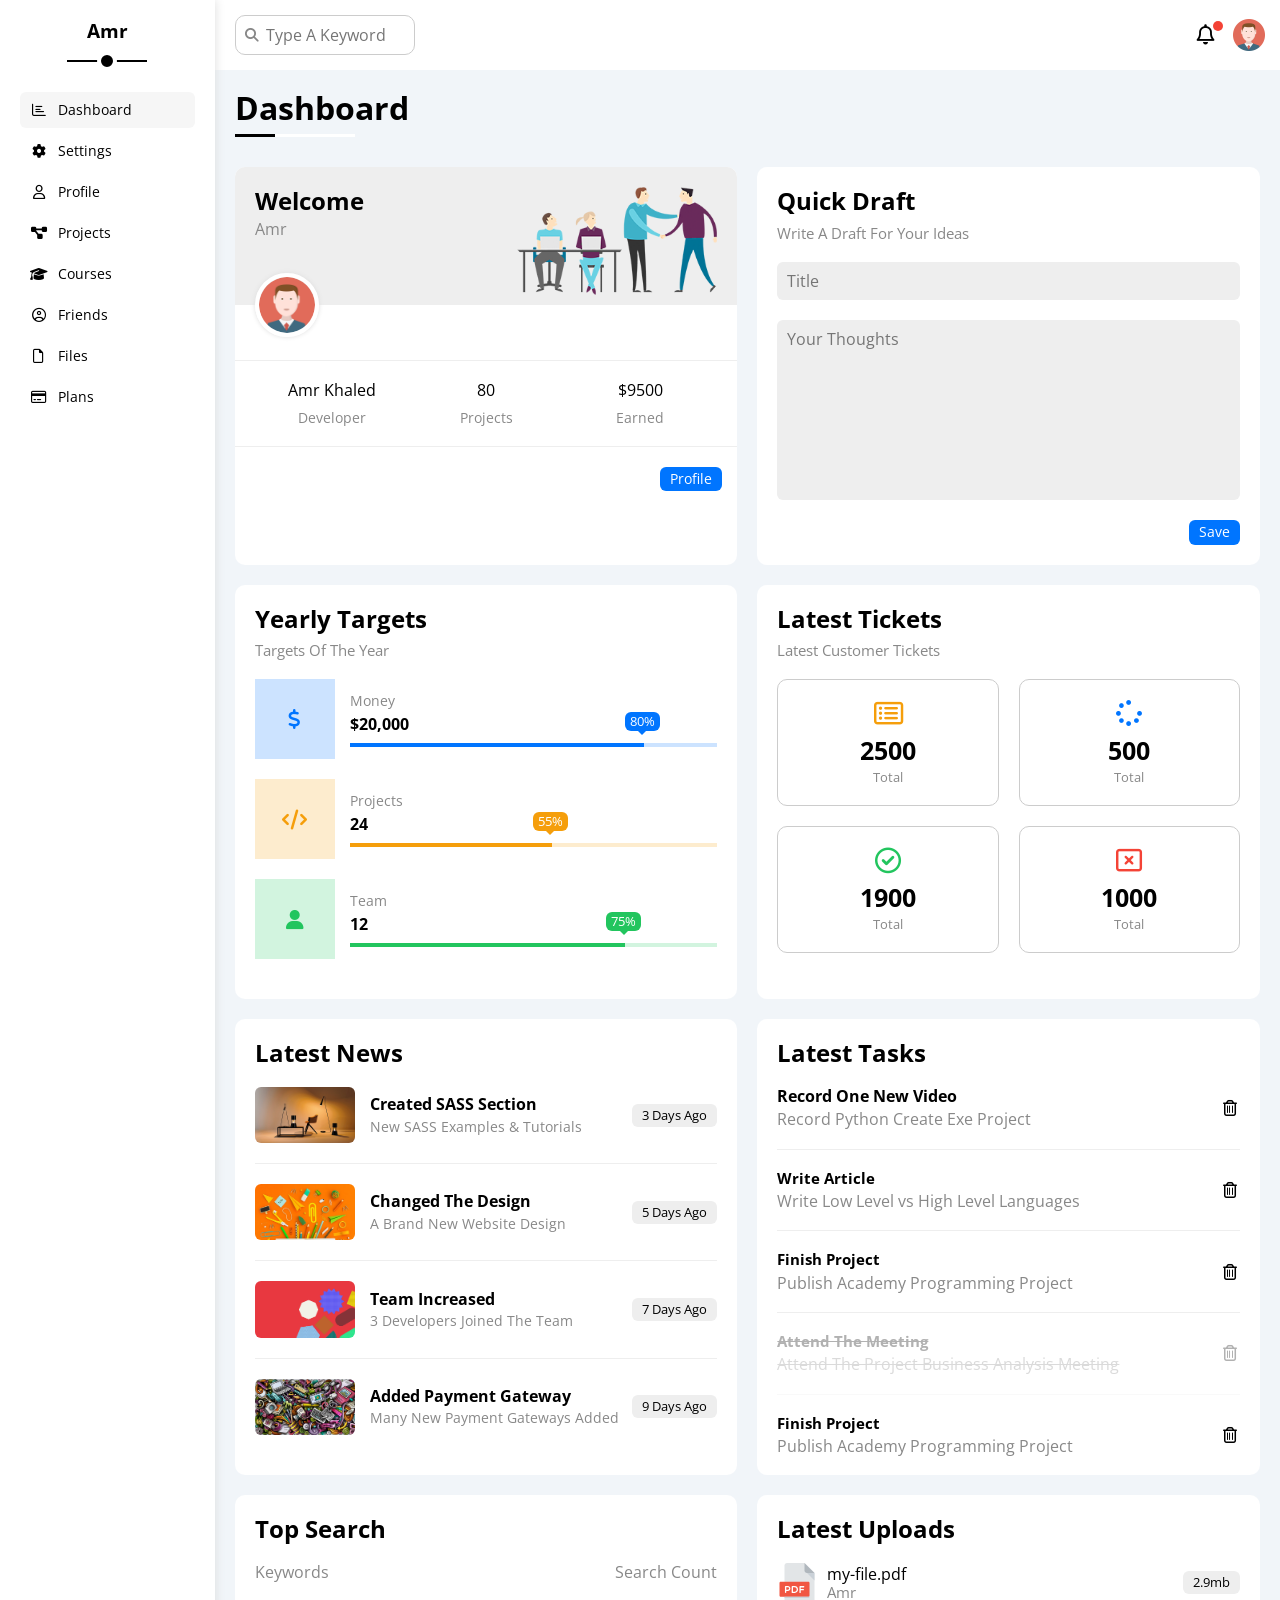
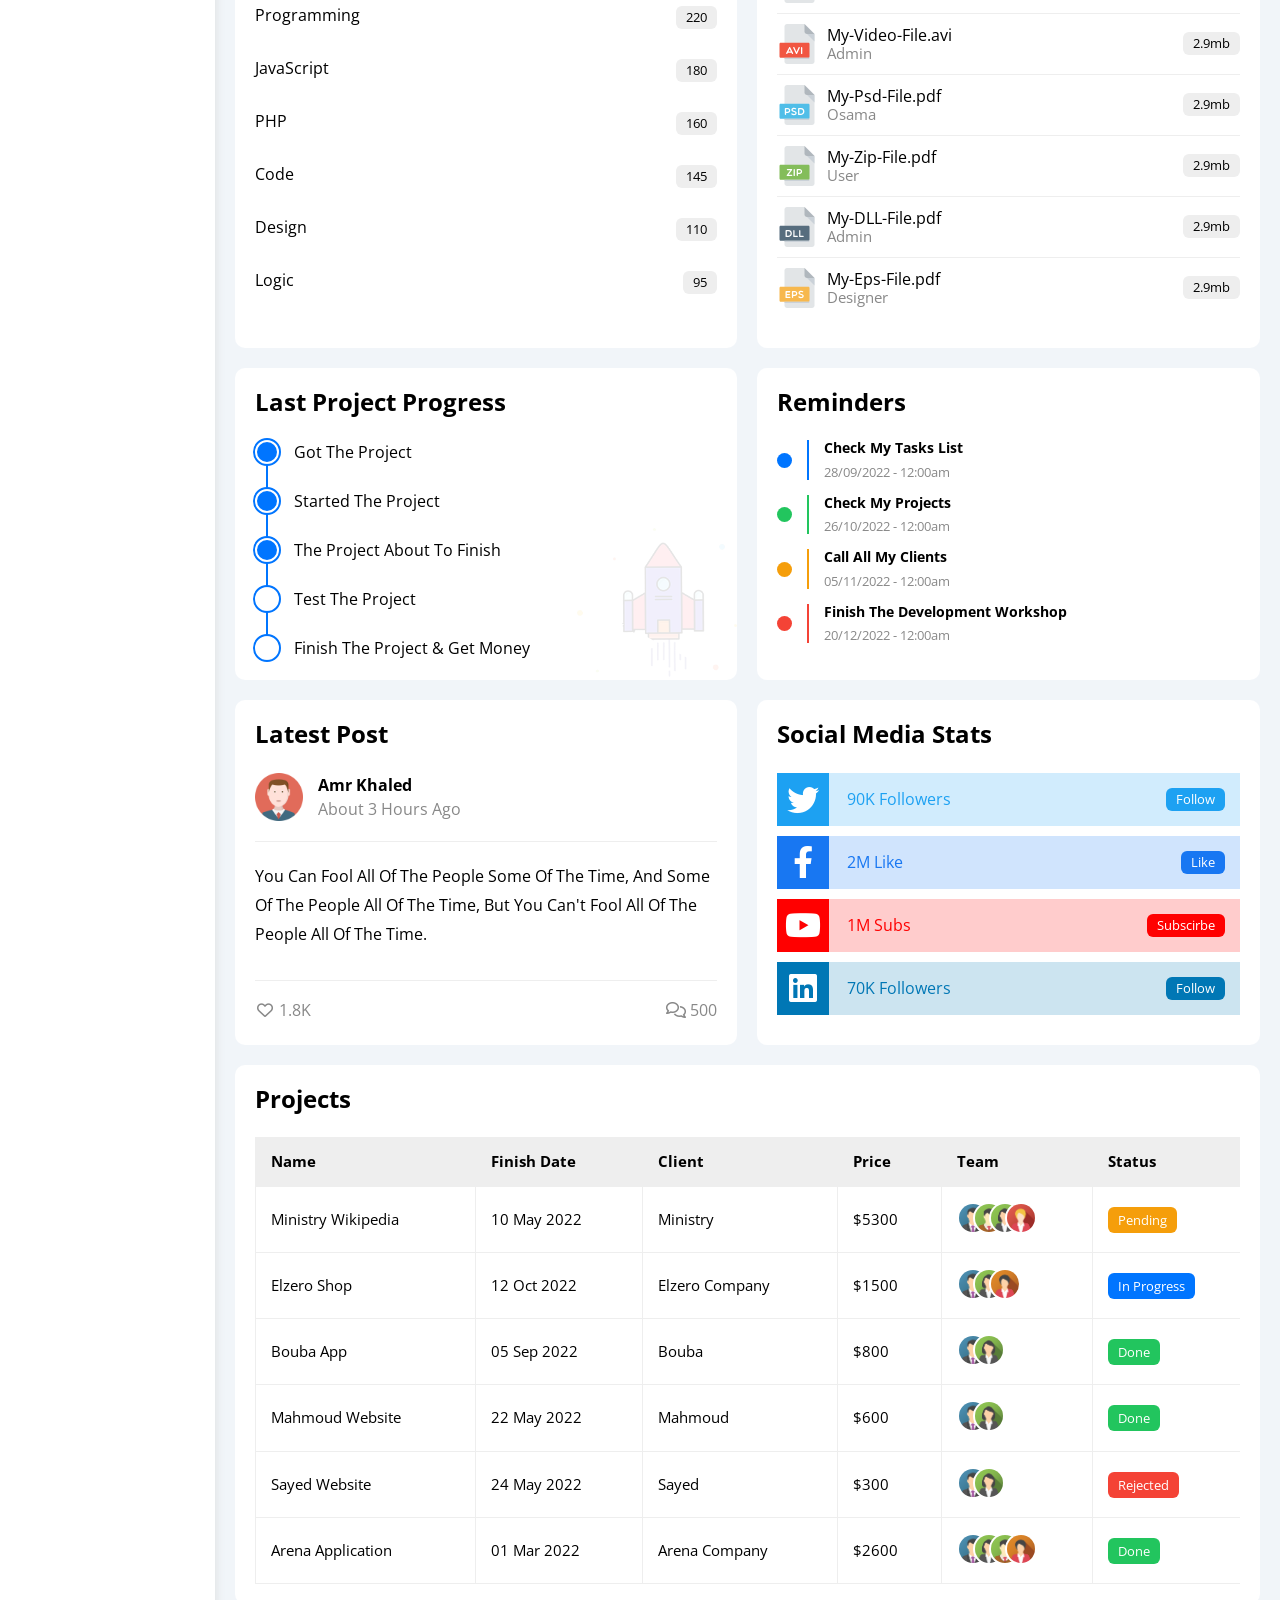
<file: index.html>
<!doctype html>
<html lang="en">
  <head>
    <meta charset="UTF-8" />
    <meta name="viewport" content="width=device-width, initial-scale=1.0" />
    <!-- Normalize CSS File -->
    <link rel="stylesheet" href="css/normalize.css" />
    <!--Framework CSS File -->
    <link rel="stylesheet" href="css/framework.css" />
    <!-- Main CSS File-->
    <link rel="stylesheet" href="css/style.css" />
    <!-- Font Awesome Library -->
    <link rel="stylesheet" href="css/all.min.css" />
    <!-- Google Fonts -->
    <link rel="preconnect" href="https://fonts.googleapis.com" />
    <link rel="preconnect" href="https://fonts.gstatic.com" crossorigin />
    <link
      href="https://fonts.googleapis.com/css2?family=Open+Sans:ital,wght@0,300..800;1,300..800&display=swap"
      rel="stylesheet"
    />
    <title>Dashboard</title>
  </head>
  <body>
    <div class="page d-flex">
      <div class="sidebar bg-white p-20 p-relative">
        <h3 class="p-relative txt-c mt-0">Amr</h3>
        <ul class="p-0 m-0 list-none">
          <li>
            <a
              class="active d-flex align-center p-10 fs-14 c-black rad-6"
              href="index.html"
            >
              <i class="fa-regular fa-chart-bar fa-fw"></i>
              <span class="fs-14 hide-mobile">Dashboard</span>
            </a>
          </li>
          <li>
            <a
              class="d-flex align-center fs-14 c-black rad-6 p-10"
              href="settings.html"
            >
              <i class="fa-solid fa-gear fa-fw"></i>
              <span class="fs-14 hide-mobile">Settings</span>
            </a>
          </li>
          <li>
            <a
              class="d-flex align-center fs-14 c-black rad-6 p-10"
              href="profile.html"
            >
              <i class="fa-regular fa-user fa-fw"></i>
              <span class="fs-14 hide-mobile">Profile</span>
            </a>
          </li>
          <li>
            <a
              class="d-flex align-center fs-14 c-black rad-6 p-10"
              href="projects.html"
            >
              <i class="fa-solid fa-diagram-project fa-fw"></i>
              <span class="fs-14 hide-mobile">Projects</span>
            </a>
          </li>
          <li>
            <a
              class="d-flex align-center fs-14 c-black rad-6 p-10"
              href="courses.html"
            >
              <i class="fa-solid fa-graduation-cap fa-fw"></i>
              <span class="fs-14 hide-mobile">Courses</span>
            </a>
          </li>
          <li>
            <a
              class="d-flex align-center fs-14 c-black rad-6 p-10"
              href="friends.html"
            >
              <i class="fa-regular fa-circle-user fa-fw"></i>
              <span class="fs-14 hide-mobile">Friends</span>
            </a>
          </li>
          <li>
            <a
              class="d-flex align-center fs-14 c-black rad-6 p-10"
              href="files.html"
            >
              <i class="fa-regular fa-file fa-fw"></i>
              <span class="fs-14 hide-mobile">Files</span>
            </a>
          </li>
          <li>
            <a
              class="d-flex align-center fs-14 c-black rad-6 p-10"
              href="plans.html"
            >
              <i class="fa-regular fa-credit-card fa-fw"></i>
              <span class="fs-14 hide-mobile">Plans</span>
            </a>
          </li>
        </ul>
      </div>
      <div class="content w-full">
        <!-- Start Head -->
        <div class="head bg-white p-15 between-flex">
          <div class="search p-relative">
            <input
              class="p-10 rad-10"
              type="search"
              placeholder="Type A Keyword"
            />
          </div>
          <div class="icons d-flex align-center">
            <span class="notification p-relative">
              <i class="fa-regular fa-bell fa-lg"></i>
            </span>
            <img src="imgs/avatar.png" alt="" />
          </div>
        </div>
        <h1 class="p-relative">Dashboard</h1>
        <!-- End Head -->
        <!-- Start Welcome Widget -->
        <div class="wrapper d-grid gap-20">
          <div class="welcome bg-white rad-10 txt-c-mobile block-mobile">
            <div class="intro p-20 d-flex space-between bg-eee">
              <div>
                <h2 class="m-0">Welcome</h2>
                <p class="c-grey mt-5">Amr</p>
              </div>
              <img class="hide-mobile" src="imgs/welcome.png" alt="" />
            </div>
            <img src="imgs/avatar.png" alt="" class="avatar" />
            <div class="body d-flex txt-c p-20 mt-20 mb-20">
              <div>
                Amr Khaled
                <span class="d-block c-grey fs-14 mt-10">Developer</span>
              </div>
              <div>
                80 <span class="d-block c-grey fs-14 mt-10">Projects</span>
              </div>
              <div>
                $9500 <span class="d-block c-grey fs-14 mt-10">Earned</span>
              </div>
            </div>
            <a
              href="profile.html"
              class="visit d-block fs-14 bg-blue c-white w-fit btn-shape"
              >Profile</a
            >
          </div>
          <!-- End Welcome Widget -->
          <!-- Start Quick Draft Widget -->
          <div class="quick-draft p-20 bg-white rad-10">
            <h2 class="mt-0 mb-10">Quick Draft</h2>
            <p class="mt-0 mb-20 c-grey fs-15">Write A Draft For Your Ideas</p>
            <form action="">
              <input
                class="d-block mb-20 w-full p-10 b-none bg-eee rad-6"
                type="text"
                placeholder="Title"
              />
              <textarea
                class="d-block mb-20 w-full p-10 b-none bg-eee rad-6"
                placeholder="Your Thoughts"
              ></textarea>
              <input
                class="save d-block w-fit bg-blue c-white b-none fs-14 btn-shape"
                type="submit"
                value="Save"
              />
            </form>
          </div>
          <!-- End Quick Draft Widget -->
          <!-- Start Targets -->
          <div class="targets p-20 bg-white rad-10">
            <h2 class="mt-0 mb-10">Yearly Targets</h2>
            <p class="mt-0 mb-20 c-grey fs-15">Targets Of The Year</p>
            <div class="target-row mb-20 blue d-flex align-center">
              <div class="icon center-flex">
                <i class="fa-solid fa-dollar-sign fa-lg c-blue"></i>
              </div>
              <div class="details">
                <span class="fs-14 c-grey">Money</span>
                <span class="d-block mt-5 mb-10 fw-bold">$20,000</span>
                <div class="progress p-relative">
                  <span class="bg-blue blue" style="width: 80%">
                    <span class="bg-blue c-white rad-6 fs-13">80%</span>
                  </span>
                </div>
              </div>
            </div>
            <div class="target-row mb-20 orange d-flex align-center">
              <div class="icon center-flex">
                <i class="fa-solid fa-code fa-lg c-orange"></i>
              </div>
              <div class="details">
                <span class="fs-14 c-grey">Projects</span>
                <span class="d-block mt-5 mb-10 fw-bold">24</span>
                <div class="progress p-relative">
                  <span class="bg-orange orange" style="width: 55%">
                    <span class="bg-orange c-white rad-6 fs-13">55%</span>
                  </span>
                </div>
              </div>
            </div>
            <div class="target-row mb-20 green d-flex align-center">
              <div class="icon center-flex">
                <i class="fa-solid fa-user fa-lg c-green"></i>
              </div>
              <div class="details">
                <span class="fs-14 c-grey">Team</span>
                <span class="d-block mt-5 mb-10 fw-bold">12</span>
                <div class="progress p-relative">
                  <span class="bg-green green" style="width: 75%">
                    <span class="bg-green c-white rad-6 fs-13">75%</span>
                  </span>
                </div>
              </div>
            </div>
          </div>
          <!-- End Targets -->
          <!-- Start Tickets Widget -->
          <div class="tickets p-20 bg-white rad-10">
            <h2 class="mt-0 mb-10">Latest Tickets</h2>
            <p class="mt-0 mb-20 c-grey fs-15">Latest Customer Tickets</p>
            <div class="d-flex txt-c gap-20 f-wrap fs-13 c-grey">
              <div class="box p-20 rad-10">
                <i
                  class="fa-regular fa-rectangle-list fa-2x mb-10 c-orange"
                ></i>
                <span class="d-block c-black fs-25 fw-bold mb-5">2500</span>
                Total
              </div>
              <div class="box p-20 rad-10">
                <i class="fa-solid fa-spinner fa-2x mb-10 c-blue"></i>
                <span class="d-block c-black fs-25 fw-bold mb-5">500</span>
                Total
              </div>
              <div class="box p-20 rad-10">
                <i class="fa-regular fa-circle-check fa-2x mb-10 c-green"></i>
                <span class="d-block c-black fs-25 fw-bold mb-5">1900</span>
                Total
              </div>
              <div class="box p-20 rad-10">
                <i class="fa-regular fa-rectangle-xmark fa-2x mb-10 c-red"></i>
                <span class="d-block c-black fs-25 fw-bold mb-5">1000</span>
                Total
              </div>
            </div>
          </div>
          <!-- End Tickets Widget -->
          <!-- Start Latest News Widget -->
          <div class="latest-news p-20 bg-white rad-10 txt-c-mobile">
            <h2 class="mt-0 mb-20">Latest News</h2>
            <div class="news-row d-flex align-center block-mobile">
              <img class="rad-6" src="imgs/news-01.png" alt="" />
              <div class="info">
                <h3 class="mt-0 mb-5 fs-16">Created SASS Section</h3>
                <p class="m-0 fs-14 c-grey">New SASS Examples & Tutorials</p>
              </div>
              <div class="label btn-shape bg-eee fs-13">3 Days Ago</div>
            </div>
            <div class="news-row d-flex align-center block-mobile">
              <img class="rad-6" src="imgs/news-02.png" alt="" />
              <div class="info">
                <h3 class="mt-0 mb-5 fs-16">Changed The Design</h3>
                <p class="m-0 fs-14 c-grey">A Brand New Website Design</p>
              </div>
              <div class="label btn-shape bg-eee fs-13">5 Days Ago</div>
            </div>
            <div class="news-row d-flex align-center block-mobile">
              <img class="rad-6" src="imgs/news-03.png" alt="" />
              <div class="info">
                <h3 class="mt-0 mb-5 fs-16">Team Increased</h3>
                <p class="m-0 fs-14 c-grey">3 Developers Joined The Team</p>
              </div>
              <div class="label btn-shape bg-eee fs-13">7 Days Ago</div>
            </div>
            <div class="news-row d-flex align-center block-mobile">
              <img class="rad-6" src="imgs/news-04.png" alt="" />
              <div class="info">
                <h3 class="mt-0 mb-5 fs-16">Added Payment Gateway</h3>
                <p class="m-0 fs-14 c-grey">Many New Payment Gateways Added</p>
              </div>
              <div class="label btn-shape bg-eee fs-13">9 Days Ago</div>
            </div>
          </div>
          <!-- End Latest News Widget -->
          <!-- Start Tasks -->
          <div class="tasks p-20 bg-white rad-10">
            <h2 class="mt-0 mb-20">Latest Tasks</h2>
            <div class="task-row between-flex block-mobile">
              <div class="info">
                <h3 class="mt-0 mb-5 fs-16">Record One New Video</h3>
                <p class="m-0 c-grey">Record Python Create Exe Project</p>
              </div>
              <i class="fa-regular fa-trash-can delete"></i>
            </div>
            <div class="task-row between-flex">
              <div class="info">
                <h3 class="mt-0 mb-5 fs-15">Write Article</h3>
                <p class="m-0 c-grey">
                  Write Low Level vs High Level Languages
                </p>
              </div>
              <i class="fa-regular fa-trash-can delete"></i>
            </div>
            <div class="task-row between-flex">
              <div class="info">
                <h3 class="mt-0 mb-5 fs-15">Finish Project</h3>
                <p class="m-0 c-grey">Publish Academy Programming Project</p>
              </div>
              <i class="fa-regular fa-trash-can delete"></i>
            </div>
            <div class="task-row between-flex done">
              <div class="info">
                <h3 class="mt-0 mb-5 fs-15">Attend The Meeting</h3>
                <p class="m-0 c-grey">
                  Attend The Project Business Analysis Meeting
                </p>
              </div>
              <i class="fa-regular fa-trash-can delete"></i>
            </div>
            <div class="task-row between-flex">
              <div class="info">
                <h3 class="mt-0 mb-5 fs-15">Finish Project</h3>
                <p class="m-0 c-grey">Publish Academy Programming Project</p>
              </div>
              <i class="fa-regular fa-trash-can delete"></i>
            </div>
          </div>
          <!-- End Tasks -->
          <!-- Start Top Search -->
          <div class="top-search p-20 bg-white rad-10">
            <h2 class="mt-0 mb-20">Top Search</h2>
            <div class="items-head d-flex space-between c-grey mb-10">
              <div>Keywords</div>
              <div>Search Count</div>
            </div>
            <div class="items d-flex space-between pt-15 pb-15">
              <span>Programming</span>
              <span class="bg-eee fs-13 btn-shape">220</span>
            </div>
            <div class="items d-flex space-between pt-15 pb-15">
              <span>JavaScript</span>
              <span class="bg-eee fs-13 btn-shape">180</span>
            </div>
            <div class="items d-flex space-between pt-15 pb-15">
              <span>PHP </span>
              <span class="bg-eee fs-13 btn-shape">160 </span>
            </div>
            <div class="items d-flex space-between pt-15 pb-15">
              <span>Code</span>
              <span class="bg-eee fs-13 btn-shape">145</span>
            </div>
            <div class="items d-flex space-between pt-15 pb-15">
              <span>Design</span>
              <span class="bg-eee fs-13 btn-shape">110</span>
            </div>
            <div class="items d-flex space-between pt-15 pb-15">
              <span>Logic</span>
              <span class="bg-eee fs-13 btn-shape">95</span>
            </div>
          </div>
          <!-- End Top Search -->
          <!-- Start Latest Uploads -->
          <div class="latest-uploads p-20 bg-white rad-10">
            <h2 class="mt-0 mb-20">Latest Uploads</h2>
            <ul class="m-0">
              <li class="between-flex pb-10 mb-10">
                <div class="d-flex align-center">
                  <img class="mr-10" src="imgs/pdf.svg" alt="" />
                  <div>
                    <span class="d-block">my-file.pdf</span>
                    <span class="fs-15 c-grey">Amr</span>
                  </div>
                </div>
                <div class="bg-eee fs-13 btn-shape">2.9mb</div>
              </li>
              <li class="between-flex pb-10 mb-10">
                <div class="d-flex align-center">
                  <img class="mr-10" src="imgs/avi.svg" alt="" />
                  <div>
                    <span class="d-block">My-Video-File.avi</span>
                    <span class="fs-15 c-grey">Admin</span>
                  </div>
                </div>
                <div class="bg-eee fs-13 btn-shape">2.9mb</div>
              </li>
              <li class="between-flex pb-10 mb-10">
                <div class="d-flex align-center">
                  <img class="mr-10" src="imgs/psd.svg" alt="" />
                  <div>
                    <span class="d-block">My-Psd-File.pdf</span>
                    <span class="fs-15 c-grey">Osama</span>
                  </div>
                </div>
                <div class="bg-eee fs-13 btn-shape">2.9mb</div>
              </li>
              <li class="between-flex pb-10 mb-10">
                <div class="d-flex align-center">
                  <img class="mr-10" src="imgs/zip.svg" alt="" />
                  <div>
                    <span class="d-block">My-Zip-File.pdf</span>
                    <span class="fs-15 c-grey">User</span>
                  </div>
                </div>
                <div class="bg-eee fs-13 btn-shape">2.9mb</div>
              </li>
              <li class="between-flex pb-10 mb-10">
                <div class="d-flex align-center">
                  <img class="mr-10" src="imgs/dll.svg" alt="" />
                  <div>
                    <span class="d-block">My-DLL-File.pdf</span>
                    <span class="fs-15 c-grey">Admin</span>
                  </div>
                </div>
                <div class="bg-eee fs-13 btn-shape">2.9mb</div>
              </li>
              <li class="between-flex pb-10 mb-10">
                <div class="d-flex align-center">
                  <img class="mr-10" src="imgs/eps.svg" alt="" />
                  <div>
                    <span class="d-block">My-Eps-File.pdf</span>
                    <span class="fs-15 c-grey">Designer</span>
                  </div>
                </div>
                <div class="bg-eee fs-13 btn-shape">2.9mb</div>
              </li>
            </ul>
          </div>
          <!-- End Latest Uploads -->
          <!-- Start Current Project -->
          <div class="current-project p-20 bg-white rad-10 p-relative">
            <h2 class="mt-0 mb-20">Last Project Progress</h2>
            <ul class="m-0 p-relative">
              <li class="mt-25 d-flex align-center done">Got The Project</li>
              <li class="mt-25 d-flex align-center done">
                Started The Project
              </li>
              <li class="mt-25 d-flex align-center done">
                The Project About To Finish
              </li>
              <li class="mt-25 d-flex align-center current">
                Test The Project
              </li>
              <li class="mt-25 d-flex align-center">
                Finish The Project & Get Money
              </li>
            </ul>
            <img
              class="launch-icon hide-mobile"
              src="imgs/project.png"
              alt=""
            />
          </div>
          <!-- End Current Project -->
          <!-- Start Reminders -->
          <div class="reminders p-20 bg-white rad-10">
            <h2 class="mt-0 mb-25">Reminders</h2>
            <ul class="m-0">
              <li class="d-flex align-center mt-15">
                <span class="key d-block bg-blue mr-15 rad-half"></span>
                <div class="pl-15 blue">
                  <p class="fs-14 fw-bold mt-0 mb-5">Check My Tasks List</p>
                  <span class="fs-13 c-grey">28/09/2022 - 12:00am</span>
                </div>
              </li>
              <li class="d-flex align-center mt-15">
                <span class="key d-block bg-green mr-15 rad-half"></span>
                <div class="pl-15 green">
                  <p class="fs-14 fw-bold mt-0 mb-5">Check My Projects</p>
                  <span class="fs-13 c-grey">26/10/2022 - 12:00am</span>
                </div>
              </li>
              <li class="d-flex align-center mt-15">
                <span class="key d-block bg-orange mr-15 rad-half"></span>
                <div class="pl-15 orange">
                  <p class="fs-14 fw-bold mt-0 mb-5">Call All My Clients</p>
                  <span class="fs-13 c-grey">05/11/2022 - 12:00am</span>
                </div>
              </li>
              <li class="d-flex align-center mt-15">
                <span class="key d-block bg-red mr-15 rad-half"></span>
                <div class="pl-15 red">
                  <p class="fs-14 fw-bold mt-0 mb-5">
                    Finish The Development Workshop
                  </p>
                  <span class="fs-13 c-grey">20/12/2022 - 12:00am</span>
                </div>
              </li>
            </ul>
          </div>
          <!-- End Reminders -->
          <!-- Start Latest Post -->
          <div class="latest-post p-20 bg-white rad-10">
            <h2 class="mt-0 mb-25">Latest Post</h2>
            <div class="top d-flex align-center">
              <img class="avatar mr-15" src="imgs/avatar.png" alt="" />
              <div class="info">
                <span class="d-block mb-5 fw-bold">Amr Khaled</span>
                <span class="c-grey">About 3 Hours Ago</span>
              </div>
            </div>
            <div class="post-content txt-c-mobile pt-20 pb-20 mt-20 mb-20">
              You can fool all of the people some of the time, and some of the
              people all of the time, but you can't fool all of the people all
              of the time.
            </div>
            <div class="post-stats between-flex c-grey">
              <div>
                <i class="fa-regular fa-heart"></i>
                <span>1.8K</span>
              </div>
              <div>
                <i class="fa-regular fa-comments"></i>
                <span>500</span>
              </div>
            </div>
          </div>
          <!-- End Latest Post -->
          <!-- Start Social Media Widget -->
          <div class="social-media p-20 bg-white rad-10">
            <h2 class="mt-0 mb-25">Social Media Stats</h2>
            <div class="box twitter p-15 p-relative mb-10 between-flex">
              <i
                class="fa-brands fa-twitter fa-2x h-full c-white center-flex"
              ></i>
              <span>90K Followers</span>
              <a class="fs-13 c-white btn-shape" href="#">Follow</a>
            </div>
            <div class="box facebook p-15 p-relative mb-10 between-flex">
              <i
                class="fa-brands fa-facebook-f fa-2x h-full c-white center-flex"
              ></i>
              <span>2M Like</span>
              <a class="fs-13 c-white btn-shape" href="#">Like</a>
            </div>
            <div class="box youtube p-15 p-relative mb-10 between-flex">
              <i
                class="fa-brands fa-youtube fa-2x h-full c-white center-flex"
              ></i>
              <span>1M Subs</span>
              <a class="fs-13 c-white btn-shape" href="#">Subscirbe</a>
            </div>
            <div class="box linkedin p-15 p-relative mb-10 between-flex">
              <i
                class="fa-brands fa-linkedin fa-2x h-full c-white center-flex"
              ></i>
              <span>70K Followers </span>
              <a class="fs-13 c-white btn-shape" href="#">Follow</a>
            </div>
          </div>
          <!-- End Social Media Widget -->
          <!-- Start Projects Table -->
          <div class="projects-table p-20 bg-white rad-10">
            <h2 class="mt-0 mb-25">Projects</h2>
            <div class="responsive-table">
              <table class="fs-15 w-full">
                <thead class="bg-eee fw-bold">
                  <tr>
                    <td>Name</td>
                    <td>Finish Date</td>
                    <td>Client</td>
                    <td>Price</td>
                    <td>Team</td>
                    <td>Status</td>
                  </tr>
                </thead>
                <tbody>
                  <tr>
                    <td>Ministry Wikipedia</td>
                    <td>10 May 2022</td>
                    <td>Ministry</td>
                    <td>$5300</td>
                    <td>
                      <img src="imgs/team-01.png" alt="" srcset="" />
                      <img src="imgs/team-03.png" alt="" srcset="" />
                      <img src="imgs/team-02.png" alt="" srcset="" />
                      <img src="imgs/team-05.png" alt="" srcset="" />
                    </td>
                    <td>
                      <a class="fs-13 c-white bg-orange btn-shape" href="#"
                        >Pending</a
                      >
                    </td>
                  </tr>
                  <tr>
                    <td>Elzero Shop</td>
                    <td>12 Oct 2022</td>
                    <td>Elzero Company</td>
                    <td>$1500</td>
                    <td>
                      <img src="imgs/team-01.png" alt="" srcset="" />
                      <img src="imgs/team-02.png" alt="" srcset="" />
                      <img src="imgs/team-04.png" alt="" srcset="" />
                    </td>
                    <td>
                      <a class="fs-13 c-white bg-blue btn-shape" href="#"
                        >In Progress</a
                      >
                    </td>
                  </tr>
                  <tr>
                    <td>Bouba App</td>
                    <td>05 Sep 2022</td>
                    <td>Bouba</td>
                    <td>$800</td>
                    <td>
                      <img src="imgs/team-01.png" alt="" srcset="" />
                      <img src="imgs/team-02.png" alt="" srcset="" />
                    </td>
                    <td>
                      <a class="fs-13 c-white bg-green btn-shape" href="#"
                        >Done</a
                      >
                    </td>
                  </tr>
                  <tr>
                    <td>Mahmoud Website</td>
                    <td>22 May 2022</td>
                    <td>Mahmoud</td>
                    <td>$600</td>
                    <td>
                      <img src="imgs/team-01.png" alt="" srcset="" />
                      <img src="imgs/team-02.png" alt="" srcset="" />
                    </td>
                    <td>
                      <a class="fs-13 c-white bg-green btn-shape" href="#"
                        >Done</a
                      >
                    </td>
                  </tr>
                  <tr>
                    <td>Sayed Website</td>
                    <td>24 May 2022</td>
                    <td>Sayed</td>
                    <td>$300</td>
                    <td>
                      <img src="imgs/team-01.png" alt="" srcset="" />
                      <img src="imgs/team-02.png" alt="" srcset="" />
                    </td>
                    <td>
                      <a class="fs-13 c-white bg-red btn-shape" href="#"
                        >Rejected</a
                      >
                    </td>
                  </tr>
                  <tr>
                    <td>Arena Application</td>
                    <td>01 Mar 2022</td>
                    <td>Arena Company</td>
                    <td>$2600</td>
                    <td>
                      <img src="imgs/team-01.png" alt="" srcset="" />
                      <img src="imgs/team-02.png" alt="" srcset="" />
                      <img src="imgs/team-03.png" alt="" srcset="" />
                      <img src="imgs/team-04.png" alt="" srcset="" />
                    </td>
                    <td>
                      <a class="fs-13 c-white bg-green btn-shape" href="#"
                        >Done</a
                      >
                    </td>
                  </tr>
                </tbody>
              </table>
            </div>
          </div>
          <!-- End Projects Table -->
        </div>
      </div>
    </div>
  </body>
</html>
</file>
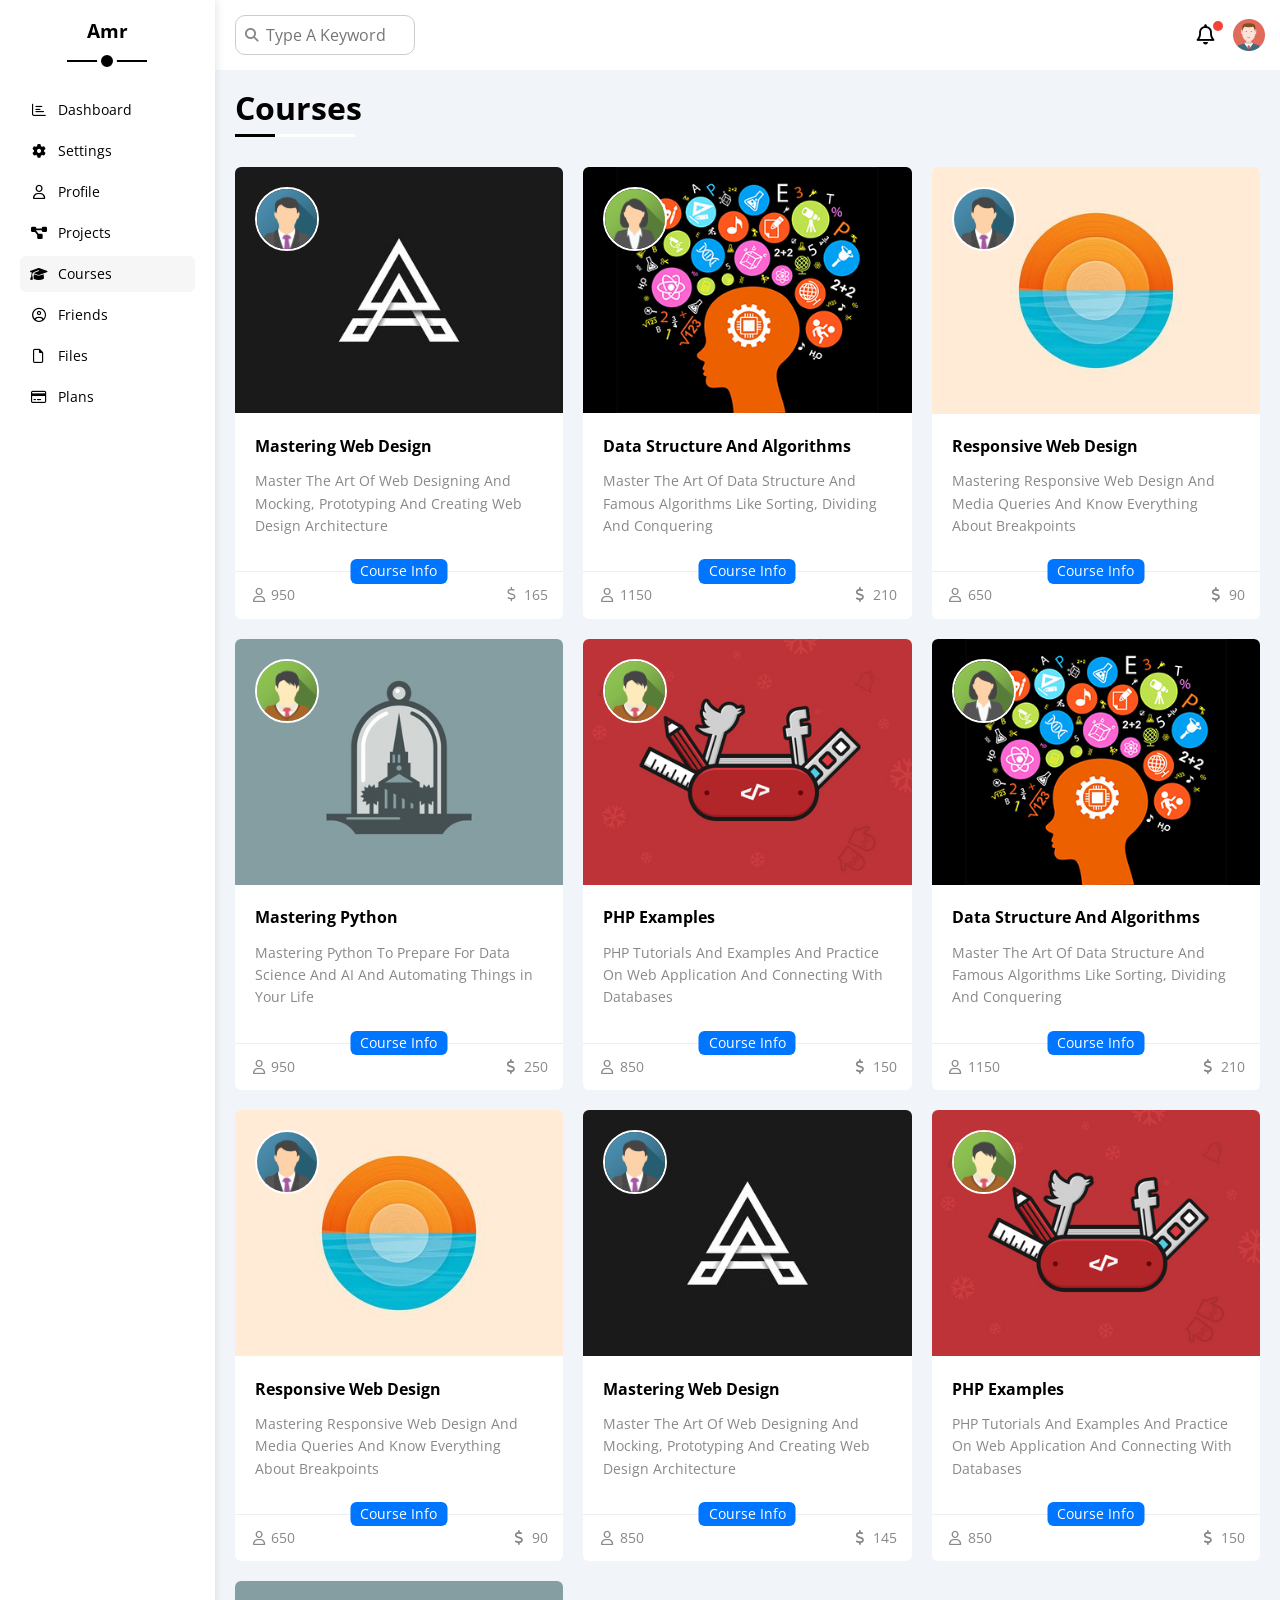
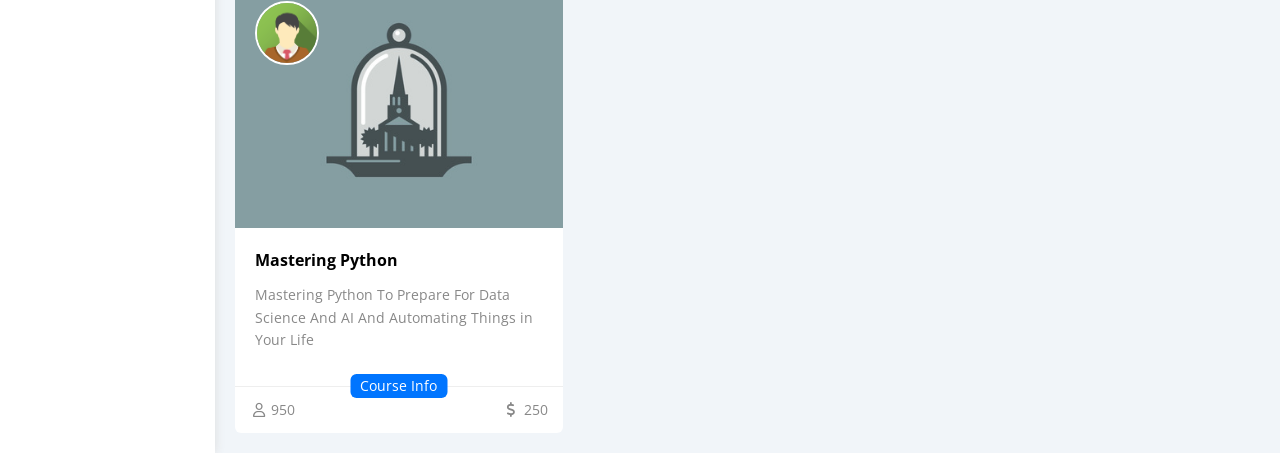
<file: courses.html>
<!doctype html>
<html lang="en">
  <head>
    <meta charset="UTF-8" />
    <meta name="viewport" content="width=device-width, initial-scale=1.0" />
    <title>Courses</title>
    <link rel="stylesheet" href="css/normalize.css" />
    <link rel="stylesheet" href="css/framework.css" />
    <link rel="stylesheet" href="css/style.css" />
    <link rel="stylesheet" href="css/all.min.css" />
    <link rel="preconnect" href="https://fonts.googleapis.com" />
    <link rel="preconnect" href="https://fonts.gstatic.com" crossorigin />
    <link
      href="https://fonts.googleapis.com/css2?family=Open+Sans:ital,wght@0,300..800;1,300..800&display=swap"
      rel="stylesheet"
    />
  </head>
  <body>
    <div class="page d-flex">
      <div class="sidebar bg-white p-20 p-relative">
        <h3 class="p-relative txt-c mt-0">Amr</h3>
        <ul class="p-0 m-0 list-none">
          <li>
            <a
              class="d-flex align-center p-10 fs-14 c-black rad-6"
              href="index.html"
            >
              <i class="fa-regular fa-chart-bar fa-fw"></i>
              <span class="fs-14 hide-mobile">Dashboard</span>
            </a>
          </li>
          <li>
            <a
              class="d-flex align-center fs-14 c-black rad-6 p-10"
              href="settings.html"
            >
              <i class="fa-solid fa-gear fa-fw"></i>
              <span class="fs-14 hide-mobile">Settings</span>
            </a>
          </li>
          <li>
            <a
              class="d-flex align-center fs-14 c-black rad-6 p-10"
              href="profile.html"
            >
              <i class="fa-regular fa-user fa-fw"></i>
              <span class="fs-14 hide-mobile">Profile</span>
            </a>
          </li>
          <li>
            <a
              class="d-flex align-center fs-14 c-black rad-6 p-10"
              href="projects.html"
            >
              <i class="fa-solid fa-diagram-project fa-fw"></i>
              <span class="fs-14 hide-mobile">Projects</span>
            </a>
          </li>
          <li>
            <a
              class="active d-flex align-center fs-14 c-black rad-6 p-10"
              href="courses.html"
            >
              <i class="fa-solid fa-graduation-cap fa-fw"></i>
              <span class="fs-14 hide-mobile">Courses</span>
            </a>
          </li>
          <li>
            <a
              class="d-flex align-center fs-14 c-black rad-6 p-10"
              href="friends.html"
            >
              <i class="fa-regular fa-circle-user fa-fw"></i>
              <span class="fs-14 hide-mobile">Friends</span>
            </a>
          </li>
          <li>
            <a
              class="d-flex align-center fs-14 c-black rad-6 p-10"
              href="files.html"
            >
              <i class="fa-regular fa-file fa-fw"></i>
              <span class="fs-14 hide-mobile">Files</span>
            </a>
          </li>
          <li>
            <a
              class="d-flex align-center fs-14 c-black rad-6 p-10"
              href="plans.html"
            >
              <i class="fa-regular fa-credit-card fa-fw"></i>
              <span class="fs-14 hide-mobile">Plans</span>
            </a>
          </li>
        </ul>
      </div>
      <div class="content w-full">
        <div class="head bg-white p-15 between-flex">
          <div class="search p-relative">
            <input
              class="p-10 rad-10"
              type="search"
              placeholder="Type A Keyword"
            />
          </div>
          <div class="icons d-flex align-center">
            <span class="notification p-relative">
              <i class="fa-regular fa-bell fa-lg"></i>
            </span>
            <img src="imgs/avatar.png" alt="avatar" />
          </div>
        </div>
        <h1 class="p-relative">Courses</h1>
        <div class="courses d-grid m-20 gap-20">
          <div class="course rad-6 bg-white p-relative">
            <img src="imgs/course-01.jpg" alt="course-image" class="cover" />
            <img
              src="imgs/team-01.png"
              alt="instructor-image"
              class="instructor"
            />
            <div class="p-20">
              <h4 class="m-0">Mastering Web Design</h4>
              <p class="description c-grey mt-15 fs-14">
                Master The Art Of Web Designing And Mocking, Prototyping And
                Creating Web Design Architecture
              </p>
            </div>
            <div class="info p-15 p-relative between-flex fs-13">
              <span class="title bg-blue c-white btn-shape fs-14">Course Info</span>
              <span class="c-grey fs-14"><i class="fa-regular fa-user"></i> 950</span>
              <span class="c-grey fs-14"
                ><i class="fa-regular fa-dollar-sign"></i> 165</span
              >
            </div>
          </div>
          <div class="course bg-white rad-6 p-relative">
            <img
              decoding="async"
              class="cover"
              src="imgs/course-02.jpg"
              alt=""
            />
            <img
              decoding="async"
              class="instructor"
              src="imgs/team-02.png"
              alt=""
            />
            <div class="p-20">
              <h4 class="m-0">Data Structure And Algorithms</h4>
              <p class="description c-grey mt-15 fs-14">
                Master The Art Of Data Structure And Famous Algorithms Like
                Sorting, Dividing And Conquering
              </p>
            </div>
            <div class="info p-15 p-relative between-flex">
              <span class="title bg-blue c-white btn-shape fs-14">Course Info</span>
              <span class="c-grey fs-14"
                ><i class="fa-regular fa-user"></i> 1150</span
              >
              <span class="c-grey fs-14"
                ><i class="fa-solid fa-dollar-sign"></i> 210</span
              >
            </div>
          </div>
          <div class="course bg-white rad-6 p-relative">
            <img
              decoding="async"
              class="cover"
              src="imgs/course-03.jpg"
              alt=""
            />
            <img
              decoding="async"
              class="instructor"
              src="imgs/team-01.png"
              alt=""
            />
            <div class="p-20">
              <h4 class="m-0">Responsive Web Design</h4>
              <p class="description c-grey mt-15 fs-14">
                Mastering Responsive Web Design And Media Queries And Know
                Everything About Breakpoints
              </p>
            </div>
            <div class="info p-15 p-relative between-flex">
              <span class="title bg-blue c-white btn-shape fs-14">Course Info</span>
              <span class="c-grey fs-14"><i class="fa-regular fa-user"></i> 650</span>
              <span class="c-grey fs-14"
                ><i class="fa-solid fa-dollar-sign"></i> 90</span
              >
            </div>
          </div>
          <div class="course bg-white rad-6 p-relative">
            <img
              decoding="async"
              class="cover"
              src="imgs/course-04.jpg"
              alt=""
            />
            <img
              decoding="async"
              class="instructor"
              src="imgs/team-03.png"
              alt=""
            />
            <div class="p-20">
              <h4 class="m-0">Mastering Python</h4>
              <p class="description c-grey mt-15 fs-14">
                Mastering Python To Prepare For Data Science And AI And
                Automating Things in Your Life
              </p>
            </div>
            <div class="info p-15 p-relative between-flex">
              <span class="title bg-blue c-white btn-shape fs-14">Course Info</span>
              <span class="c-grey fs-14"><i class="fa-regular fa-user"></i> 950</span>
              <span class="c-grey fs-14"
                ><i class="fa-solid fa-dollar-sign"></i> 250</span
              >
            </div>
          </div>
          <div class="course bg-white rad-6 p-relative">
            <img
              decoding="async"
              class="cover"
              src="imgs/course-05.jpg"
              alt=""
            />
            <img
              decoding="async"
              class="instructor"
              src="imgs/team-03.png"
              alt=""
            />
            <div class="p-20">
              <h4 class="m-0">PHP Examples</h4>
              <p class="description c-grey mt-15 fs-14">
                PHP Tutorials And Examples And Practice On Web Application And
                Connecting With Databases
              </p>
            </div>
            <div class="info p-15 p-relative between-flex">
              <span class="title bg-blue c-white btn-shape fs-14">Course Info</span>
              <span class="c-grey fs-14"><i class="fa-regular fa-user"></i> 850</span>
              <span class="c-grey fs-14"
                ><i class="fa-solid fa-dollar-sign"></i> 150</span
              >
            </div>
          </div>
          <div class="course bg-white rad-6 p-relative">
            <img
              decoding="async"
              class="cover"
              src="imgs/course-02.jpg"
              alt=""
            />
            <img
              decoding="async"
              class="instructor"
              src="imgs/team-02.png"
              alt=""
            />
            <div class="p-20">
              <h4 class="m-0">Data Structure And Algorithms</h4>
              <p class="description c-grey mt-15 fs-14">
                Master The Art Of Data Structure And Famous Algorithms Like
                Sorting, Dividing And Conquering
              </p>
            </div>
            <div class="info p-15 p-relative between-flex">
              <span class="title bg-blue c-white btn-shape fs-14">Course Info</span>
              <span class="c-grey fs-14"
                ><i class="fa-regular fa-user"></i> 1150</span
              >
              <span class="c-grey fs-14"
                ><i class="fa-solid fa-dollar-sign"></i> 210</span
              >
            </div>
          </div>
          <div class="course bg-white rad-6 p-relative">
            <img
              decoding="async"
              class="cover"
              src="imgs/course-03.jpg"
              alt=""
            />
            <img
              decoding="async"
              class="instructor"
              src="imgs/team-01.png"
              alt=""
            />
            <div class="p-20">
              <h4 class="m-0">Responsive Web Design</h4>
              <p class="description c-grey mt-15 fs-14">
                Mastering Responsive Web Design And Media Queries And Know
                Everything About Breakpoints
              </p>
            </div>
            <div class="info p-15 p-relative between-flex">
              <span class="title bg-blue c-white btn-shape fs-14">Course Info</span>
              <span class="c-grey fs-14"><i class="fa-regular fa-user"></i> 650</span>
              <span class="c-grey fs-14"
                ><i class="fa-solid fa-dollar-sign"></i> 90</span
              >
            </div>
          </div>
          <div class="course bg-white rad-6 p-relative">
            <img
              decoding="async"
              class="cover"
              src="imgs/course-01.jpg"
              alt=""
            />
            <img
              decoding="async"
              class="instructor"
              src="imgs/team-01.png"
              alt=""
            />
            <div class="p-20">
              <h4 class="m-0">Mastering Web Design</h4>
              <p class="description c-grey mt-15 fs-14">
                Master The Art Of Web Designing And Mocking, Prototyping And
                Creating Web Design Architecture
              </p>
            </div>
            <div class="info p-15 p-relative between-flex">
              <span class="title bg-blue c-white btn-shape fs-14">Course Info</span>
              <span class="c-grey fs-14"><i class="fa-regular fa-user"></i> 850</span>
              <span class="c-grey fs-14"
                ><i class="fa-solid fa-dollar-sign"></i> 145</span
              >
            </div>
          </div>
          <div class="course bg-white rad-6 p-relative">
            <img
              decoding="async"
              class="cover"
              src="imgs/course-05.jpg"
              alt=""
            />
            <img
              decoding="async"
              class="instructor"
              src="imgs/team-03.png"
              alt=""
            />
            <div class="p-20">
              <h4 class="m-0">PHP Examples</h4>
              <p class="description c-grey mt-15 fs-14">
                PHP Tutorials And Examples And Practice On Web Application And
                Connecting With Databases
              </p>
            </div>
            <div class="info p-15 p-relative between-flex">
              <span class="title bg-blue c-white btn-shape fs-14">Course Info</span>
              <span class="c-grey fs-14"><i class="fa-regular fa-user"></i> 850</span>
              <span class="c-grey fs-14"
                ><i class="fa-solid fa-dollar-sign"></i> 150</span
              >
            </div>
          </div>
          <div class="course bg-white rad-6 p-relative">
            <img
              decoding="async"
              class="cover"
              src="imgs/course-04.jpg"
              alt=""
            />
            <img
              decoding="async"
              class="instructor"
              src="imgs/team-03.png"
              alt=""
            />
            <div class="p-20">
              <h4 class="m-0">Mastering Python</h4>
              <p class="description c-grey mt-15 fs-14">
                Mastering Python To Prepare For Data Science And AI And
                Automating Things in Your Life
              </p>
            </div>
            <div class="info p-15 p-relative between-flex">
              <span class="title bg-blue c-white btn-shape fs-14">Course Info</span>
              <span class="c-grey fs-14"><i class="fa-regular fa-user"></i> 950</span>
              <span class="c-grey fs-14"
                ><i class="fa-solid fa-dollar-sign"></i> 250</span
              >
            </div>
          </div>
        </div>
      </div>
    </div>
  </body>
</html>
</file>
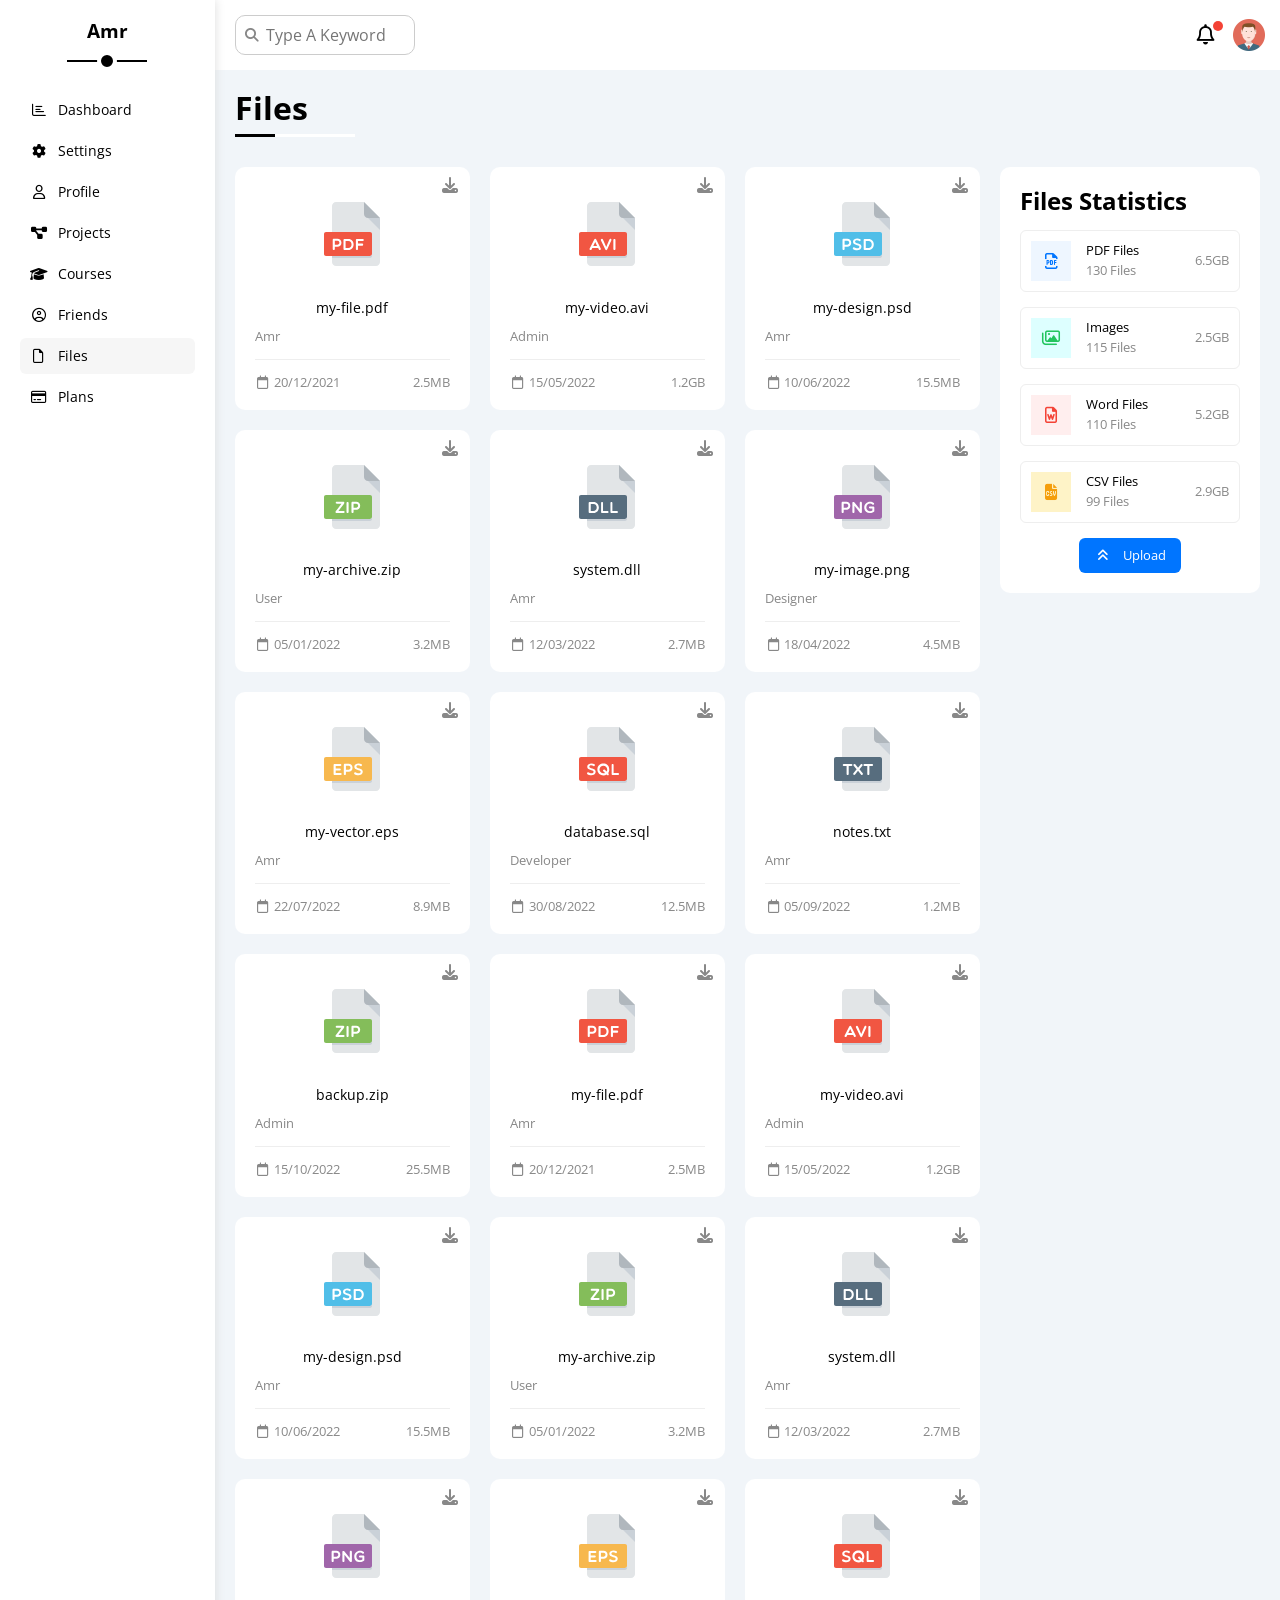
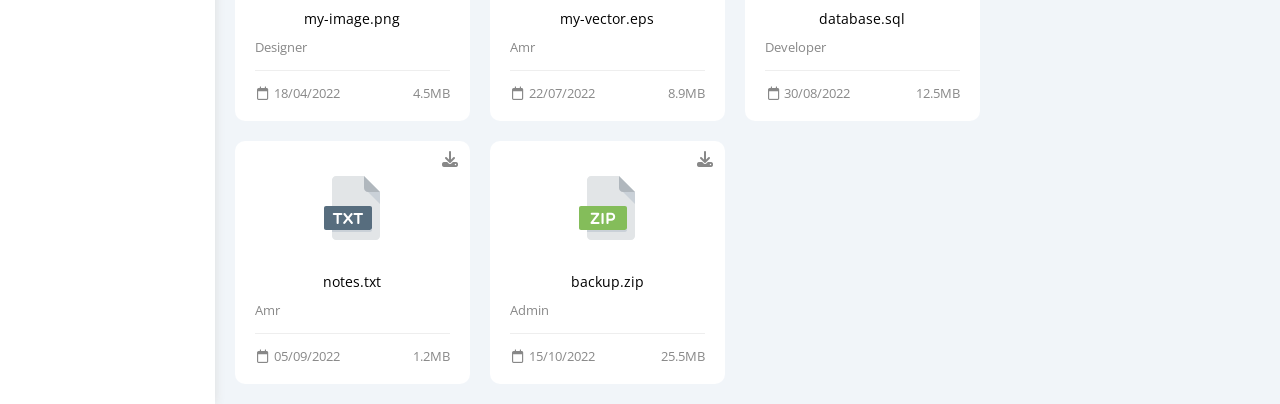
<file: files.html>
<!doctype html>
<html lang="en">
  <head>
    <meta charset="UTF-8" />
    <meta name="viewport" content="width=device-width, initial-scale=1.0" />
    <title>Files</title>
    <link rel="stylesheet" href="css/normalize.css" />
    <link rel="stylesheet" href="css/framework.css" />
    <link rel="stylesheet" href="css/style.css" />
    <link rel="stylesheet" href="css/all.min.css" />
    <link rel="preconnect" href="https://fonts.googleapis.com" />
    <link rel="preconnect" href="https://fonts.gstatic.com" crossorigin />
    <link
      href="https://fonts.googleapis.com/css2?family=Open+Sans:ital,wght@0,300..800;1,300..800&display=swap"
      rel="stylesheet"
    />
  </head>
  <body>
    <div class="page d-flex">
      <div class="sidebar bg-white p-20 p-relative">
        <h3 class="p-relative txt-c mt-0">Amr</h3>
        <ul class="p-0 m-0 list-none">
          <li>
            <a
              class="d-flex align-center p-10 fs-14 c-black rad-6"
              href="index.html"
            >
              <i class="fa-regular fa-chart-bar fa-fw"></i>
              <span class="fs-14 hide-mobile">Dashboard</span>
            </a>
          </li>
          <li>
            <a
              class="d-flex align-center fs-14 c-black rad-6 p-10"
              href="settings.html"
            >
              <i class="fa-solid fa-gear fa-fw"></i>
              <span class="fs-14 hide-mobile">Settings</span>
            </a>
          </li>
          <li>
            <a
              class="d-flex align-center fs-14 c-black rad-6 p-10"
              href="profile.html"
            >
              <i class="fa-regular fa-user fa-fw"></i>
              <span class="fs-14 hide-mobile">Profile</span>
            </a>
          </li>
          <li>
            <a
              class="d-flex align-center fs-14 c-black rad-6 p-10"
              href="projects.html"
            >
              <i class="fa-solid fa-diagram-project fa-fw"></i>
              <span class="fs-14 hide-mobile">Projects</span>
            </a>
          </li>
          <li>
            <a
              class="d-flex align-center fs-14 c-black rad-6 p-10"
              href="courses.html"
            >
              <i class="fa-solid fa-graduation-cap fa-fw"></i>
              <span class="fs-14 hide-mobile">Courses</span>
            </a>
          </li>
          <li>
            <a
              class="d-flex align-center fs-14 c-black rad-6 p-10"
              href="friends.html"
            >
              <i class="fa-regular fa-circle-user fa-fw"></i>
              <span class="fs-14 hide-mobile">Friends</span>
            </a>
          </li>
          <li>
            <a
              class="active d-flex align-center fs-14 c-black rad-6 p-10"
              href="files.html"
            >
              <i class="fa-regular fa-file fa-fw"></i>
              <span class="fs-14 hide-mobile">Files</span>
            </a>
          </li>
          <li>
            <a
              class="d-flex align-center fs-14 c-black rad-6 p-10"
              href="plans.html"
            >
              <i class="fa-regular fa-credit-card fa-fw"></i>
              <span class="fs-14 hide-mobile">Plans</span>
            </a>
          </li>
        </ul>
      </div>
      <div class="content w-full">
        <!-- Start Head -->
        <div class="head bg-white p-15 between-flex">
          <div class="search p-relative">
            <input
              class="p-10 rad-10"
              type="search"
              placeholder="Type A Keyword"
            />
          </div>
          <div class="icons d-flex align-center">
            <span class="notification p-relative">
              <i class="fa-regular fa-bell fa-lg"></i>
            </span>
            <img src="imgs/avatar.png" alt="" />
          </div>
        </div>
        <!-- End Head -->
        <h1 class="p-relative">Files</h1>
        <div class="files-page d-flex m-20 gap-20">
          <div class="files-stats p-20 bg-white rad-10">
            <h2 class="mt-0 mb-15 txt-c-mobile">Files Statistics</h2>
            <div class="d-flex align-center border-eee rad-6 p-10 mb-15 fs-13">
              <i
                class="fa-regular fa-file-pdf fa-fw fa-lg blue center-flex c-blue icon"
              ></i>
              <div class="info">
                <span>PDF Files</span>
                <span class="c-grey d-block mt-5">130 Files</span>
              </div>
              <div class="size c-grey">6.5GB</div>
            </div>
            <div class="d-flex align-center border-eee rad-6 p-10 mb-15 fs-13">
              <i
                class="fa-regular fa-images fa-fw fa-lg green center-flex c-green icon"
              ></i>
              <div class="info">
                <span>Images</span>
                <span class="c-grey d-block mt-5">115 Files</span>
              </div>
              <div class="size c-grey">2.5GB</div>
            </div>
            <div class="d-flex align-center border-eee rad-6 p-10 mb-15 fs-13">
              <i
                class="fa-regular fa-file-word fa-fw fa-lg red center-flex c-red icon"
              ></i>
              <div class="info">
                <span>Word Files</span>
                <span class="c-grey d-block mt-5">110 Files</span>
              </div>
              <div class="size c-grey">5.2GB</div>
            </div>
            <div class="d-flex align-center border-eee rad-6 p-10 mb-15 fs-13">
              <i
                class="fa-solid fa-file-csv fa-fw fa-lg orange center-flex c-orange icon"
              ></i>
              <div class="info">
                <span>CSV Files</span>
                <span class="c-grey d-block mt-5">99 Files</span>
              </div>
              <div class="size c-grey">2.9GB</div>
            </div>
            <div>
              <a
                href="#"
                class="d-block bg-blue c-white fs-13 rad-6 btn-shape upload w-fit"
              >
                <i class="fa-solid fa-angles-up mr-10"></i>
                Upload</a
              >
            </div>
          </div>
          <div class="files-content d-grid gap-20">
            <div class="file bg-white rad-10 p-20 p-relative">
              <i class="fa-solid fa-download c-grey p-absolute"></i>
              <div class="icon txt-c mb-15">
                <img class="mt-15 mb-15" src="imgs/pdf.svg" alt="" />
              </div>
              <div class="txt-c mb-10 fs-14">my-file.pdf</div>
              <p class="c-grey fs-13">Amr</p>
              <div class="info between-flex mt-10 pt-10 fs-13 c-grey">
                <span>
                  <i class="fa-regular fa-calendar"></i>
                  20/12/2021
                </span>
                <span class="c-grey fs-13">2.5MB</span>
              </div>
            </div>
            <div class="file bg-white rad-10 p-20 p-relative">
              <i class="fa-solid fa-download c-grey p-absolute"></i>
              <div class="icon txt-c mb-15">
                <img class="mt-15 mb-15" src="imgs/avi.svg" alt="" />
              </div>
              <div class="txt-c mb-10 fs-14">my-video.avi</div>
              <p class="c-grey fs-13">Admin</p>
              <div class="info between-flex mt-10 pt-10 fs-13 c-grey">
                <span>
                  <i class="fa-regular fa-calendar"></i>
                  15/05/2022
                </span>
                <span class="c-grey fs-13">1.2GB</span>
              </div>
            </div>
            <div class="file bg-white rad-10 p-20 p-relative">
              <i class="fa-solid fa-download c-grey p-absolute"></i>
              <div class="icon txt-c mb-15">
                <img class="mt-15 mb-15" src="imgs/psd.svg" alt="" />
              </div>
              <div class="txt-c mb-10 fs-14">my-design.psd</div>
              <p class="c-grey fs-13">Amr</p>
              <div class="info between-flex mt-10 pt-10 fs-13 c-grey">
                <span>
                  <i class="fa-regular fa-calendar"></i>
                  10/06/2022
                </span>
                <span class="c-grey fs-13">15.5MB</span>
              </div>
            </div>
            <div class="file bg-white rad-10 p-20 p-relative">
              <i class="fa-solid fa-download c-grey p-absolute"></i>
              <div class="icon txt-c mb-15">
                <img class="mt-15 mb-15" src="imgs/zip.svg" alt="" />
              </div>
              <div class="txt-c mb-10 fs-14">my-archive.zip</div>
              <p class="c-grey fs-13">User</p>
              <div class="info between-flex mt-10 pt-10 fs-13 c-grey">
                <span>
                  <i class="fa-regular fa-calendar"></i>
                  05/01/2022
                </span>
                <span class="c-grey fs-13">3.2MB</span>
              </div>
            </div>
            <div class="file bg-white rad-10 p-20 p-relative">
              <i class="fa-solid fa-download c-grey p-absolute"></i>
              <div class="icon txt-c mb-15">
                <img class="mt-15 mb-15" src="imgs/dll.svg" alt="" />
              </div>
              <div class="txt-c mb-10 fs-14">system.dll</div>
              <p class="c-grey fs-13">Amr</p>
              <div class="info between-flex mt-10 pt-10 fs-13 c-grey">
                <span>
                  <i class="fa-regular fa-calendar"></i>
                  12/03/2022
                </span>
                <span class="c-grey fs-13">2.7MB</span>
              </div>
            </div>
            <div class="file bg-white rad-10 p-20 p-relative">
              <i class="fa-solid fa-download c-grey p-absolute"></i>
              <div class="icon txt-c mb-15">
                <img class="mt-15 mb-15" src="imgs/png.svg" alt="" />
              </div>
              <div class="txt-c mb-10 fs-14">my-image.png</div>
              <p class="c-grey fs-13">Designer</p>
              <div class="info between-flex mt-10 pt-10 fs-13 c-grey">
                <span>
                  <i class="fa-regular fa-calendar"></i>
                  18/04/2022
                </span>
                <span class="c-grey fs-13">4.5MB</span>
              </div>
            </div>
            <div class="file bg-white rad-10 p-20 p-relative">
              <i class="fa-solid fa-download c-grey p-absolute"></i>
              <div class="icon txt-c mb-15">
                <img class="mt-15 mb-15" src="imgs/eps.svg" alt="" />
              </div>
              <div class="txt-c mb-10 fs-14">my-vector.eps</div>
              <p class="c-grey fs-13">Amr</p>
              <div class="info between-flex mt-10 pt-10 fs-13 c-grey">
                <span>
                  <i class="fa-regular fa-calendar"></i>
                  22/07/2022
                </span>
                <span class="c-grey fs-13">8.9MB</span>
              </div>
            </div>
            <div class="file bg-white rad-10 p-20 p-relative">
              <i class="fa-solid fa-download c-grey p-absolute"></i>
              <div class="icon txt-c mb-15">
                <img class="mt-15 mb-15" src="imgs/sql.svg" alt="" />
              </div>
              <div class="txt-c mb-10 fs-14">database.sql</div>
              <p class="c-grey fs-13">Developer</p>
              <div class="info between-flex mt-10 pt-10 fs-13 c-grey">
                <span>
                  <i class="fa-regular fa-calendar"></i>
                  30/08/2022
                </span>
                <span class="c-grey fs-13">12.5MB</span>
              </div>
            </div>
            <div class="file bg-white rad-10 p-20 p-relative">
              <i class="fa-solid fa-download c-grey p-absolute"></i>
              <div class="icon txt-c mb-15">
                <img class="mt-15 mb-15" src="imgs/txt.svg" alt="" />
              </div>
              <div class="txt-c mb-10 fs-14">notes.txt</div>
              <p class="c-grey fs-13">Amr</p>
              <div class="info between-flex mt-10 pt-10 fs-13 c-grey">
                <span>
                  <i class="fa-regular fa-calendar"></i>
                  05/09/2022
                </span>
                <span class="c-grey fs-13">1.2MB</span>
              </div>
            </div>
            <div class="file bg-white rad-10 p-20 p-relative">
              <i class="fa-solid fa-download c-grey p-absolute"></i>
              <div class="icon txt-c mb-15">
                <img class="mt-15 mb-15" src="imgs/zip.svg" alt="" />
              </div>
              <div class="txt-c mb-10 fs-14">backup.zip</div>
              <p class="c-grey fs-13">Admin</p>
              <div class="info between-flex mt-10 pt-10 fs-13 c-grey">
                <span>
                  <i class="fa-regular fa-calendar"></i>
                  15/10/2022
                </span>
                <span class="c-grey fs-13">25.5MB</span>
              </div>
            </div>
            <div class="file bg-white rad-10 p-20 p-relative">
              <i class="fa-solid fa-download c-grey p-absolute"></i>
              <div class="icon txt-c mb-15">
                <img class="mt-15 mb-15" src="imgs/pdf.svg" alt="" />
              </div>
              <div class="txt-c mb-10 fs-14">my-file.pdf</div>
              <p class="c-grey fs-13">Amr</p>
              <div class="info between-flex mt-10 pt-10 fs-13 c-grey">
                <span>
                  <i class="fa-regular fa-calendar"></i>
                  20/12/2021
                </span>
                <span class="c-grey fs-13">2.5MB</span>
              </div>
            </div>
            <div class="file bg-white rad-10 p-20 p-relative">
              <i class="fa-solid fa-download c-grey p-absolute"></i>
              <div class="icon txt-c mb-15">
                <img class="mt-15 mb-15" src="imgs/avi.svg" alt="" />
              </div>
              <div class="txt-c mb-10 fs-14">my-video.avi</div>
              <p class="c-grey fs-13">Admin</p>
              <div class="info between-flex mt-10 pt-10 fs-13 c-grey">
                <span>
                  <i class="fa-regular fa-calendar"></i>
                  15/05/2022
                </span>
                <span class="c-grey fs-13">1.2GB</span>
              </div>
            </div>
            <div class="file bg-white rad-10 p-20 p-relative">
              <i class="fa-solid fa-download c-grey p-absolute"></i>
              <div class="icon txt-c mb-15">
                <img class="mt-15 mb-15" src="imgs/psd.svg" alt="" />
              </div>
              <div class="txt-c mb-10 fs-14">my-design.psd</div>
              <p class="c-grey fs-13">Amr</p>
              <div class="info between-flex mt-10 pt-10 fs-13 c-grey">
                <span>
                  <i class="fa-regular fa-calendar"></i>
                  10/06/2022
                </span>
                <span class="c-grey fs-13">15.5MB</span>
              </div>
            </div>
            <div class="file bg-white rad-10 p-20 p-relative">
              <i class="fa-solid fa-download c-grey p-absolute"></i>
              <div class="icon txt-c mb-15">
                <img class="mt-15 mb-15" src="imgs/zip.svg" alt="" />
              </div>
              <div class="txt-c mb-10 fs-14">my-archive.zip</div>
              <p class="c-grey fs-13">User</p>
              <div class="info between-flex mt-10 pt-10 fs-13 c-grey">
                <span>
                  <i class="fa-regular fa-calendar"></i>
                  05/01/2022
                </span>
                <span class="c-grey fs-13">3.2MB</span>
              </div>
            </div>
            <div class="file bg-white rad-10 p-20 p-relative">
              <i class="fa-solid fa-download c-grey p-absolute"></i>
              <div class="icon txt-c mb-15">
                <img class="mt-15 mb-15" src="imgs/dll.svg" alt="" />
              </div>
              <div class="txt-c mb-10 fs-14">system.dll</div>
              <p class="c-grey fs-13">Amr</p>
              <div class="info between-flex mt-10 pt-10 fs-13 c-grey">
                <span>
                  <i class="fa-regular fa-calendar"></i>
                  12/03/2022
                </span>
                <span class="c-grey fs-13">2.7MB</span>
              </div>
            </div>
            <div class="file bg-white rad-10 p-20 p-relative">
              <i class="fa-solid fa-download c-grey p-absolute"></i>
              <div class="icon txt-c mb-15">
                <img class="mt-15 mb-15" src="imgs/png.svg" alt="" />
              </div>
              <div class="txt-c mb-10 fs-14">my-image.png</div>
              <p class="c-grey fs-13">Designer</p>
              <div class="info between-flex mt-10 pt-10 fs-13 c-grey">
                <span>
                  <i class="fa-regular fa-calendar"></i>
                  18/04/2022
                </span>
                <span class="c-grey fs-13">4.5MB</span>
              </div>
            </div>
            <div class="file bg-white rad-10 p-20 p-relative">
              <i class="fa-solid fa-download c-grey p-absolute"></i>
              <div class="icon txt-c mb-15">
                <img class="mt-15 mb-15" src="imgs/eps.svg" alt="" />
              </div>
              <div class="txt-c mb-10 fs-14">my-vector.eps</div>
              <p class="c-grey fs-13">Amr</p>
              <div class="info between-flex mt-10 pt-10 fs-13 c-grey">
                <span>
                  <i class="fa-regular fa-calendar"></i>
                  22/07/2022
                </span>
                <span class="c-grey fs-13">8.9MB</span>
              </div>
            </div>
            <div class="file bg-white rad-10 p-20 p-relative">
              <i class="fa-solid fa-download c-grey p-absolute"></i>
              <div class="icon txt-c mb-15">
                <img class="mt-15 mb-15" src="imgs/sql.svg" alt="" />
              </div>
              <div class="txt-c mb-10 fs-14">database.sql</div>
              <p class="c-grey fs-13">Developer</p>
              <div class="info between-flex mt-10 pt-10 fs-13 c-grey">
                <span>
                  <i class="fa-regular fa-calendar"></i>
                  30/08/2022
                </span>
                <span class="c-grey fs-13">12.5MB</span>
              </div>
            </div>
            <div class="file bg-white rad-10 p-20 p-relative">
              <i class="fa-solid fa-download c-grey p-absolute"></i>
              <div class="icon txt-c mb-15">
                <img class="mt-15 mb-15" src="imgs/txt.svg" alt="" />
              </div>
              <div class="txt-c mb-10 fs-14">notes.txt</div>
              <p class="c-grey fs-13">Amr</p>
              <div class="info between-flex mt-10 pt-10 fs-13 c-grey">
                <span>
                  <i class="fa-regular fa-calendar"></i>
                  05/09/2022
                </span>
                <span class="c-grey fs-13">1.2MB</span>
              </div>
            </div>
            <div class="file bg-white rad-10 p-20 p-relative">
              <i class="fa-solid fa-download c-grey p-absolute"></i>
              <div class="icon txt-c mb-15">
                <img class="mt-15 mb-15" src="imgs/zip.svg" alt="" />
              </div>
              <div class="txt-c mb-10 fs-14">backup.zip</div>
              <p class="c-grey fs-13">Admin</p>
              <div class="info between-flex mt-10 pt-10 fs-13 c-grey">
                <span>
                  <i class="fa-regular fa-calendar"></i>
                  15/10/2022
                </span>
                <span class="c-grey fs-13">25.5MB</span>
              </div>
            </div>
          </div>
        </div>
      </div>
    </div>
  </body>
</html>
</file>
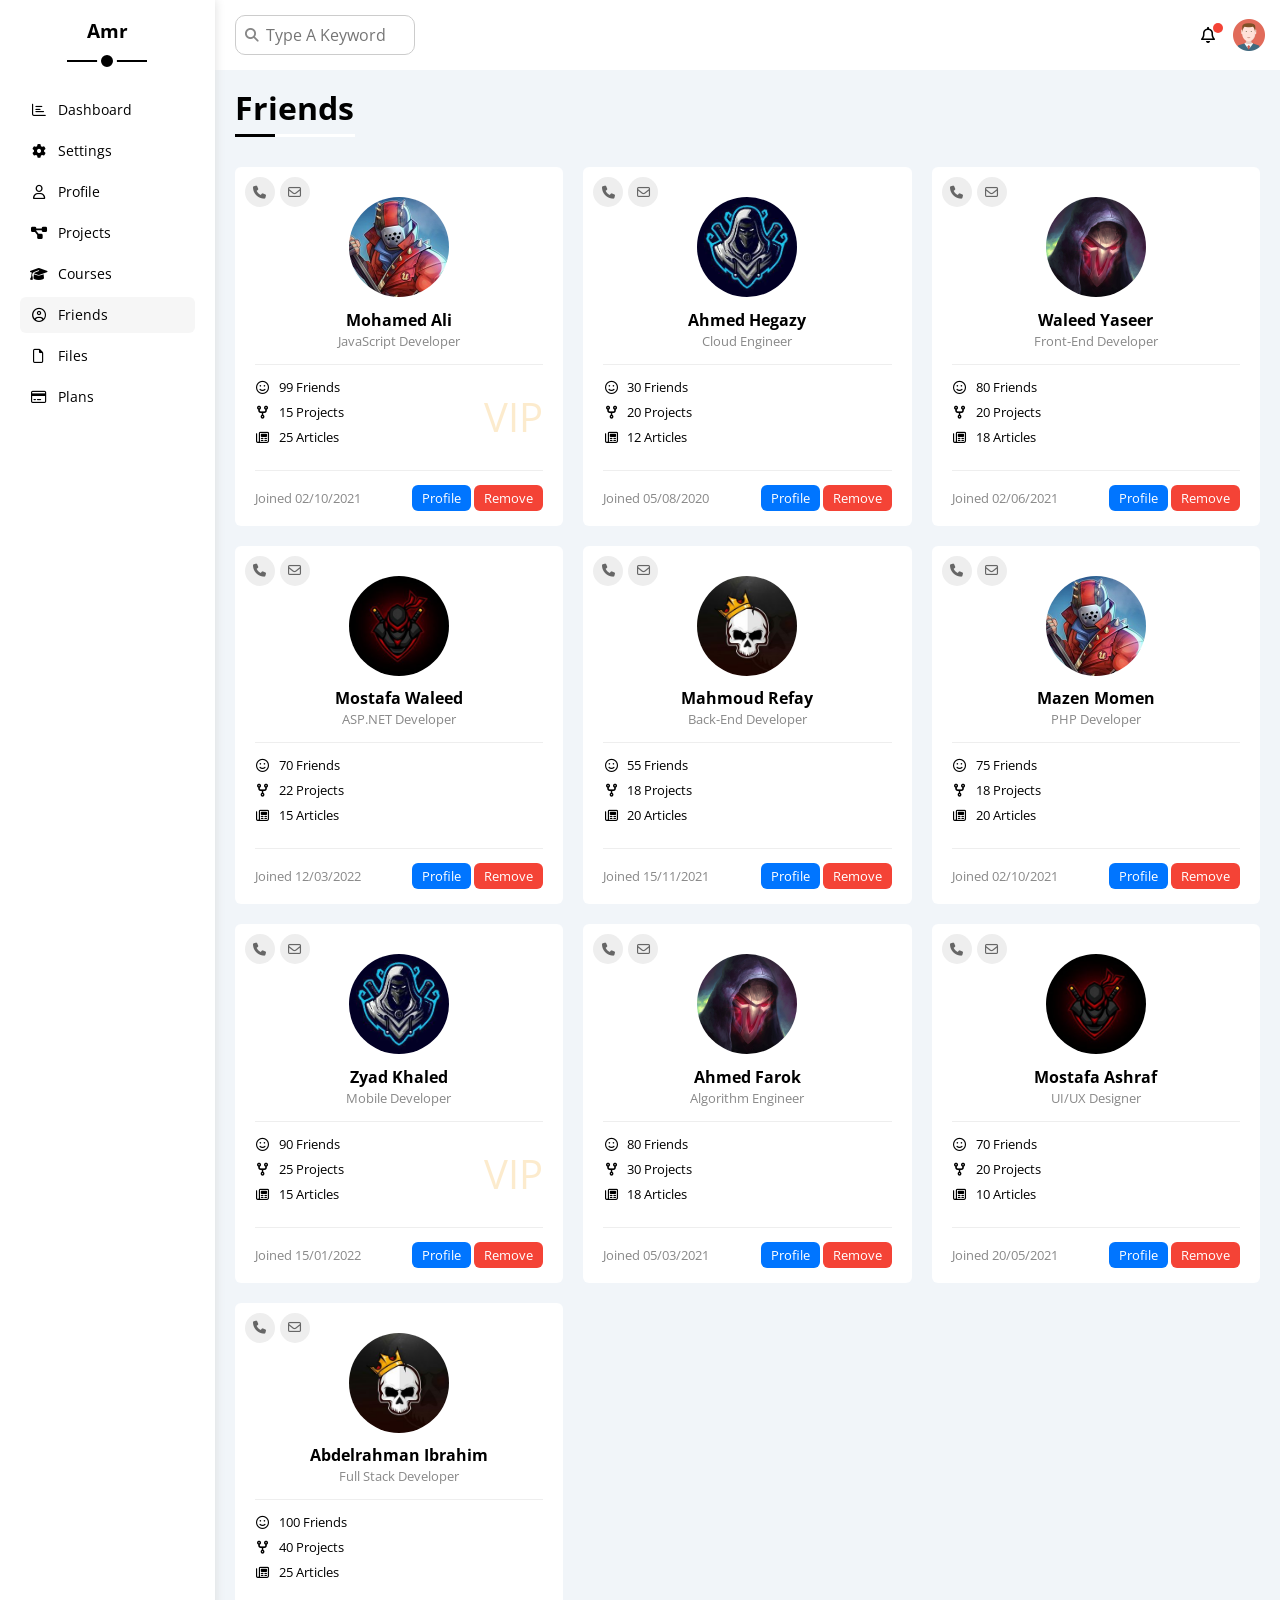
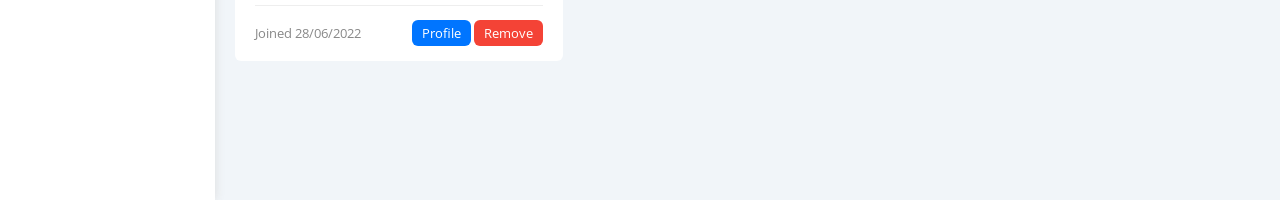
<file: friends.html>
<!doctype html>
<html lang="en">
  <head>
    <meta charset="UTF-8" />
    <meta name="viewport" content="width=device-width, initial-scale=1.0" />
    <title>Friends</title>
    <link rel="stylesheet" href="css/normalize.css" />
    <link rel="stylesheet" href="css/framework.css" />
    <link rel="stylesheet" href="css/style.css" />
    <link rel="stylesheet" href="css/all.min.css" />
    <link rel="preconnect" href="https://fonts.googleapis.com" />
    <link rel="preconnect" href="https://fonts.gstatic.com" crossorigin />
    <link
      href="https://fonts.googleapis.com/css2?family=Open+Sans:ital,wght@0,300..800;1,300..800&display=swap"
      rel="stylesheet"
    />
  </head>
  <body>
    <div class="page d-flex">
      <div class="sidebar bg-white p-20 p-relative">
        <h3 class="p-relative txt-c mt-0">Amr</h3>
        <ul class="p-0 m-0 list-none">
          <li>
            <a
              class="d-flex align-center p-10 fs-14 c-black rad-6"
              href="index.html"
            >
              <i class="fa-regular fa-chart-bar fa-fw"></i>
              <span class="fs-14 hide-mobile">Dashboard</span>
            </a>
          </li>
          <li>
            <a
              class="d-flex align-center fs-14 c-black rad-6 p-10"
              href="settings.html"
            >
              <i class="fa-solid fa-gear fa-fw"></i>
              <span class="fs-14 hide-mobile">Settings</span>
            </a>
          </li>
          <li>
            <a
              class="d-flex align-center fs-14 c-black rad-6 p-10"
              href="profile.html"
            >
              <i class="fa-regular fa-user fa-fw"></i>
              <span class="fs-14 hide-mobile">Profile</span>
            </a>
          </li>
          <li>
            <a
              class="d-flex align-center fs-14 c-black rad-6 p-10"
              href="projects.html"
            >
              <i class="fa-solid fa-diagram-project fa-fw"></i>
              <span class="fs-14 hide-mobile">Projects</span>
            </a>
          </li>
          <li>
            <a
              class="d-flex align-center fs-14 c-black rad-6 p-10"
              href="courses.html"
            >
              <i class="fa-solid fa-graduation-cap fa-fw"></i>
              <span class="fs-14 hide-mobile">Courses</span>
            </a>
          </li>
          <li>
            <a
              class="active d-flex align-center fs-14 c-black rad-6 p-10"
              href="friends.html"
            >
              <i class="fa-regular fa-circle-user fa-fw"></i>
              <span class="fs-14 hide-mobile">Friends</span>
            </a>
          </li>
          <li>
            <a
              class="d-flex align-center fs-14 c-black rad-6 p-10"
              href="files.html"
            >
              <i class="fa-regular fa-file fa-fw"></i>
              <span class="fs-14 hide-mobile">Files</span>
            </a>
          </li>
          <li>
            <a
              class="d-flex align-center fs-14 c-black rad-6 p-10"
              href="plans.html"
            >
              <i class="fa-regular fa-credit-card fa-fw"></i>
              <span class="fs-14 hide-mobile">Plans</span>
            </a>
          </li>
        </ul>
      </div>
      <div class="content w-full">
        <div class="head bg-white p-15 between-flex">
          <div class="search p-relative">
            <input
              class="p-10 rad-10"
              type="search"
              placeholder="Type A Keyword"
            />
          </div>
          <div class="icons fs-13 d-flex align-center">
            <span class="notification p-relative">
              <i class="fa-regular fa-bell fa-lg"></i>
            </span>
            <img decoding="async" src="imgs/avatar.png" alt="avatar" />
          </div>
        </div>
        <h1 class="p-relative">Friends</h1>
        <div class="friends-page d-grid m-20 gap-20">
          <div class="friend bg-white rad-6 p-20 p-relative">
            <div class="contact p-relative">
              <i class="fa-solid fa-phone"></i>
              <i class="fa-regular fa-envelope"></i>
            </div>
            <div class="txt-c">
              <img
                decoding="async"
                class="rad-half mt-10 mb-10 w-100 h-100"
                src="imgs/friend-01.jpg"
                alt=""
              />
              <h4 class="m-0">Mohamed Ali</h4>
              <p class="c-grey fs-13 mt-5 mb-0">JavaScript Developer</p>
            </div>
            <div class="icons fs-13 p-relative">
              <div class="icon">
                <i class="fa-regular fa-face-smile fa-fw"></i>
                <span>99 Friends</span>
                <div class="vip c-orange">VIP</div>
              </div>
              <div class="icon">
                <i class="fa-solid fa-code-fork fa-fw"></i>
                <span>15 Projects</span>
              </div>
              <div class="icon">
                <i class="fa-regular fa-newspaper fa-fw"></i>
                <span>25 Articles</span>
              </div>
            </div>
            <div class="info pt-5 between-flex fs-13">
              <span class="c-grey">Joined 02/10/2021</span>
              <div>
                <a class="bg-blue c-white btn-shape" href="profile.html"
                  >Profile</a
                >
                <a class="bg-red c-white btn-shape" href="#">Remove</a>
              </div>
            </div>
          </div>
          <div class="friend bg-white rad-6 p-20 p-relative">
            <div class="contact p-relative">
              <i class="fa-solid fa-phone"></i>
              <i class="fa-regular fa-envelope"></i>
            </div>
            <div class="txt-c">
              <img
                decoding="async"
                class="rad-half mt-10 mb-10 w-100 h-100"
                src="imgs/friend-02.jpg"
                alt=""
              />
              <h4 class="m-0">Ahmed Hegazy</h4>
              <p class="c-grey fs-13 mt-5 mb-0">Cloud Engineer</p>
            </div>
            <div class="icons fs-13 p-relative">
              <div class="icon">
                <i class="fa-regular fa-face-smile fa-fw"></i>
                <span>30 Friends</span>
              </div>
              <div class="icon">
                <i class="fa-solid fa-code-fork fa-fw"></i>
                <span>20 Projects</span>
              </div>
              <div class="icon">
                <i class="fa-regular fa-newspaper fa-fw"></i>
                <span>12 Articles</span>
              </div>
            </div>
            <div class="info pt-5 between-flex fs-13">
              <span class="c-grey">Joined 05/08/2020</span>
              <div>
                <a class="bg-blue c-white btn-shape" href="profile.html"
                  >Profile</a
                >
                <a class="bg-red c-white btn-shape" href="#">Remove</a>
              </div>
            </div>
          </div>
          <div class="friend bg-white rad-6 p-20 p-relative">
            <div class="contact p-relative">
              <i class="fa-solid fa-phone"></i>
              <i class="fa-regular fa-envelope"></i>
            </div>
            <div class="txt-c">
              <img
                decoding="async"
                class="rad-half mt-10 mb-10 w-100 h-100"
                src="imgs/friend-03.jpg"
                alt=""
              />
              <h4 class="m-0">Waleed Yaseer</h4>
              <p class="c-grey fs-13 mt-5 mb-0">Front-End Developer</p>
            </div>
            <div class="icons fs-13 p-relative">
              <div class="icon">
                <i class="fa-regular fa-face-smile fa-fw"></i>
                <span>80 Friends</span>
              </div>
              <div class="icon">
                <i class="fa-solid fa-code-fork fa-fw"></i>
                <span>20 Projects</span>
              </div>
              <div class="icon">
                <i class="fa-regular fa-newspaper fa-fw"></i>
                <span>18 Articles</span>
              </div>
            </div>
            <div class="info pt-5 between-flex fs-13">
              <span class="c-grey">Joined 02/06/2021</span>
              <div>
                <a class="bg-blue c-white btn-shape" href="profile.html"
                  >Profile</a
                >
                <a class="bg-red c-white btn-shape" href="#">Remove</a>
              </div>
            </div>
          </div>
          <div class="friend bg-white rad-6 p-20 p-relative">
            <div class="contact p-relative">
              <i class="fa-solid fa-phone"></i>
              <i class="fa-regular fa-envelope"></i>
            </div>
            <div class="txt-c">
              <img
                decoding="async"
                class="rad-half mt-10 mb-10 w-100 h-100"
                src="imgs/friend-04.jpg"
                alt=""
              />
              <h4 class="m-0">Mostafa Waleed</h4>
              <p class="c-grey fs-13 mt-5 mb-0">ASP.NET Developer</p>
            </div>
            <div class="icons fs-13 p-relative">
              <div class="icon">
                <i class="fa-regular fa-face-smile fa-fw"></i>
                <span>70 Friends</span>
              </div>
              <div class="icon">
                <i class="fa-solid fa-code-fork fa-fw"></i>
                <span>22 Projects</span>
              </div>
              <div class="icon">
                <i class="fa-regular fa-newspaper fa-fw"></i>
                <span>15 Articles</span>
              </div>
            </div>
            <div class="info pt-5 between-flex fs-13">
              <span class="c-grey">Joined 12/03/2022</span>
              <div>
                <a class="bg-blue c-white btn-shape" href="profile.html"
                  >Profile</a
                >
                <a class="bg-red c-white btn-shape" href="#">Remove</a>
              </div>
            </div>
          </div>
          <div class="friend bg-white rad-6 p-20 p-relative">
            <div class="contact p-relative">
              <i class="fa-solid fa-phone"></i>
              <i class="fa-regular fa-envelope"></i>
            </div>
            <div class="txt-c">
              <img
                decoding="async"
                class="rad-half mt-10 mb-10 w-100 h-100"
                src="imgs/friend-05.jpg"
                alt=""
              />
              <h4 class="m-0">Mahmoud Refay</h4>
              <p class="c-grey fs-13 mt-5 mb-0">Back-End Developer</p>
            </div>
            <div class="icons fs-13 p-relative">
              <div class="icon">
                <i class="fa-regular fa-face-smile fa-fw"></i>
                <span>55 Friends</span>
              </div>
              <div class="icon">
                <i class="fa-solid fa-code-fork fa-fw"></i>
                <span>18 Projects</span>
              </div>
              <div class="icon">
                <i class="fa-regular fa-newspaper fa-fw"></i>
                <span>20 Articles</span>
              </div>
            </div>
            <div class="info pt-5 between-flex fs-13">
              <span class="c-grey">Joined 15/11/2021</span>
              <div>
                <a class="bg-blue c-white btn-shape" href="profile.html"
                  >Profile</a
                >
                <a class="bg-red c-white btn-shape" href="#">Remove</a>
              </div>
            </div>
          </div>
          <div class="friend bg-white rad-6 p-20 p-relative">
            <div class="contact p-relative">
              <i class="fa-solid fa-phone"></i>
              <i class="fa-regular fa-envelope"></i>
            </div>
            <div class="txt-c">
              <img
                decoding="async"
                class="rad-half mt-10 mb-10 w-100 h-100"
                src="imgs/friend-01.jpg"
                alt=""
              />
              <h4 class="m-0">Mazen Momen</h4>
              <p class="c-grey fs-13 mt-5 mb-0">PHP Developer</p>
            </div>
            <div class="icons fs-13 p-relative">
              <div class="icon">
                <i class="fa-regular fa-face-smile fa-fw"></i>
                <span>75 Friends</span>
              </div>
              <div class="icon">
                <i class="fa-solid fa-code-fork fa-fw"></i>
                <span>18 Projects</span>
              </div>
              <div class="icon">
                <i class="fa-regular fa-newspaper fa-fw"></i>
                <span>20 Articles</span>
              </div>
            </div>
            <div class="info pt-5 between-flex fs-13">
              <span class="c-grey">Joined 02/10/2021</span>
              <div>
                <a class="bg-blue c-white btn-shape" href="profile.html">Profile</a>
                <a class="bg-red c-white btn-shape" href="#">Remove</a>
              </div>
            </div>
          </div>
          <div class="friend bg-white rad-6 p-20 p-relative">
            <div class="contact p-relative">
              <i class="fa-solid fa-phone"></i>
              <i class="fa-regular fa-envelope"></i>
            </div>
            <div class="txt-c">
              <img
                decoding="async"
                class="rad-half mt-10 mb-10 w-100 h-100"
                src="imgs/friend-02.jpg"
                alt=""
              />
              <h4 class="m-0">Zyad Khaled</h4>
              <p class="c-grey fs-13 mt-5 mb-0">Mobile Developer</p>
            </div>
            <div class="icons fs-13 p-relative">
              <div class="icon">
                <i class="fa-regular fa-face-smile fa-fw"></i>
                <span>90 Friends</span>
              </div>
              <div class="icon">
                <i class="fa-solid fa-code-fork fa-fw"></i>
                <span>25 Projects</span>
              </div>
              <div class="icon">
                <i class="fa-regular fa-newspaper fa-fw"></i>
                <span>15 Articles</span>
                <div class="vip c-orange">VIP</div>
              </div>
            </div>
            <div class="info pt-5 between-flex fs-13">
              <span class="c-grey">Joined 15/01/2022</span>
              <div>
                <a class="bg-blue c-white btn-shape" href="profile.html">Profile</a>
                <a class="bg-red c-white btn-shape" href="#">Remove</a>
              </div>
            </div>
          </div>
          <div class="friend bg-white rad-6 p-20 p-relative">
            <div class="contact p-relative">
              <i class="fa-solid fa-phone"></i>
              <i class="fa-regular fa-envelope"></i>
            </div>
            <div class="txt-c">
              <img
                decoding="async"
                class="rad-half mt-10 mb-10 w-100 h-100"
                src="imgs/friend-03.jpg"
                alt=""
              />
              <h4 class="m-0">Ahmed Farok</h4>
              <p class="c-grey fs-13 mt-5 mb-0">Algorithm Engineer</p>
            </div>
            <div class="icons fs-13 p-relative">
              <div class="icon">
                <i class="fa-regular fa-face-smile fa-fw"></i>
                <span>80 Friends</span>
              </div>
              <div class="icon">
                <i class="fa-solid fa-code-fork fa-fw"></i>
                <span>30 Projects</span>
              </div>
              <div class="icon">
                <i class="fa-regular fa-newspaper fa-fw"></i>
                <span>18 Articles</span>
              </div>
            </div>
            <div class="info pt-5 between-flex fs-13">
              <span class="c-grey">Joined 05/03/2021</span>
              <div>
                <a class="bg-blue c-white btn-shape" href="profile.html">Profile</a>
                <a class="bg-red c-white btn-shape" href="#">Remove</a>
              </div>
            </div>
          </div>
          <div class="friend bg-white rad-6 p-20 p-relative">
            <div class="contact p-relative">
              <i class="fa-solid fa-phone"></i>
              <i class="fa-regular fa-envelope"></i>
            </div>
            <div class="txt-c">
              <img
                decoding="async"
                class="rad-half mt-10 mb-10 w-100 h-100"
                src="imgs/friend-04.jpg"
                alt=""
              />
              <h4 class="m-0">Mostafa Ashraf</h4>
              <p class="c-grey fs-13 mt-5 mb-0">UI/UX Designer</p>
            </div>
            <div class="icons fs-13 p-relative">
              <div class="icon">
                <i class="fa-regular fa-face-smile fa-fw"></i>
                <span>70 Friends</span>
              </div>
              <div class="icon">
                <i class="fa-solid fa-code-fork fa-fw"></i>
                <span>20 Projects</span>
              </div>
              <div class="icon">
                <i class="fa-regular fa-newspaper fa-fw"></i>
                <span>10 Articles</span>
              </div>
            </div>
            <div class="info pt-5 between-flex fs-13">
              <span class="c-grey">Joined 20/05/2021</span>
              <div>
                <a class="bg-blue c-white btn-shape" href="profile.html">Profile</a>
                <a class="bg-red c-white btn-shape" href="#">Remove</a>
              </div>
            </div>
          </div>
          <div class="friend bg-white rad-6 p-20 p-relative">
            <div class="contact p-relative">
              <i class="fa-solid fa-phone"></i>
              <i class="fa-regular fa-envelope"></i>
            </div>
            <div class="txt-c">
              <img
                decoding="async"
                class="rad-half mt-10 mb-10 w-100 h-100"
                src="imgs/friend-05.jpg"
                alt=""
              />
              <h4 class="m-0">Abdelrahman Ibrahim</h4>
              <p class="c-grey fs-13 mt-5 mb-0">Full Stack Developer</p>
            </div>
            <div class="icons fs-13 p-relative">
              <div class="icon">
                <i class="fa-regular fa-face-smile fa-fw"></i>
                <span>100 Friends</span>
              </div>
              <div class="icon">
                <i class="fa-solid fa-code-fork fa-fw"></i>
                <span>40 Projects</span>
              </div>
              <div class="icon">
                <i class="fa-regular fa-newspaper fa-fw"></i>
                <span>25 Articles</span>
              </div>
            </div>
            <div class="info pt-5 between-flex fs-13">
              <span class="c-grey">Joined 28/06/2022</span>
              <div>
                <a class="bg-blue c-white btn-shape" href="profile.html">Profile</a>
                <a class="bg-red c-white btn-shape" href="#">Remove</a>
              </div>
            </div>
          </div>
        </div>
      </div>
    </div>
  </body>
</html>
</file>
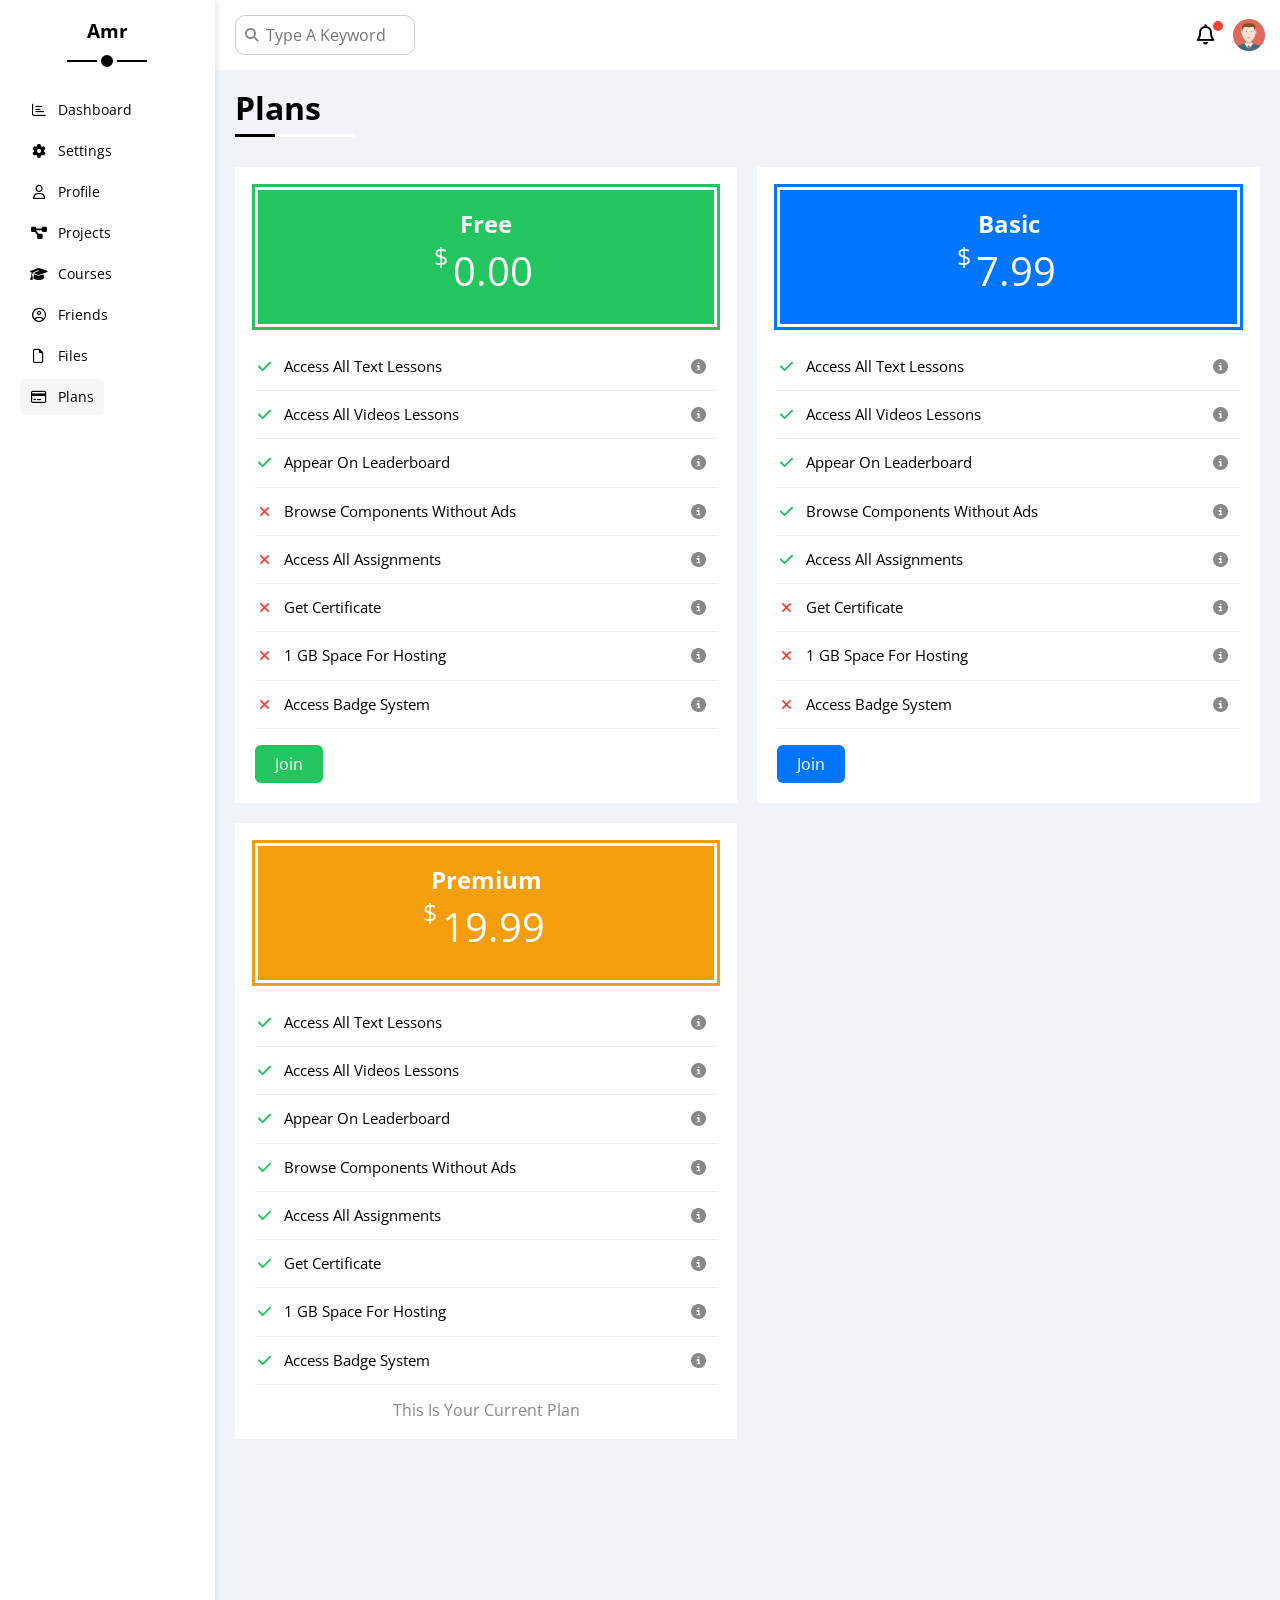
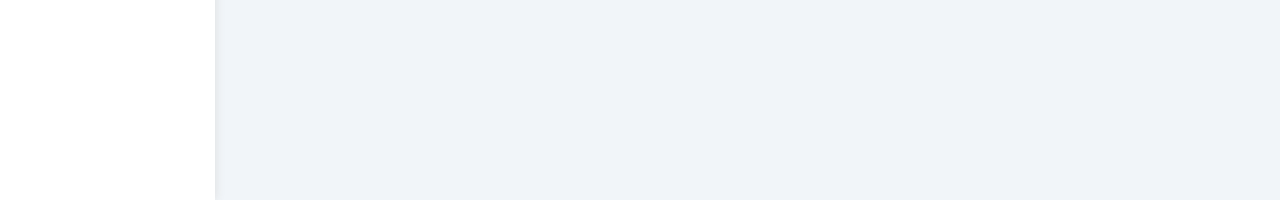
<file: plans.html>
<!doctype html>
<html lang="en">
  <head>
    <meta charset="UTF-8" />
    <meta name="viewport" content="width=device-width, initial-scale=1.0" />
    <title>Plans</title>
    <link rel="stylesheet" href="css/normalize.css" />
    <link rel="stylesheet" href="css/framework.css" />
    <link rel="stylesheet" href="css/style.css" />
    <link rel="stylesheet" href="css/all.min.css" />
    <link rel="preconnect" href="https://fonts.googleapis.com" />
    <link rel="preconnect" href="https://fonts.gstatic.com" crossorigin />
    <link
      href="https://fonts.googleapis.com/css2?family=Open+Sans:ital,wght@0,300..800;1,300..800&display=swap"
      rel="stylesheet"
    />
  </head>
  <body>
    <div class="page d-flex">
      <div class="sidebar bg-white p-20 p-relative">
        <h3 class="p-relative txt-c mt-0">Amr</h3>
        <ul class="p-0 m-0 list-none">
          <li class="d-flex align-center fs-15">
            <a
              class="d-flex align-center p-10 fs-14 c-black rad-6"
              href="index.html"
            >
              <i class="fa-regular fa-chart-bar fa-fw"></i>
              <span class="fs-14 hide-mobile">Dashboard</span>
            </a>
          </li>
          <li class="d-flex align-center fs-15">
            <a
              class="d-flex align-center fs-14 c-black rad-6 p-10"
              href="settings.html"
            >
              <i class="fa-solid fa-gear fa-fw"></i>
              <span class="fs-14 hide-mobile">Settings</span>
            </a>
          </li>
          <li class="d-flex align-center fs-15">
            <a
              class="d-flex align-center fs-14 c-black rad-6 p-10"
              href="profile.html"
            >
              <i class="fa-regular fa-user fa-fw"></i>
              <span class="fs-14 hide-mobile">Profile</span>
            </a>
          </li>
          <li class="d-flex align-center fs-15">
            <a
              class="d-flex align-center fs-14 c-black rad-6 p-10"
              href="projects.html"
            >
              <i class="fa-solid fa-diagram-project fa-fw"></i>
              <span class="fs-14 hide-mobile">Projects</span>
            </a>
          </li>
          <li class="d-flex align-center fs-15">
            <a
              class="d-flex align-center fs-14 c-black rad-6 p-10"
              href="courses.html"
            >
              <i class="fa-solid fa-graduation-cap fa-fw"></i>
              <span class="fs-14 hide-mobile">Courses</span>
            </a>
          </li>
          <li class="d-flex align-center fs-15">
            <a
              class="d-flex align-center fs-14 c-black rad-6 p-10"
              href="friends.html"
            >
              <i class="fa-regular fa-circle-user fa-fw"></i>
              <span class="fs-14 hide-mobile">Friends</span>
            </a>
          </li>
          <li class="d-flex align-center fs-15">
            <a
              class="d-flex align-center fs-14 c-black rad-6 p-10"
              href="files.html"
            >
              <i class="fa-regular fa-file fa-fw"></i>
              <span class="fs-14 hide-mobile">Files</span>
            </a>
          </li>
          <li class="d-flex align-center fs-15">
            <a
              class="active d-flex align-center fs-14 c-black rad-6 p-10"
              href="plans.html"
            >
              <i class="fa-regular fa-credit-card fa-fw"></i>
              <span class="fs-14 hide-mobile">Plans</span>
            </a>
          </li>
        </ul>
      </div>
      <div class="content w-full">
        <!-- Start Head -->
        <div class="head bg-white p-15 between-flex">
          <div class="search p-relative">
            <input
              class="p-10 rad-10"
              type="search"
              placeholder="Type A Keyword"
            />
          </div>
          <div class="icons d-flex align-center">
            <span class="notification p-relative">
              <i class="fa-regular fa-bell fa-lg"></i>
            </span>
            <img src="imgs/avatar.png" alt="" />
          </div>
        </div>
        <!-- End Head -->
        <h1 class="p-relative">Plans</h1>
        <div class="plans-page d-grid m-20 gap-20">
          <div class="plan green bg-white p-20">
            <div class="top bg-green c-white txt-c p-20 green">
              <h2 class="m-0">Free</h2>
              <div class="price"><span>$</span>0.00</div>
            </div>
            <ul class="list list-none p-0">
              <li class="d-flex align-center fs-15">
                <i class="fa-solid fa-check fa-fw true"></i
                ><span>Access All Text Lessons</span
                ><i class="fa-solid fa-circle-info help"></i>
              </li>
              <li class="d-flex align-center fs-15">
                <i class="fa-solid fa-check fa-fw true"></i
                ><span>Access All Videos Lessons</span
                ><i class="fa-solid fa-circle-info help"></i>
              </li>
              <li class="d-flex align-center fs-15">
                <i class="fa-solid fa-check fa-fw true"></i
                ><span>Appear On Leaderboard</span
                ><i class="fa-solid fa-circle-info help"></i>
              </li>
              <li class="d-flex align-center fs-15">
                <i class="fa-solid fa-xmark fa-fw wrong wrong"></i
                ><span>Browse Components Without Ads</span
                ><i class="fa-solid fa-circle-info help"></i>
              </li>
              <li class="d-flex align-center fs-15">
                <i class="fa-solid fa-xmark fa-fw wrong wrong"></i
                ><span>Access All Assignments</span
                ><i class="fa-solid fa-circle-info help"></i>
              </li>
              <li class="d-flex align-center fs-15">
                <i class="fa-solid fa-xmark fa-fw wrong wrong"></i
                ><span>Get Certificate</span
                ><i class="fa-solid fa-circle-info help"></i>
              </li>
              <li class="d-flex align-center fs-15">
                <i class="fa-solid fa-xmark fa-fw wrong wrong"></i
                ><span>1 GB Space For Hosting</span
                ><i class="fa-solid fa-circle-info help"></i>
              </li>
              <li class="d-flex align-center fs-15">
                <i class="fa-solid fa-xmark fa-fw wrong wrong"></i
                ><span>Access Badge System</span
                ><i class="fa-solid fa-circle-info help"></i>
              </li>
            </ul>
            <a href="#" class="btn-shape bg-green c-white d-block w-fit"
              >Join</a
            >
          </div>
          <div class="plan blue bg-white p-20">
            <div class="top bg-blue c-white txt-c p-20 blue">
              <h2 class="m-0">Basic</h2>
              <div class="price"><span>$</span>7.99</div>
            </div>
            <ul class="list list-none p-0">
              <li class="d-flex align-center fs-15">
                <i class="fa-solid fa-check fa-fw true"></i
                ><span>Access All Text Lessons</span
                ><i class="fa-solid fa-circle-info help"></i>
              </li>
              <li class="d-flex align-center fs-15">
                <i class="fa-solid fa-check fa-fw true"></i
                ><span>Access All Videos Lessons</span
                ><i class="fa-solid fa-circle-info help"></i>
              </li>
              <li class="d-flex align-center fs-15">
                <i class="fa-solid fa-check fa-fw true"></i
                ><span>Appear On Leaderboard</span
                ><i class="fa-solid fa-circle-info help"></i>
              </li>
              <li class="d-flex align-center fs-15">
                <i class="fa-solid fa-check fa-fw true"></i
                ><span>Browse Components Without Ads</span
                ><i class="fa-solid fa-circle-info help"></i>
              </li>
              <li class="d-flex align-center fs-15">
                <i class="fa-solid fa-check fa-fw true"></i
                ><span>Access All Assignments</span
                ><i class="fa-solid fa-circle-info help"></i>
              </li>
              <li class="d-flex align-center fs-15">
                <i class="fa-solid fa-xmark fa-fw wrong"></i
                ><span>Get Certificate</span
                ><i class="fa-solid fa-circle-info help"></i>
              </li>
              <li class="d-flex align-center fs-15">
                <i class="fa-solid fa-xmark fa-fw wrong"></i
                ><span>1 GB Space For Hosting</span
                ><i class="fa-solid fa-circle-info help"></i>
              </li>
              <li class="d-flex align-center fs-15">
                <i class="fa-solid fa-xmark fa-fw wrong"></i
                ><span>Access Badge System</span
                ><i class="fa-solid fa-circle-info help"></i>
              </li>
            </ul>
            <a href="#" class="btn-shape bg-blue c-white d-block w-fit">Join</a>
          </div>
          <div class="plan orange bg-white p-20">
            <div class="top bg-orange c-white txt-c p-20 orange">
              <h2 class="m-0">Premium</h2>
              <div class="price"><span>$</span>19.99</div>
            </div>
            <ul class="list list-none p-0">
              <li class="d-flex align-center fs-15">
                <i class="fa-solid fa-check fa-fw true"></i
                ><span>Access All Text Lessons</span
                ><i class="fa-solid fa-circle-info help"></i>
              </li>
              <li class="d-flex align-center fs-15">
                <i class="fa-solid fa-check fa-fw true"></i
                ><span>Access All Videos Lessons</span
                ><i class="fa-solid fa-circle-info help"></i>
              </li>
              <li class="d-flex align-center fs-15">
                <i class="fa-solid fa-check fa-fw true"></i
                ><span>Appear On Leaderboard</span
                ><i class="fa-solid fa-circle-info help"></i>
              </li>
              <li class="d-flex align-center fs-15">
                <i class="fa-solid fa-check fa-fw true"></i
                ><span>Browse Components Without Ads</span
                ><i class="fa-solid fa-circle-info help"></i>
              </li>
              <li class="d-flex align-center fs-15">
                <i class="fa-solid fa-check fa-fw true"></i
                ><span>Access All Assignments</span
                ><i class="fa-solid fa-circle-info help"></i>
              </li>
              <li class="d-flex align-center fs-15">
                <i class="fa-solid fa-check fa-fw true"></i
                ><span>Get Certificate</span
                ><i class="fa-solid fa-circle-info help"></i>
              </li>
              <li class="d-flex align-center fs-15">
                <i class="fa-solid fa-check fa-fw true"></i
                ><span>1 GB Space For Hosting</span
                ><i class="fa-solid fa-circle-info help"></i>
              </li>
              <li class="d-flex align-center fs-15">
                <i class="fa-solid fa-check fa-fw true"></i
                ><span>Access Badge System</span
                ><i class="fa-solid fa-circle-info help"></i>
              </li>
            </ul>
            <p class="txt-c c-grey mb-0">This Is Your Current Plan</p>
          </div>
        </div>
      </div>
    </div>
  </body>
</html>
</file>
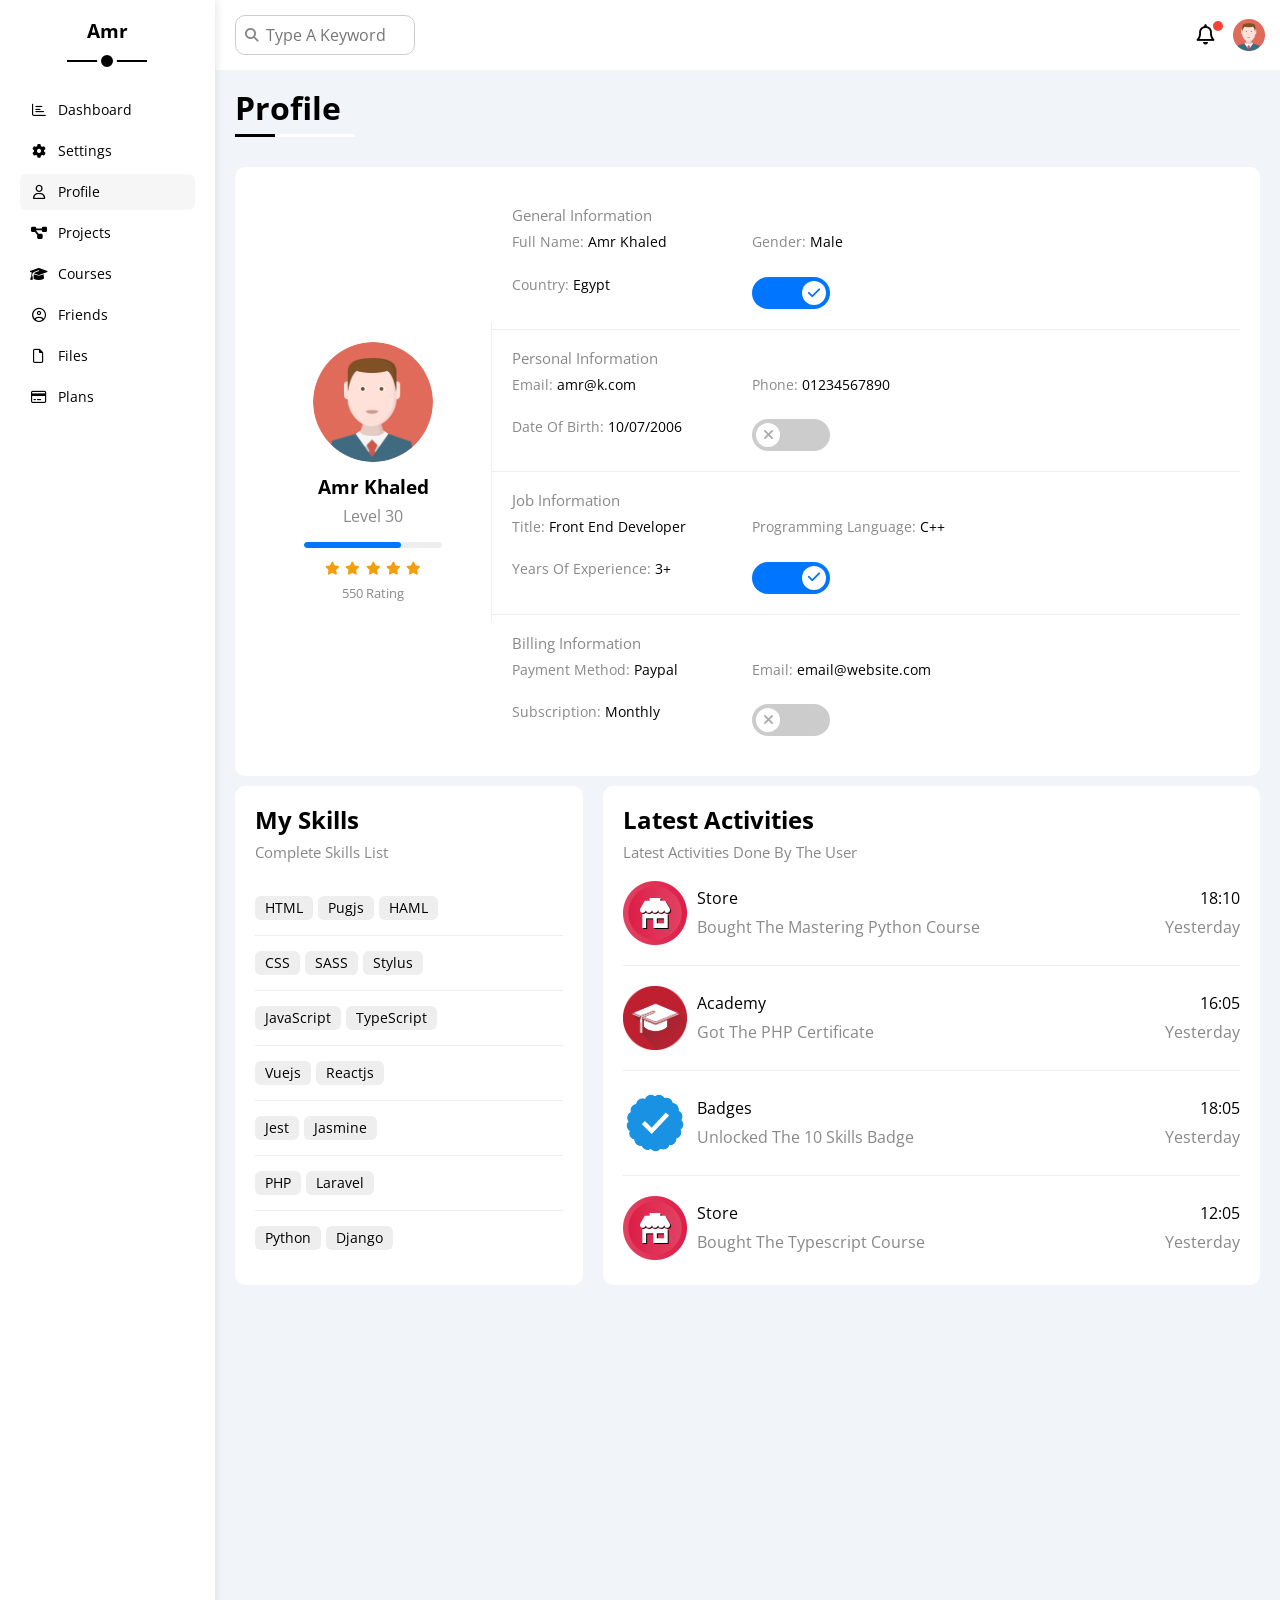
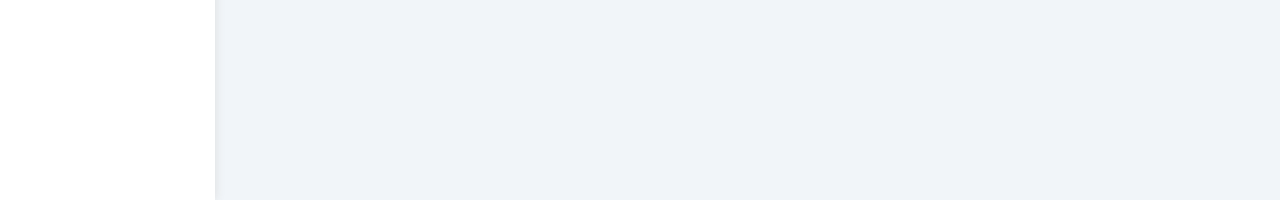
<file: profile.html>
<!doctype html>
<html lang="en">
  <head>
    <meta charset="UTF-8" />
    <meta name="viewport" content="width=device-width, initial-scale=1.0" />
    <!-- Normalize CSS File -->
    <link rel="stylesheet" href="css/normalize.css" />
    <!--Framework CSS File -->
    <link rel="stylesheet" href="css/framework.css" />
    <!-- Main CSS File-->
    <link rel="stylesheet" href="css/style.css" />
    <!-- Font Awesome Library -->
    <link rel="stylesheet" href="css/all.min.css" />
    <!-- Google Fonts -->
    <link rel="preconnect" href="https://fonts.googleapis.com" />
    <link rel="preconnect" href="https://fonts.gstatic.com" crossorigin />
    <link
      href="https://fonts.googleapis.com/css2?family=Open+Sans:ital,wght@0,300..800;1,300..800&display=swap"
      rel="stylesheet"
    />
    <title>Profile</title>
  </head>
  <body>
    <div class="page d-flex">
      <div class="sidebar bg-white p-20 p-relative">
        <h3 class="p-relative txt-c mt-0">Amr</h3>
        <ul class="p-0 m-0 list-none">
          <li>
            <a
              class="d-flex align-center p-10 fs-14 c-black rad-6"
              href="index.html"
            >
              <i class="fa-regular fa-chart-bar fa-fw"></i>
              <span class="fs-14 hide-mobile">Dashboard</span>
            </a>
          </li>
          <li>
            <a
              class="d-flex align-center fs-14 c-black rad-6 p-10"
              href="settings.html"
            >
              <i class="fa-solid fa-gear fa-fw"></i>
              <span class="fs-14 hide-mobile">Settings</span>
            </a>
          </li>
          <li>
            <a
              class="active d-flex align-center fs-14 c-black rad-6 p-10"
              href="profile.html"
            >
              <i class="fa-regular fa-user fa-fw"></i>
              <span class="fs-14 hide-mobile">Profile</span>
            </a>
          </li>
          <li>
            <a
              class="d-flex align-center fs-14 c-black rad-6 p-10"
              href="projects.html"
            >
              <i class="fa-solid fa-diagram-project fa-fw"></i>
              <span class="fs-14 hide-mobile">Projects</span>
            </a>
          </li>
          <li>
            <a
              class="d-flex align-center fs-14 c-black rad-6 p-10"
              href="courses.html"
            >
              <i class="fa-solid fa-graduation-cap fa-fw"></i>
              <span class="fs-14 hide-mobile">Courses</span>
            </a>
          </li>
          <li>
            <a
              class="d-flex align-center fs-14 c-black rad-6 p-10"
              href="friends.html"
            >
              <i class="fa-regular fa-circle-user fa-fw"></i>
              <span class="fs-14 hide-mobile">Friends</span>
            </a>
          </li>
          <li>
            <a
              class="d-flex align-center fs-14 c-black rad-6 p-10"
              href="files.html"
            >
              <i class="fa-regular fa-file fa-fw"></i>
              <span class="fs-14 hide-mobile">Files</span>
            </a>
          </li>
          <li>
            <a
              class="d-flex align-center fs-14 c-black rad-6 p-10"
              href="plans.html"
            >
              <i class="fa-regular fa-credit-card fa-fw"></i>
              <span class="fs-14 hide-mobile">Plans</span>
            </a>
          </li>
        </ul>
      </div>
      <div class="content w-full">
        <!-- Start Head -->
        <div class="head bg-white p-15 between-flex">
          <div class="search p-relative">
            <input
              class="p-10 rad-10"
              type="search"
              placeholder="Type A Keyword"
            />
          </div>
          <div class="icons d-flex align-center">
            <span class="notification p-relative">
              <i class="fa-regular fa-bell fa-lg"></i>
            </span>
            <img src="imgs/avatar.png" alt="" />
          </div>
        </div>
        <!-- End Head -->
        <h1 class="p-relative">Profile</h1>
        <!-- Start Profile Page -->
        <div class="profile-page m-20">
          <!-- Start Overview -->
          <div class="overview bg-white p-20 rad-10 d-flex align-center">
            <!-- Start Avatar Box -->
            <div class="avatar-box txt-c p-20">
              <img class="rad-half mb-10" src="imgs/avatar.png" alt="avatar" />
              <h3 class="m-0">Amr Khaled</h3>
              <p class="c-grey mt-10">Level 30</p>
              <div class="level rad-6 mt-10 mb-10 bg-eee p-relative">
                <span style="width: 70%"></span>
              </div>
              <div class="rating mt-10 mb-10">
                <i class="fa-solid fa-star c-orange fs-13"></i>
                <i class="fa-solid fa-star c-orange fs-13"></i>
                <i class="fa-solid fa-star c-orange fs-13"></i>
                <i class="fa-solid fa-star c-orange fs-13"></i>
                <i class="fa-solid fa-star c-orange fs-13"></i>
              </div>
              <p class="c-grey m-0 fs-13">550 Rating</p>
            </div>
            <!-- End Avatar Box -->

            <!-- Start Info Box -->
            <div class="info-box w-full txt-c-mobile">
              <div class="box p-20 d-flex align-center">
                <h4 class="c-grey fs-15 m-0 w-full">General Information</h4>
                <div class="fs-14">
                  <span class="c-grey">Full Name: </span>
                  <span>Amr Khaled</span>
                </div>
                <div class="fs-14">
                  <span class="c-grey">Gender: </span>
                  <span>Male</span>
                </div>
                <div class="fs-14">
                  <span class="c-grey">Country: </span>
                  <span>Egypt</span>
                </div>
                <div class="fs-14">
                  <label>
                    <input class="toggle-checkbox" type="checkbox" checked />
                    <div class="toggle-switch"></div>
                  </label>
                </div>
              </div>
              <div class="box p-20 d-flex align-center">
                <h4 class="c-grey fs-15 m-0 w-full">Personal Information</h4>
                <div class="fs-14">
                  <span class="c-grey">Email: </span>
                  <span>amr@k.com</span>
                </div>
                <div class="fs-14">
                  <span class="c-grey">Phone: </span>
                  <span>01234567890</span>
                </div>
                <div class="fs-14">
                  <span class="c-grey">Date Of Birth: </span>
                  <span>10/07/2006</span>
                </div>
                <div class="fs-14">
                  <label>
                    <input class="toggle-checkbox" type="checkbox" />
                    <div class="toggle-switch"></div>
                  </label>
                </div>
              </div>
              <div class="box p-20 d-flex align-center">
                <h4 class="c-grey fs-15 m-0 w-full">Job Information</h4>
                <div class="fs-14">
                  <span class="c-grey">Title: </span>
                  <span>Front End Developer</span>
                </div>
                <div class="fs-14">
                  <span class="c-grey">Programming Language: </span>
                  <span>C++</span>
                </div>
                <div class="fs-14">
                  <span class="c-grey">Years Of Experience: </span>
                  <span>3+</span>
                </div>
                <div class="fs-14">
                  <label>
                    <input class="toggle-checkbox" type="checkbox" checked />
                    <div class="toggle-switch"></div>
                  </label>
                </div>
              </div>
              <div class="box p-20 d-flex align-center">
                <h4 class="c-grey fs-15 m-0 w-full">Billing Information</h4>
                <div class="fs-14">
                  <span class="c-grey">Payment Method: </span>
                  <span>Paypal</span>
                </div>
                <div class="fs-14">
                  <span class="c-grey">Email: </span>
                  <span>email@website.com</span>
                </div>
                <div class="fs-14">
                  <span class="c-grey">Subscription: </span>
                  <span>Monthly</span>
                </div>
                <div class="fs-14">
                  <label>
                    <input class="toggle-checkbox" type="checkbox" />
                    <div class="toggle-switch"></div>
                  </label>
                </div>
              </div>
            </div>
          </div>
          <!-- End Info Box -->

          <!-- End Overview -->

          <!-- Start Other Data -->
          <!-- End Other Data -->
          <div class="other-data d-flex gap-20">
            <div class="skills-card bg-white p-20 rad-10 mt-10 flex-1">
              <h2 class="m-0 mb-10">My Skills</h2>
              <p class="mt-0 mb-20 c-grey fs-15">Complete Skills List</p>
              <ul class="skills m-0 txt-c-mobile">
                <li class="d-flex">
                  <span class="btn-shape bg-eee">HTML</span>
                  <span class="btn-shape bg-eee">Pugjs</span>
                  <span class="btn-shape bg-eee">HAML</span>
                </li>
                <li class="d-flex">
                  <span class="btn-shape bg-eee">CSS</span>
                  <span class="btn-shape bg-eee">SASS</span>
                  <span class="btn-shape bg-eee">Stylus</span>
                </li>
                <li class="d-flex">
                  <span class="btn-shape bg-eee">JavaScript</span>
                  <span class="btn-shape bg-eee">TypeScript</span>
                </li>
                <li class="d-flex">
                  <span class="btn-shape bg-eee">Vuejs</span>
                  <span class="btn-shape bg-eee">Reactjs</span>
                </li>
                <li class="d-flex">
                  <span class="btn-shape bg-eee">Jest</span>
                  <span class="btn-shape bg-eee">Jasmine</span>
                </li>
                <li class="d-flex">
                  <span class="btn-shape bg-eee">PHP</span>
                  <span class="btn-shape bg-eee">Laravel</span>
                </li>
                <li class="d-flex">
                  <span class="btn-shape bg-eee">Python</span>
                  <span class="btn-shape bg-eee">Django</span>
                </li>
              </ul>
            </div>
            <div class="activities bg-white p-20 rad-10 mt-10 flex-2">
              <h2 class="m-0 mb-10">Latest Activities</h2>
              <p class="mt-0 mb-20 c-grey fs-15">
                Latest Activities Done By The User
              </p>
              <div class="activity d-flex align-center txt-c-mobile">
                <img src="imgs/activity-01.png" alt="" />
                <div class="info">
                  <span class="d-block mb-10">Store</span>
                  <span class="c-grey"
                    >Bought The Mastering Python Course
                  </span>
                </div>
                <div class="date">
                  <span class="d-block mb-10">18:10</span>
                  <span class="c-grey">Yesterday</span>
                </div>
              </div>
              <div class="activity d-flex align-center txt-c-mobile">
                <img src="imgs/activity-02.png" alt="" />
                <div class="info">
                  <span class="d-block mb-10">Academy</span>
                  <span class="c-grey">Got The PHP Certificate</span>
                </div>
                <div class="date">
                  <span class="d-block mb-10">16:05</span>
                  <span class="c-grey">Yesterday</span>
                </div>
              </div>
              <div class="activity d-flex align-center txt-c-mobile">
                <img src="imgs/activity-03.png" alt="" />
                <div class="info">
                  <span class="d-block mb-10">Badges</span>
                  <span class="c-grey">Unlocked The 10 Skills Badge</span>
                </div>
                <div class="date">
                  <span class="d-block mb-10">18:05</span>
                  <span class="c-grey">Yesterday</span>
                </div>
              </div>
              <div class="activity d-flex align-center txt-c-mobile">
                <img src="imgs/activity-01.png" alt="" />
                <div class="info">
                  <span class="d-block mb-10">Store</span>
                  <span class="c-grey">Bought The Typescript Course </span>
                </div>
                <div class="date">
                  <span class="d-block mb-10">12:05 </span>
                  <span class="c-grey">Yesterday</span>
                </div>
              </div>
            </div>
          </div>
        </div>
        <!-- End Profile Page -->
      </div>
    </div>
  </body>
</html>
</file>
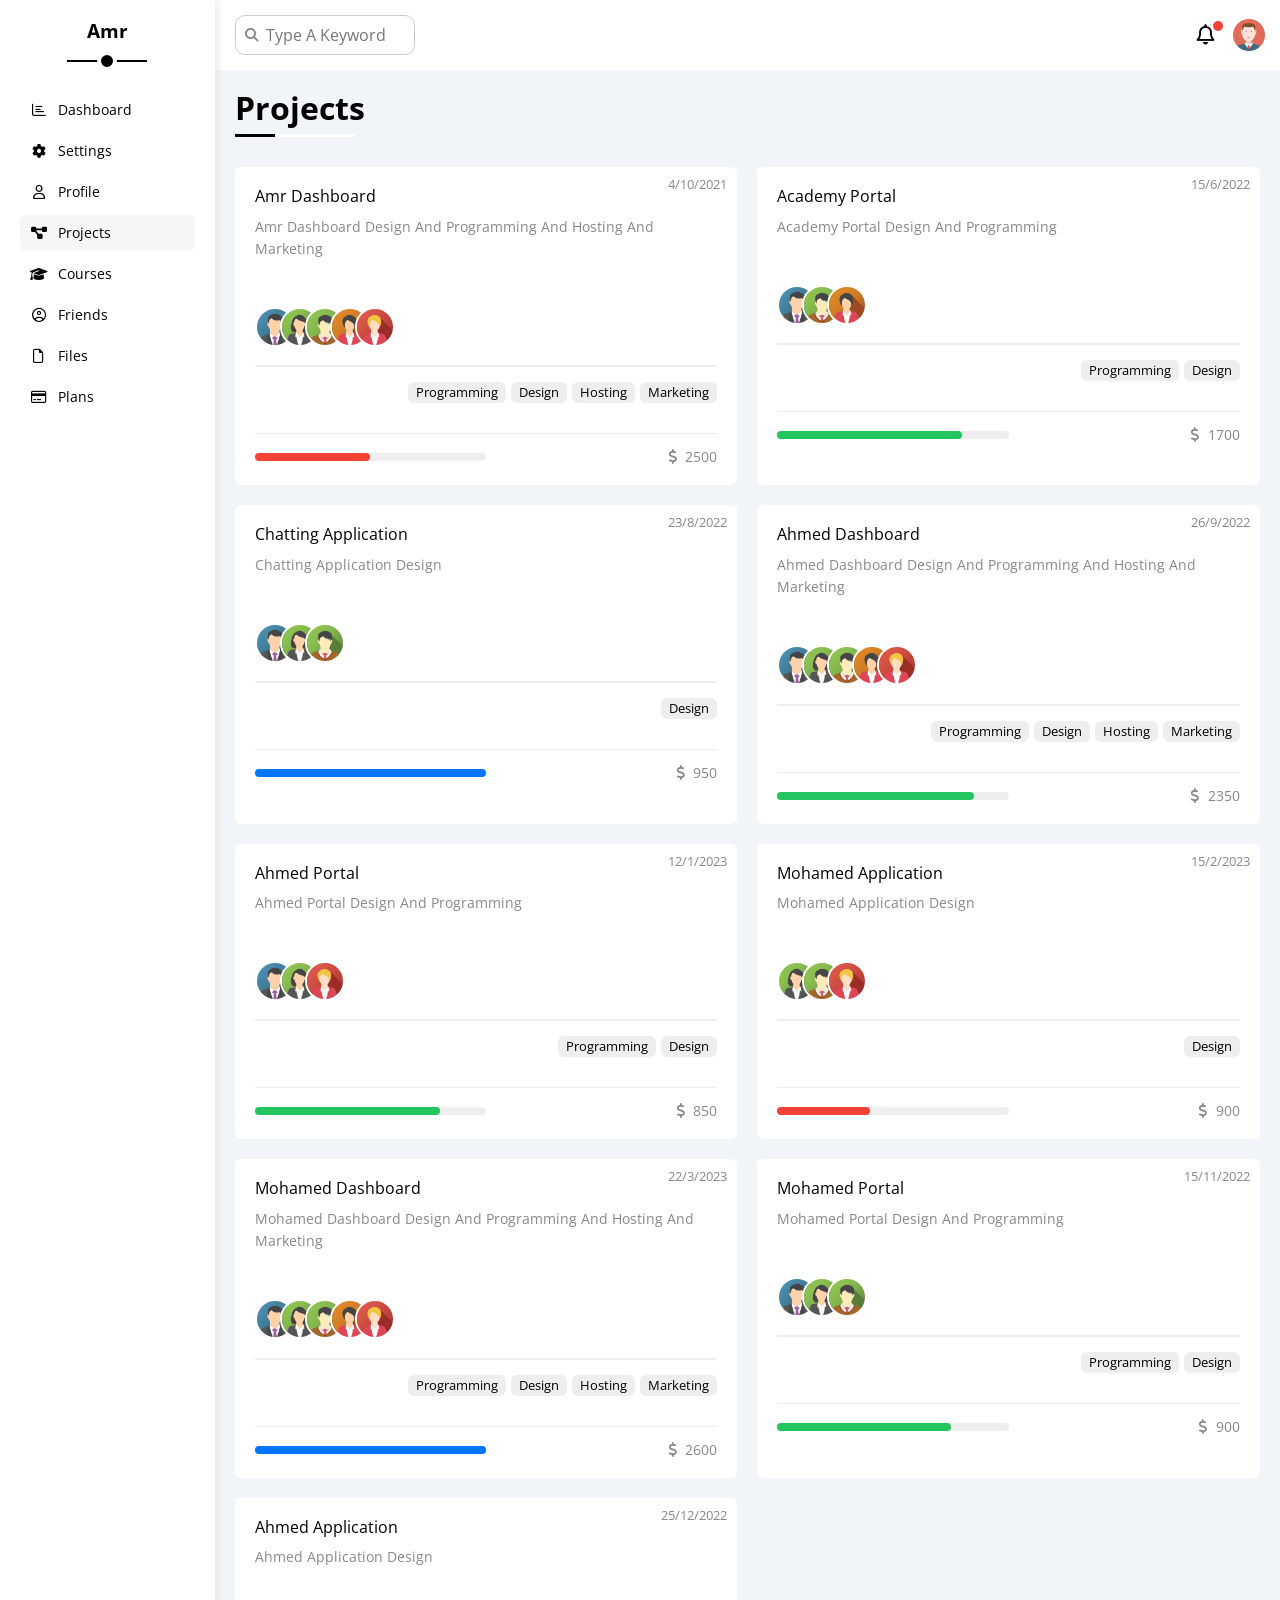
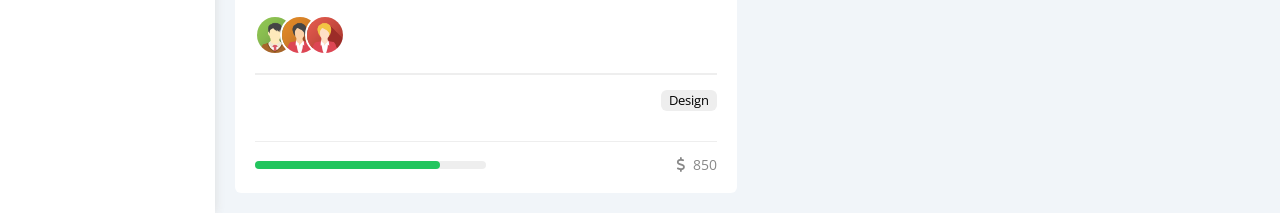
<file: projects.html>
<!doctype html>
<html lang="en">
  <head>
    <meta charset="UTF-8" />
    <meta name="viewport" content="width=device-width, initial-scale=1.0" />
    <!-- Normalize CSS File -->
    <link rel="stylesheet" href="css/normalize.css" />
    <!--Framework CSS File -->
    <link rel="stylesheet" href="css/framework.css" />
    <!-- Main CSS File-->
    <link rel="stylesheet" href="css/style.css" />
    <!-- Font Awesome Library -->
    <link rel="stylesheet" href="css/all.min.css" />
    <!-- Google Fonts -->
    <link rel="preconnect" href="https://fonts.googleapis.com" />
    <link rel="preconnect" href="https://fonts.gstatic.com" crossorigin />
    <link
      href="https://fonts.googleapis.com/css2?family=Open+Sans:ital,wght@0,300..800;1,300..800&display=swap"
      rel="stylesheet"
    />
    <title>Projects</title>
  </head>
  <body>
    <div class="page d-flex">
      <div class="sidebar bg-white p-20 p-relative">
        <h3 class="p-relative txt-c mt-0">Amr</h3>
        <ul class="p-0 m-0 list-none">
          <li>
            <a
              class="d-flex align-center p-10 fs-14 c-black rad-6"
              href="index.html"
            >
              <i class="fa-regular fa-chart-bar fa-fw"></i>
              <span class="fs-14 hide-mobile">Dashboard</span>
            </a>
          </li>
          <li>
            <a
              class="d-flex align-center fs-14 c-black rad-6 p-10"
              href="settings.html"
            >
              <i class="fa-solid fa-gear fa-fw"></i>
              <span class="fs-14 hide-mobile">Settings</span>
            </a>
          </li>
          <li>
            <a
              class="d-flex align-center fs-14 c-black rad-6 p-10"
              href="profile.html"
            >
              <i class="fa-regular fa-user fa-fw"></i>
              <span class="fs-14 hide-mobile">Profile</span>
            </a>
          </li>
          <li>
            <a
              class="active d-flex align-center fs-14 c-black rad-6 p-10"
              href="projects.html"
            >
              <i class="fa-solid fa-diagram-project fa-fw"></i>
              <span class="fs-14 hide-mobile">Projects</span>
            </a>
          </li>
          <li>
            <a
              class="d-flex align-center fs-14 c-black rad-6 p-10"
              href="courses.html"
            >
              <i class="fa-solid fa-graduation-cap fa-fw"></i>
              <span class="fs-14 hide-mobile">Courses</span>
            </a>
          </li>
          <li>
            <a
              class="d-flex align-center fs-14 c-black rad-6 p-10"
              href="friends.html"
            >
              <i class="fa-regular fa-circle-user fa-fw"></i>
              <span class="fs-14 hide-mobile">Friends</span>
            </a>
          </li>
          <li>
            <a
              class="d-flex align-center fs-14 c-black rad-6 p-10"
              href="files.html"
            >
              <i class="fa-regular fa-file fa-fw"></i>
              <span class="fs-14 hide-mobile">Files</span>
            </a>
          </li>
          <li>
            <a
              class="d-flex align-center fs-14 c-black rad-6 p-10"
              href="plans.html"
            >
              <i class="fa-regular fa-credit-card fa-fw"></i>
              <span class="fs-14 hide-mobile">Plans</span>
            </a>
          </li>
        </ul>
      </div>
      <div class="content w-full">
        <!-- Start Head -->
        <div class="head bg-white p-15 between-flex">
          <div class="search p-relative">
            <input
              class="p-10 rad-10"
              type="search"
              placeholder="Type A Keyword"
            />
          </div>
          <div class="icons d-flex align-center">
            <span class="notification p-relative">
              <i class="fa-regular fa-bell fa-lg"></i>
            </span>
            <img src="imgs/avatar.png" alt="" />
          </div>
        </div>
        <h1 class="p-relative">Projects</h1>
        <div class="projects-page d-grid m-20 gap-20">
          <div class="project bg-white p-20 rad-6 p-relative">
            <span class="date fs-13 c-grey">4/10/2021</span>
            <h4 class="m-0">Amr Dashboard</h4>
            <p class="c-grey mt-10 mb-10 fs-14">
              Amr Dashboard Design And Programming And Hosting And Marketing
            </p>
            <div class="team">
              <a href="#"><img src="imgs/team-01.png" alt="" /></a>
              <a href="#"><img src="imgs/team-02.png" alt="" /></a>
              <a href="#"><img src="imgs/team-03.png" alt="" /></a>
              <a href="#"><img src="imgs/team-04.png" alt="" /></a>
              <a href="#"><img src="imgs/team-05.png" alt="" /></a>
            </div>
            <div class="do d-flex">
              <span class="fs-13 rad-6 bg-eee btn-shape">Programming</span>
              <span class="fs-13 rad-6 bg-eee btn-shape">Design</span>
              <span class="fs-13 rad-6 bg-eee btn-shape">Hosting</span>
              <span class="fs-13 rad-6 bg-eee btn-shape">Marketing</span>
            </div>
            <div class="info between-flex">
              <div class="prog bg-eee">
                <span class="bg-red" style="width: 50%"></span>
              </div>
              <div class="fs-14 c-grey">
                <i class="fa-solid fa-dollar-sign"></i>
                2500
              </div>
            </div>
          </div>
          <div class="project bg-white p-20 rad-6 p-relative">
            <span class="date fs-13 c-grey">15/6/2022</span>
            <h4 class="m-0">Academy Portal</h4>
            <p class="c-grey mt-10 mb-10 fs-14">
              Academy Portal Design And Programming
            </p>
            <div class="team">
              <a href="#"><img src="imgs/team-01.png" alt="" /></a>
              <a href="#"><img src="imgs/team-03.png" alt="" /></a>
              <a href="#"><img src="imgs/team-04.png" alt="" /></a>
            </div>
            <div class="do d-flex">
              <span class="fs-13 rad-6 bg-eee btn-shape">Programming</span>
              <span class="fs-13 rad-6 bg-eee btn-shape">Design</span>
            </div>
            <div class="info between-flex">
              <div class="prog bg-eee">
                <span class="bg-green" style="width: 80%"></span>
              </div>
              <div class="fs-14 c-grey">
                <i class="fa-solid fa-dollar-sign"></i>
                1700
              </div>
            </div>
          </div>
          <div class="project bg-white p-20 rad-6 p-relative">
            <span class="date fs-13 c-grey">23/8/2022</span>
            <h4 class="m-0">Chatting Application</h4>
            <p class="c-grey mt-10 mb-10 fs-14">Chatting Application Design</p>
            <div class="team">
              <a href="#"><img src="imgs/team-01.png" alt="" /></a>
              <a href="#"><img src="imgs/team-02.png" alt="" /></a>
              <a href="#"><img src="imgs/team-03.png" alt="" /></a>
            </div>
            <div class="do d-flex">
              <span class="fs-13 rad-6 bg-eee btn-shape">Design</span>
            </div>
            <div class="info between-flex">
              <div class="prog bg-eee">
                <span class="bg-blue" style="width: 100%"></span>
              </div>
              <div class="fs-14 c-grey">
                <i class="fa-solid fa-dollar-sign"></i>
                950
              </div>
            </div>
          </div>
          <div class="project bg-white p-20 rad-6 p-relative">
            <span class="date fs-13 c-grey">26/9/2022</span>
            <h4 class="m-0">Ahmed Dashboard</h4>
            <p class="c-grey mt-10 mb-10 fs-14">
              Ahmed Dashboard Design And Programming And Hosting And Marketing
            </p>
            <div class="team">
              <a href="#"><img src="imgs/team-01.png" alt="" /></a>
              <a href="#"><img src="imgs/team-02.png" alt="" /></a>
              <a href="#"><img src="imgs/team-03.png" alt="" /></a>
              <a href="#"><img src="imgs/team-04.png" alt="" /></a>
              <a href="#"><img src="imgs/team-05.png" alt="" /></a>
            </div>
            <div class="do d-flex">
              <span class="fs-13 rad-6 bg-eee btn-shape">Programming</span>
              <span class="fs-13 rad-6 bg-eee btn-shape">Design</span>
              <span class="fs-13 rad-6 bg-eee btn-shape">Hosting</span>
              <span class="fs-13 rad-6 bg-eee btn-shape">Marketing</span>
            </div>
            <div class="info between-flex">
              <div class="prog bg-eee">
                <span class="bg-green" style="width: 85%"></span>
              </div>
              <div class="fs-14 c-grey">
                <i class="fa-solid fa-dollar-sign"></i>
                2350
              </div>
            </div>
          </div>
          <div class="project bg-white p-20 rad-6 p-relative">
            <span class="date fs-13 c-grey">12/1/2023</span>
            <h4 class="m-0">Ahmed Portal</h4>
            <p class="c-grey mt-10 mb-10 fs-14">
              Ahmed Portal Design And Programming
            </p>
            <div class="team">
              <a href="#"><img src="imgs/team-01.png" alt="" /></a>
              <a href="#"><img src="imgs/team-02.png" alt="" /></a>
              <a href="#"><img src="imgs/team-05.png" alt="" /></a>
            </div>
            <div class="do d-flex">
              <span class="fs-13 rad-6 bg-eee btn-shape">Programming</span>
              <span class="fs-13 rad-6 bg-eee btn-shape">Design</span>
            </div>
            <div class="info between-flex">
              <div class="prog bg-eee">
                <span class="bg-green" style="width: 80%"></span>
              </div>
              <div class="fs-14 c-grey">
                <i class="fa-solid fa-dollar-sign"></i>
                850
              </div>
            </div>
          </div>
          <div class="project bg-white p-20 rad-6 p-relative">
            <span class="date fs-13 c-grey">15/2/2023</span>
            <h4 class="m-0">Mohamed Application</h4>
            <p class="c-grey mt-10 mb-10 fs-14">Mohamed Application Design</p>
            <div class="team">
              <a href="#"><img src="imgs/team-02.png" alt="" /></a>
              <a href="#"><img src="imgs/team-03.png" alt="" /></a>
              <a href="#"><img src="imgs/team-05.png" alt="" /></a>
            </div>
            <div class="do d-flex">
              <span class="fs-13 rad-6 bg-eee btn-shape">Design</span>
            </div>
            <div class="info between-flex">
              <div class="prog bg-eee">
                <span class="bg-red" style="width: 40%"></span>
              </div>
              <div class="fs-14 c-grey">
                <i class="fa-solid fa-dollar-sign"></i>
                900
              </div>
            </div>
          </div>
          <div class="project bg-white p-20 rad-6 p-relative">
            <span class="date fs-13 c-grey">22/3/2023</span>
            <h4 class="m-0">Mohamed Dashboard</h4>
            <p class="c-grey mt-10 mb-10 fs-14">
              Mohamed Dashboard Design And Programming And Hosting And Marketing
            </p>
            <div class="team">
              <a href="#"><img src="imgs/team-01.png" alt="" /></a>
              <a href="#"><img src="imgs/team-02.png" alt="" /></a>
              <a href="#"><img src="imgs/team-03.png" alt="" /></a>
              <a href="#"><img src="imgs/team-04.png" alt="" /></a>
              <a href="#"><img src="imgs/team-05.png" alt="" /></a>
            </div>
            <div class="do d-flex">
              <span class="fs-13 rad-6 bg-eee btn-shape">Programming</span>
              <span class="fs-13 rad-6 bg-eee btn-shape">Design</span>
              <span class="fs-13 rad-6 bg-eee btn-shape">Hosting</span>
              <span class="fs-13 rad-6 bg-eee btn-shape">Marketing</span>
            </div>
            <div class="info between-flex">
              <div class="prog bg-eee">
                <span class="bg-blue" style="width: 100%"></span>
              </div>
              <div class="fs-14 c-grey">
                <i class="fa-solid fa-dollar-sign"></i>
                2600
              </div>
            </div>
          </div>
          <div class="project bg-white p-20 rad-6 p-relative">
            <span class="date fs-13 c-grey">15/11/2022</span>
            <h4 class="m-0">Mohamed Portal</h4>
            <p class="c-grey mt-10 mb-10 fs-14">
              Mohamed Portal Design And Programming
            </p>
            <div class="team">
              <a href="#"><img src="imgs/team-01.png" alt="" /></a>
              <a href="#"><img src="imgs/team-02.png" alt="" /></a>
              <a href="#"><img src="imgs/team-03.png" alt="" /></a>
            </div>
            <div class="do d-flex">
              <span class="fs-13 rad-6 bg-eee btn-shape">Programming</span>
              <span class="fs-13 rad-6 bg-eee btn-shape">Design</span>
            </div>
            <div class="info between-flex">
              <div class="prog bg-eee">
                <span class="bg-green" style="width: 75%"></span>
              </div>
              <div class="fs-14 c-grey">
                <i class="fa-solid fa-dollar-sign"></i>
                900
              </div>
            </div>
          </div>
          <div class="project bg-white p-20 rad-6 p-relative">
            <span class="date fs-13 c-grey">25/12/2022</span>
            <h4 class="m-0">Ahmed Application</h4>
            <p class="c-grey mt-10 mb-10 fs-14">Ahmed Application Design</p>
            <div class="team">
              <a href="#"><img src="imgs/team-03.png" alt="" /></a>
              <a href="#"><img src="imgs/team-04.png" alt="" /></a>
              <a href="#"><img src="imgs/team-05.png" alt="" /></a>
            </div>
            <div class="do d-flex">
              <span class="fs-13 rad-6 bg-eee btn-shape">Design</span>
            </div>
            <div class="info between-flex">
              <div class="prog bg-eee">
                <span class="bg-green" style="width: 80%"></span>
              </div>
              <div class="fs-14 c-grey">
                <i class="fa-solid fa-dollar-sign"></i>
                850
              </div>
            </div>
          </div>
        </div>
      </div>
    </div>
  </body>
</html>
</file>
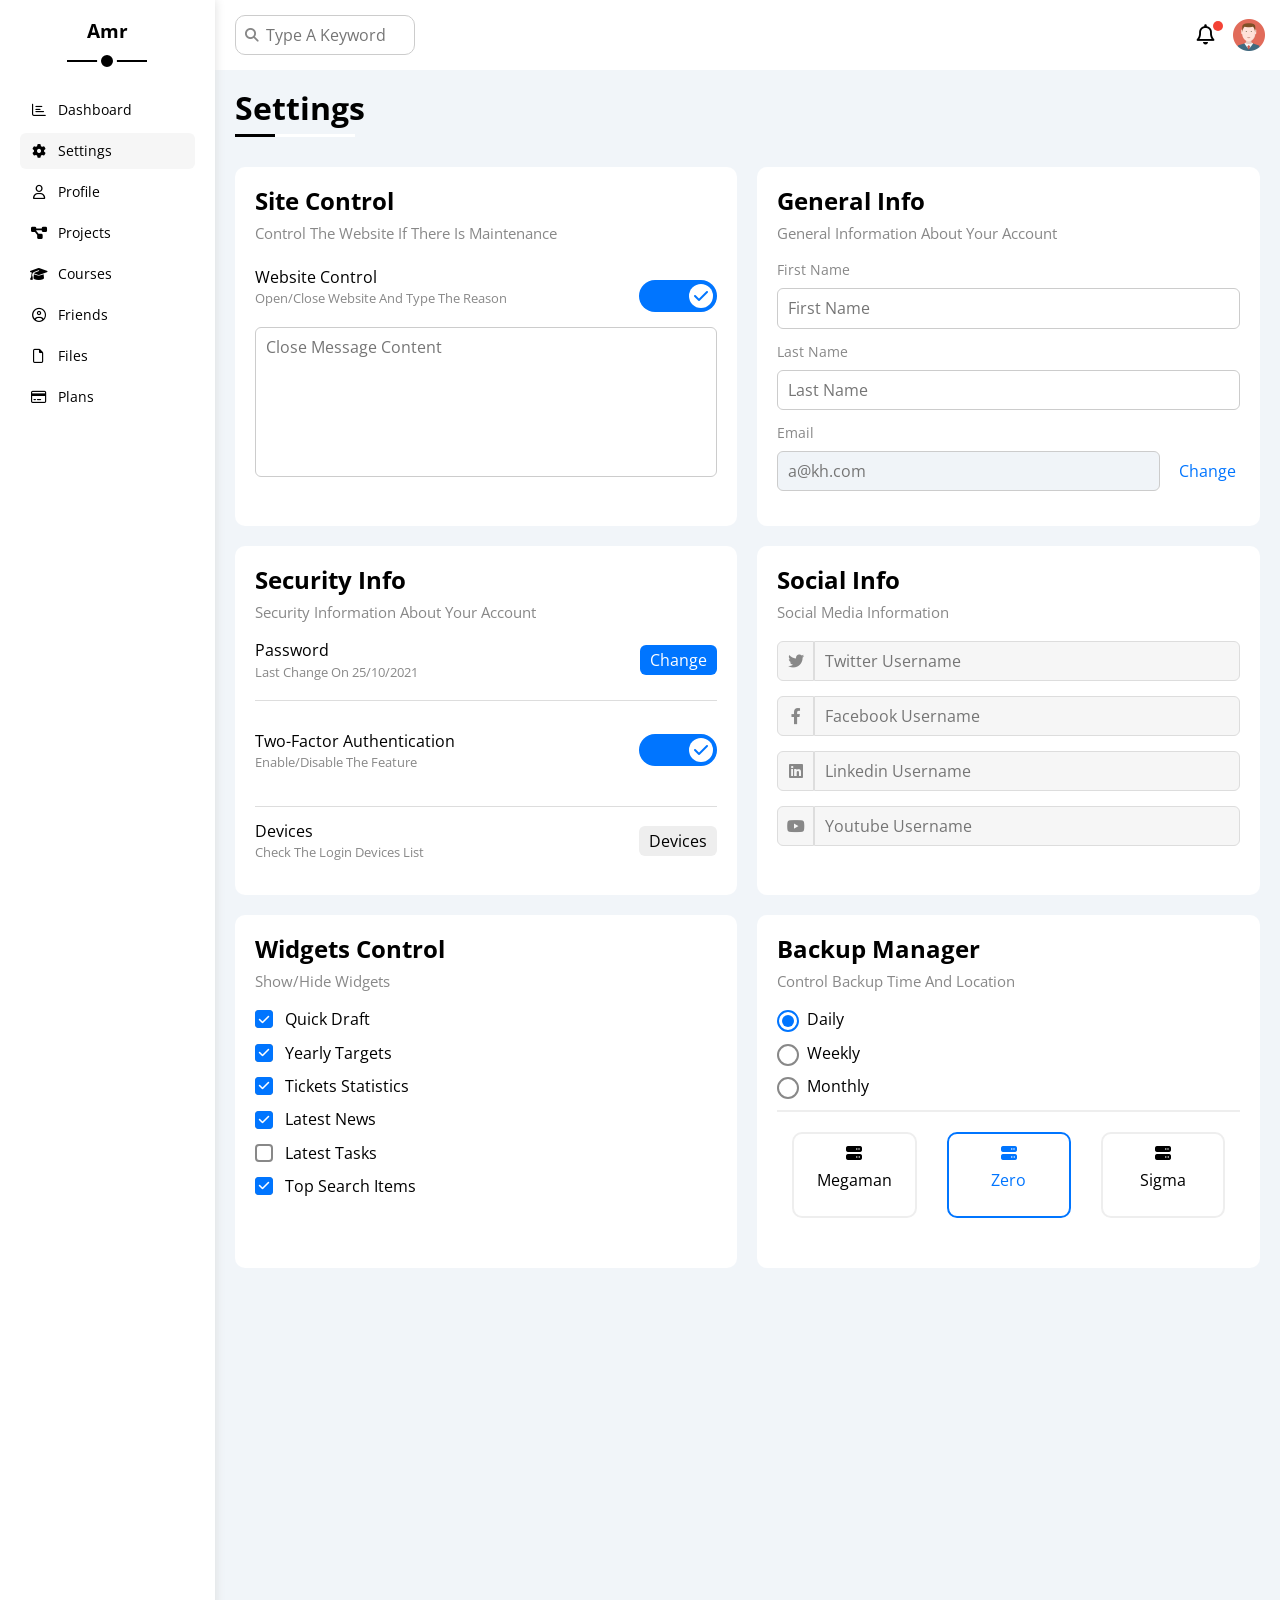
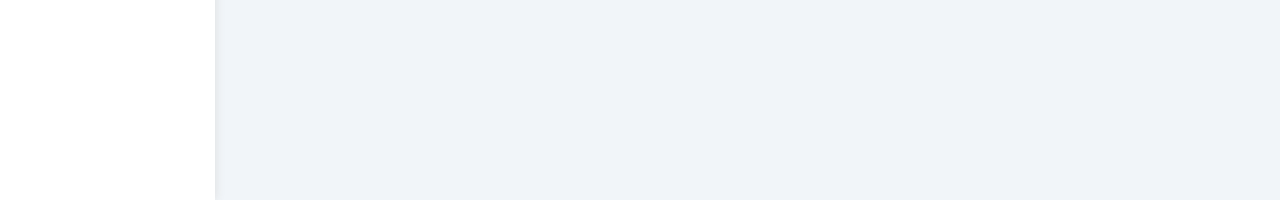
<file: settings.html>
<!doctype html>
<html lang="en">
  <head>
    <meta charset="UTF-8" />
    <meta name="viewport" content="width=device-width, initial-scale=1.0" />
    <!-- Normalize CSS File -->
    <link rel="stylesheet" href="css/normalize.css" />
    <!--Framework CSS File -->
    <link rel="stylesheet" href="css/framework.css" />
    <!-- Main CSS File-->
    <link rel="stylesheet" href="css/style.css" />
    <!-- Font Awesome Library -->
    <link rel="stylesheet" href="css/all.min.css" />
    <!-- Google Fonts -->
    <link rel="preconnect" href="https://fonts.googleapis.com" />
    <link rel="preconnect" href="https://fonts.gstatic.com" crossorigin />
    <link
      href="https://fonts.googleapis.com/css2?family=Open+Sans:ital,wght@0,300..800;1,300..800&display=swap"
      rel="stylesheet"
    />
    <title>Settings</title>
  </head>
  <body>
    <div class="page d-flex">
      <div class="sidebar bg-white p-20 p-relative">
        <h3 class="p-relative txt-c mt-0">Amr</h3>
        <ul class="p-0 m-0 list-none">
          <li>
            <a
              class="d-flex align-center p-10 fs-14 c-black rad-6"
              href="index.html"
            >
              <i class="fa-regular fa-chart-bar fa-fw"></i>
              <span class="fs-14 hide-mobile">Dashboard</span>
            </a>
          </li>
          <li>
            <a
              class="active d-flex align-center fs-14 c-black rad-6 p-10"
              href="settings.html"
            >
              <i class="fa-solid fa-gear fa-fw"></i>
              <span class="fs-14 hide-mobile">Settings</span>
            </a>
          </li>
          <li>
            <a
              class="d-flex align-center fs-14 c-black rad-6 p-10"
              href="profile.html"
            >
              <i class="fa-regular fa-user fa-fw"></i>
              <span class="fs-14 hide-mobile">Profile</span>
            </a>
          </li>
          <li>
            <a
              class="d-flex align-center fs-14 c-black rad-6 p-10"
              href="projects.html"
            >
              <i class="fa-solid fa-diagram-project fa-fw"></i>
              <span class="fs-14 hide-mobile">Projects</span>
            </a>
          </li>
          <li>
            <a
              class="d-flex align-center fs-14 c-black rad-6 p-10"
              href="courses.html"
            >
              <i class="fa-solid fa-graduation-cap fa-fw"></i>
              <span class="fs-14 hide-mobile">Courses</span>
            </a>
          </li>
          <li>
            <a
              class="d-flex align-center fs-14 c-black rad-6 p-10"
              href="friends.html"
            >
              <i class="fa-regular fa-circle-user fa-fw"></i>
              <span class="fs-14 hide-mobile">Friends</span>
            </a>
          </li>
          <li>
            <a
              class="d-flex align-center fs-14 c-black rad-6 p-10"
              href="files.html"
            >
              <i class="fa-regular fa-file fa-fw"></i>
              <span class="fs-14 hide-mobile">Files</span>
            </a>
          </li>
          <li>
            <a
              class="d-flex align-center fs-14 c-black rad-6 p-10"
              href="plans.html"
            >
              <i class="fa-regular fa-credit-card fa-fw"></i>
              <span class="fs-14 hide-mobile">Plans</span>
            </a>
          </li>
        </ul>
      </div>
      <div class="content w-full">
        <!-- Start Head -->
        <div class="head bg-white p-15 between-flex">
          <div class="search p-relative">
            <input
              class="p-10 rad-10"
              type="search"
              placeholder="Type A Keyword"
            />
          </div>
          <div class="icons d-flex align-center">
            <span class="notification p-relative">
              <i class="fa-regular fa-bell fa-lg"></i>
            </span>
            <img src="imgs/avatar.png" alt="" />
          </div>
        </div>
        <!-- End Head -->
        <h1 class="p-relative">Settings</h1>
        <!-- Start Settings -->
        <div class="settings-page m-20 d-grid gap-20">
          <!-- Start Site Control -->
          <div class="site-control p-20 bg-white rad-10">
            <h2 class="mt-0 mb-10">Site Control</h2>
            <p class="mt-0 mb-20 c-grey fs-15">
              Control The Website If There Is Maintenance
            </p>
            <div class="mb-15 between-flex">
              <div>
                <span>Website Control</span>
                <p class="mt-5 mb-0 c-grey fs-13">
                  Open/Close Website And Type The Reason
                </p>
              </div>
              <div>
                <label>
                  <input class="toggle-checkbox" type="checkbox" checked />
                  <div class="toggle-switch"></div>
                </label>
              </div>
            </div>
            <textarea
              class="close-message p-10 rad-6 d-block w-full b-ccc"
              name="close-message"
              placeholder="Close Message Content"
            ></textarea>
          </div>
          <!-- End Site Control -->
          <!-- Start General Info -->
          <div class="general-info p-20 bg-white rad-10">
            <h2 class="mt-0 mb-10">General Info</h2>
            <p class="mt-0 mb-20 c-grey fs-15">
              General Information About Your Account
            </p>
            <div class="mb-15">
              <label class="d-block mb-10 c-grey fs-14" for="first-name"
                >First Name</label
              >
              <input
                class="b-none b-ccc w-full rad-6 p-10"
                type="text"
                name="first-name"
                id="first-name"
                placeholder="First Name"
              />
            </div>
            <div class="mb-15">
              <label class="d-block mb-10 c-grey fs-14" for="last-name"
                >Last Name</label
              >
              <input
                class="b-none b-ccc w-full rad-6 p-10"
                type="text"
                name="last-name"
                id="last-name"
                placeholder="Last Name"
              />
            </div>
            <div class="mb-15">
              <div>
                <label class="d-block mb-10 c-grey fs-14" for="email"
                  >Email</label
                >
                <input
                  class="b-none b-ccc rad-6 p-10"
                  type="email"
                  name="email"
                  id="email"
                  placeholder="a@kh.com"
                  disabled
                />
                <a class="c-blue" href="#">Change</a>
              </div>
            </div>
          </div>
          <!-- End General Info -->
          <!-- Start Security Info -->
          <div class="security-info p-20 bg-white rad-10">
            <h2 class="mt-0 mb-10">Security Info</h2>
            <p class="mt-0 mb-20 c-grey fs-15">
              Security Information About Your Account
            </p>
            <div class="mb-15 between-flex">
              <div>
                <span>Password</span>
                <p class="mt-5 mb-0 c-grey fs-13">Last Change On 25/10/2021</p>
              </div>
              <div>
                <a class="btn-shape bg-blue c-white" href="#">Change</a>
              </div>
            </div>
            <div class="mb-15 between-flex">
              <div>
                <span>Two-Factor Authentication</span>
                <p class="mt-5 mb-0 c-grey fs-13">Enable/Disable The Feature</p>
              </div>
              <div>
                <label>
                  <input class="toggle-checkbox" type="checkbox" checked />
                  <div class="toggle-switch"></div>
                </label>
              </div>
            </div>
            <div class="mb-15 between-flex">
              <div>
                <span>Devices</span>
                <p class="mt-5 mb-0 c-grey fs-13">
                  Check The Login Devices List
                </p>
              </div>
              <div>
                <a class="btn-shape bg-eee c-black" href="#">Devices</a>
              </div>
            </div>
          </div>
          <div class="social-info p-20 bg-white rad-10">
            <h2 class="mt-0 mb-10">Social Info</h2>
            <p class="mt-0 mb-20 c-grey fs-15">Social Media Information</p>
            <div class="mb-15 d-flex align-center">
              <i class="fa-brands fa-twitter center-flex c-grey"></i>
              <input
                class="w-full"
                type="text"
                name="twitter-user"
                placeholder="Twitter Username"
              />
            </div>
            <div class="mb-15 d-flex align-center">
              <i class="fa-brands fa-facebook-f center-flex c-grey"></i>
              <input
                class="w-full"
                type="text"
                name="facebook-user"
                placeholder="Facebook Username"
              />
            </div>
            <div class="mb-15 d-flex align-center">
              <i class="fa-brands fa-linkedin center-flex c-grey"></i>
              <input
                class="w-full"
                type="text"
                name="linkedin-user"
                placeholder="Linkedin Username"
              />
            </div>
            <div class="mb-15 d-flex align-center">
              <i class="fa-brands fa-youtube center-flex c-grey"></i>
              <input
                class="w-full"
                type="text"
                name="youtube-user"
                placeholder="Youtube Username"
              />
            </div>
          </div>
          <!-- End Security Info -->
          <!-- Start Widgets Control -->
          <div class="widgets-control p-20 bg-white rad-10">
            <h2 class="mt-0 mb-10">Widgets Control</h2>
            <p class="mt-0 mb-20 c-grey fs-15">Show/Hide Widgets</p>
            <div class="control d-flex align-center mb-15">
              <input type="checkbox" name="quick-draft" id="one" checked />
              <label for="one">Quick Draft</label>
            </div>
            <div class="control d-flex align-center mb-15">
              <input type="checkbox" name="yearly-targets" id="two" checked />
              <label for="two">Yearly Targets</label>
            </div>
            <div class="control d-flex align-center mb-15">
              <input type="checkbox" name="ticket-stats" id="three" checked />
              <label for="three">Tickets Statistics</label>
            </div>
            <div class="control d-flex align-center mb-15">
              <input type="checkbox" name="latest-news" id="four" checked />
              <label for="four">Latest News</label>
            </div>
            <div class="control d-flex align-center mb-15">
              <input type="checkbox" name="latest-tasks" id="five" />
              <label for="five">Latest Tasks</label>
            </div>
            <div class="control d-flex align-center mb-15">
              <input type="checkbox" name="top-search" id="six" checked />
              <label for="six">Top Search Items</label>
            </div>
          </div>
          <div class="backup-manager p-20 bg-white rad-10">
            <h2 class="mt-0 mb-10">Backup Manager</h2>
            <p class="mt-0 mb-20 c-grey fs-15">
              Control Backup Time And Location
            </p>
            <div class="date d-flex align-center mb-15">
              <input type="radio" name="time" id="daily" checked />
              <label for="daily">Daily</label>
            </div>
            <div class="date d-flex align-center mb-15">
              <input type="radio" name="time" id="weekly" />
              <label for="weekly">Weekly</label>
            </div>
            <div class="date d-flex align-center mb-15">
              <input type="radio" name="time" id="monthly" />
              <label for="monthly">Monthly</label>
            </div>
            <div class="servers d-flex align-center txt-c">
              <input type="radio" name="servers" id="server-one" />
              <div class="server mb-15 w-full">
                <label class="d-block m-15 rad-10 p-10" for="server-one">
                  <i class="fa-solid fa-server d-block mb-10"></i>
                  <p class="mt-0">Megaman</p>
                </label>
              </div>
              <input type="radio" name="servers" id="server-two" checked />
              <div class="server mb-15 w-full">
                <label class="d-block m-15 rad-10 p-10" for="server-two">
                  <i class="fa-solid fa-server d-block mb-10"></i>
                  <p class="mt-0">Zero</p>
                </label>
              </div>
              <input type="radio" name="servers" id="server-three" />
              <div class="server mb-15 w-full">
                <label class="d-block m-15 rad-10 p-10" for="server-three">
                  <i class="fa-solid fa-server d-block mb-10"></i>
                  <p class="mt-0">Sigma</p>
                </label>
              </div>
            </div>
          </div>
          <!-- End Widgets Control -->
        </div>
        <!-- End Settings -->
      </div>
    </div>
  </body>
</html>
</file>
<file: css/framework.css>
:root {
  --blue-color: #0075ff;
  --blue-alt-color: #0d69d5;
  --orange-color: #f59e0b;
  --green-color: #22c55e;
  --red-color: #f44336;
  --grey-color: #888;
}
/* Start Box  */
.d-flex {
  display: flex;
}
.align-center {
  align-items: center;
}
.justify-center {
  justify-content: center;
}
.align-space-between {
  align-items: space-between;
}
.space-between {
  justify-content: space-between;
}
.space-around {
  justify-content: space-around;
}
.f-wrap {
  flex-wrap: wrap;
}
.flex-1 {
  flex: 1;
}
.flex-2 {
  flex: 2;
}
.d-grid {
  display: grid;
}
@media (max-width: 767px) {
  .block-mobile {
    display: block;
  }
}
.gap-20 {
  gap: 20px;
}
.d-block {
  display: block;
}
/* End Box  */
/* Start Width + Height  */
.w-full {
  width: 100%;
}
.w-fit {
  width: fit-content;
}
.h-full {
  height: 100%;
}
.w-100 {
  width: 100px;
}
.h-100 {
  height: 100px;
}
/* End Width + Height  */
/* Start Padding + Margin + Border + Gap */
.p-0 {
  padding: 0;
}
.p-5 {
  padding: 5px;
}
.p-10 {
  padding: 10px;
}
.p-15 {
  padding: 15px;
}
.p-20 {
  padding: 20px;
}
.pt-5 {
  padding-top: 5px;
}
.pt-10 {
  padding-top: 10px;
}
.pt-15 {
  padding-top: 15px;
}
.pt-20 {
  padding-top: 20px;
}
.pb-10 {
  padding-bottom: 10px;
}
.pb-15 {
  padding-bottom: 15px;
}
.pb-20 {
  padding-bottom: 20px;
}
.pl-15 {
  padding-left: 15px;
}
.m-15 {
  margin: 15px;
}
.m-20 {
  margin: 20px;
}
.m-0 {
  margin: 0;
}
.mt-0 {
  margin-top: 0;
}
.mt-5 {
  margin-top: 5px;
}
.mt-10 {
  margin-top: 10px;
}
.mt-15 {
  margin-top: 15px;
}
.mt-20 {
  margin-top: 20px;
}
.mt-25 {
  margin-top: 25px;
}
.mr-10 {
  margin-right: 10px;
}
.mr-15 {
  margin-right: 15px;
}
.mb-0 {
  margin-bottom: 0;
}
.mb-5 {
  margin-bottom: 5px;
}
.mb-10 {
  margin-bottom: 10px;
}
.mb-15 {
  margin-bottom: 15px;
}
.mb-20 {
  margin-bottom: 20px;
}
.mb-25 {
  margin-bottom: 25px;
}
.rad-6 {
  border-radius: 6px;
  -webkit-border-radius: 6px;
  -moz-border-radius: 6px;
  -ms-border-radius: 6px;
  -o-border-radius: 6px;
}
.rad-10 {
  border-radius: 10px;
  -webkit-border-radius: 10px;
  -moz-border-radius: 10px;
  -ms-border-radius: 10px;
  -o-border-radius: 10px;
}
.rad-half {
  border-radius: 50%;
  -webkit-border-radius: 50%;
  -moz-border-radius: 50%;
  -ms-border-radius: 50%;
  -o-border-radius: 50%;
}
.b-none {
  border: none;
}
.b-ccc {
  border: 1px solid #ccc;
}
.border-eee {
  border: 1px solid #eee;
}
@media (max-width: 767px) {
  .hide-mobile {
    display: none;
  }
}
/* End Padding + Margin  */
/* Start Color  */
.bg-white {
  background-color: white;
}
.bg-eee {
  background-color: #eee;
}
.bg-blue {
  background-color: var(--blue-color);
}
.bg-blue-alt {
  background-color: var(--blue-alt-color);
}
.bg-orange {
  background-color: var(--orange-color);
}
.bg-green {
  background-color: var(--green-color);
}
.bg-red {
  background-color: var(--red-color);
}
.c-black {
  color: black;
}
.c-white {
  color: white;
}
.c-blue {
  color: var(--blue-color);
}
.c-blue-alt {
  color: var(--blue-alt-color);
}
.c-orange {
  color: var(--orange-color);
}
.c-green {
  color: var(--green-color);
}
.c-red {
  color: var(--red-color);
}
.c-grey {
  color: var(--grey-color);
}
/* End Color  */
/* Start Position */
.p-relative {
  position: relative;
}
.p-absolute {
  position: absolute;
}
/* End Position */
/* Start Font */

.txt-c {
  text-align: center;
}

@media (max-width: 767px) {
  .txt-c-mobile {
    text-align: center;
  }
}

.txt-l {
  text-align: left;
}
.txt-r {
  text-align: right;
}
.fs-13 {
  font-size: 13px;
}
.fs-14 {
  font-size: 14px;
}
.fs-15 {
  font-size: 15px;
}
.fs-16 {
  font-size: 16px;
}
.fs-25 {
  font-size: 25px;
}
.fw-bold {
  font-weight: bold;
}
/* End Font */
/* Start List */
.list-none {
  list-style: none;
}
/* End List */
/* Start Components */
.center-flex {
  display: flex;
  align-items: center;
  justify-content: center;
}
.between-flex {
  display: flex;
  align-items: center;
  justify-content: space-between;
}
.btn-shape {
  padding: 4px 10px;
  border-radius: 6px;
  -webkit-border-radius: 6px;
  -moz-border-radius: 6px;
  -ms-border-radius: 6px;
  -o-border-radius: 6px;
}
/* End Components */
</file>
<file: css/style.css>
/* Start Global Rules  */
:root {
  --blue-color: #0075ff;
  --blue-alt-color: #0d69d5;
  --orange-color: #f59e0b;
  --green-color: #22c55e;
  --red-color: #f44336;
  --grey-color: #888;
  --main-transition: 0.3s;
}
* {
  box-sizing: border-box;
}
*:focus {
  outline: none;
}
body {
  margin: 0;
  background-color: #f1f5f9;
  font-family: "Open Sans", sans-serif;
}
a {
  text-decoration: none;
}
ul {
  list-style: none;
  padding: 0;
}
table {
  border-spacing: 0;
  border-collapse: collapse;
}
::-webkit-scrollbar {
  width: 15px;
}
::-webkit-scrollbar-track {
  background-color: white;
}
::-webkit-scrollbar-thumb {
  background-color: var(--blue-color);
}
::-webkit-scrollbar-thumb:hover {
  background-color: var(--blue-alt-color);
}
/* End Global Rules  */
.page {
  min-height: 200vh;
}
/* Start Sidebar  */
.sidebar {
  width: 250px;
  box-shadow: 0 0 10px #ddd;
}
.sidebar > h3 {
  margin-bottom: 50px;
}
@media (min-width: 768px) {
  .sidebar > h3::before,
  .sidebar > h3::after {
    content: "";
    position: absolute;
    background-color: black;
    left: 50%;
    transform: translateX(-50%);
    -webkit-transform: translateX(-50%);
    -moz-transform: translateX(-50%);
    -ms-transform: translateX(-50%);
    -o-transform: translateX(-50%);
  }
  .sidebar > h3::before {
    width: 80px;
    height: 2px;
    bottom: -20px;
  }
  .sidebar > h3::after {
    width: 12px;
    height: 12px;
    bottom: -29px;
    left: 50%;
    border: 4px solid white;
    border-radius: 50%;
    -webkit-border-radius: 50%;
    -moz-border-radius: 50%;
    -ms-border-radius: 50%;
    -o-border-radius: 50%;
  }
}
.sidebar ul li a {
  margin-bottom: 5px;
  transition: var(--main-transition);
  -webkit-transition: var(--main-transition);
  -moz-transition: var(--main-transition);
  -ms-transition: var(--main-transition);
  -o-transition: var(--main-transition);
}
.sidebar ul li a:hover,
.sidebar ul li a.active {
  background-color: #f6f6f6;
}
.sidebar ul li a span {
  margin-left: 10px;
}
@media (max-width: 767px) {
  .sidebar {
    width: 62px;
    padding: 10px;
  }
  .sidebar > h3 {
    font-size: 13px;
    margin-bottom: 15px;
  }
}
/* End Sidebar  */

/* Start Content */
.content {
  overflow: hidden;
}
.head .search {
  position: relative;
}
.head .search::before {
  font-family: var(--fa-style-family-classic);
  content: "\f002";
  font-weight: 900;
  position: absolute;
  left: 15px;
  top: 50%;
  font-size: 14px;
  color: var(--grey-color);
  transform: translateY(-50%);
  -webkit-transform: translateY(-50%);
  -moz-transform: translateY(-50%);
  -ms-transform: translateY(-50%);
  -o-transform: translateY(-50%);
}
.head .search input {
  border: 1px solid #ccc;
  margin-left: 5px;
  padding-left: 30px;
  width: 180px;
  transition: width 0.3s;
  -webkit-transition: width 0.3s;
  -moz-transition: width 0.3s;
  -ms-transition: width 0.3s;
  -o-transition: width 0.3s;
}
.head .search input:focus {
  outline: solid #ddd;
  width: 200px;
}
.head .search input:focus::placeholder {
  opacity: 0;
}
.head .icons .notification::before {
  content: "";
  position: absolute;
  width: 10px;
  height: 10px;
  background-color: var(--red-color);
  right: -5px;
  top: -5px;
  border-radius: 50%;
  -webkit-border-radius: 50%;
  -moz-border-radius: 50%;
  -ms-border-radius: 50%;
  -o-border-radius: 50%;
}
.head .icons img {
  width: 32px;
  height: 32px;
  margin-left: 15px;
}
.page h1 {
  margin: 20px 20px 40px;
}
.page h1::before,
.page h1::after {
  content: "";
  position: absolute;
  height: 3px;
  bottom: -10px;
  left: 0;
}
.page h1::before {
  background-color: white;
  width: 120px;
}
.page h1::after {
  background-color: black;
  width: 40px;
}
.wrapper {
  grid-template-columns: repeat(auto-fill, minmax(450px, 1fr));
  margin-left: 20px;
  margin-right: 20px;
  margin-bottom: 20px;
}
@media (max-width: 767px) {
  .wrapper {
    grid-template-columns: minmax(200px, 1fr);
    margin-left: 10px;
    margin-right: 10px;
  }
}
/* End Content */

/* Start Welcome Widget */
.welcome {
  overflow: hidden;
}
.welcome .intro img {
  width: 200px;
  margin-bottom: -10px;
}
.welcome .avatar {
  width: 64px;
  height: 64px;
  position: relative;
  top: -32px;
  left: 20px;
  border: 4px solid white;
  box-shadow: 0 0 5px #ddd;
  margin-bottom: -32px;
  border-radius: 50%;
  -webkit-border-radius: 50%;
  -moz-border-radius: 50%;
  -ms-border-radius: 50%;
  -o-border-radius: 50%;
}
.welcome .body {
  border-top: 1px solid #eee;
  border-bottom: 1px solid #eee;
}
.welcome .body > div {
  flex: 1;
}
.welcome .visit {
  margin: 0 15px 15px auto;
  transition: var(--main-transition);
  -webkit-transition: var(--main-transition);
  -moz-transition: var(--main-transition);
  -ms-transition: var(--main-transition);
  -o-transition: var(--main-transition);
}
.welcome .visit:hover {
  background-color: var(--blue-alt-color);
}
@media (max-width: 767px) {
  .welcome {
    padding-bottom: 25px;
  }
  .welcome .avatar {
    left: 0;
  }
  .welcome .body {
    align-items: center;
    flex-direction: column;
  }
  .welcome .body > div:not(:last-child) {
    margin-bottom: 20px;
  }
  .welcome .visit {
    margin-bottom: 0;
  }
}
/* End Welcome Widget */

/* Start Quick Draft Widget */
.quick-draft textarea {
  resize: none;
  min-height: 180px;
}
.quick-draft input.save {
  margin-left: auto;
  cursor: pointer;
  transition: var(--main-transition);
  -webkit-transition: var(--main-transition);
  -moz-transition: var(--main-transition);
  -ms-transition: var(--main-transition);
  -o-transition: var(--main-transition);
}
.quick-draft input.save:hover {
  background-color: var(--blue-alt-color);
}
/* End Quick Draft Widget */

/* Start Targets Widget */
.targets .target-row .icon {
  width: 80px;
  height: 80px;
  margin-right: 15px;
}
.targets .details {
  flex: 1;
}
.targets .details .progress {
  height: 4px;
}
.targets .details .progress > span {
  position: absolute;
  left: 0;
  top: 0;
  height: 100%;
}
.targets .details .progress > span span {
  position: absolute;
  bottom: 16px;
  right: -16px;
  padding: 2px 5px;
}
.targets .details .progress > .blue span::after {
  content: "";
  position: absolute;
  bottom: -9px;
  left: 50%;
  border-color: transparent;
  border-width: 5px;
  border-style: solid;
  border-top-color: var(--blue-color);
  transform: translateX(-50%);
  -webkit-transform: translateX(-50%);
  -moz-transform: translateX(-50%);
  -ms-transform: translateX(-50%);
  -o-transform: translateX(-50%);
}
.targets .details .progress > .orange span::after {
  content: "";
  position: absolute;
  bottom: -9px;
  left: 50%;
  border-color: transparent;
  border-width: 5px;
  border-style: solid;
  border-top-color: var(--orange-color);
  transform: translateX(-50%);
  -webkit-transform: translateX(-50%);
  -moz-transform: translateX(-50%);
  -ms-transform: translateX(-50%);
  -o-transform: translateX(-50%);
}
.targets .details .progress > .green span::after {
  content: "";
  position: absolute;
  bottom: -9px;
  left: 50%;
  border-color: transparent;
  border-width: 5px;
  border-style: solid;
  border-top-color: var(--green-color);
  transform: translateX(-50%);
  -webkit-transform: translateX(-50%);
  -moz-transform: translateX(-50%);
  -ms-transform: translateX(-50%);
  -o-transform: translateX(-50%);
}
.blue .icon,
.blue .progress {
  background-color: rgb(0 117 255 / 20%);
}
.orange .icon,
.orange .progress {
  background-color: rgb(245 158 11 / 20%);
}
.green .icon,
.green .progress {
  background-color: rgb(34 197 94 / 20%);
}
/* End Targets Widget */

/* Start Tickets Widget */
.tickets .box {
  border: 1px solid #ccc;
  width: calc(50% - 10px);
}
@media (max-width: 767px) {
  .tickets .box {
    width: 100%;
  }
}
/* End Tickets Widget */

/* Start Latest News Widget */
.latest-news .news-row:not(:last-child) {
  margin-bottom: 20px;
  padding-bottom: 20px;
  border-bottom: 1px solid #eee;
}
.latest-news .news-row img {
  width: 100px;
  margin-right: 15px;
}
.latest-news .news-row .info {
  flex: 1;
}
@media (max-width: 767px) {
  .latest-news .news-row .label {
    margin: 10px auto 0;
    width: fit-content;
  }
}
/* End Latest News Widget */

/* Start Tasks Widget */
.tasks .task-row:not(:last-of-type) {
  margin-bottom: 20px;
  padding-bottom: 20px;
  border-bottom: 1px solid #eee;
}
.tasks .task-row .info {
  flex: 1;
}
.tasks .done {
  opacity: 0.3;
}
.tasks .done h3,
.tasks .done p {
  text-decoration: line-through;
}
.tasks .delete {
  cursor: pointer;
  transition: var(--main-transition);
  -webkit-transition: var(--main-transition);
  -moz-transition: var(--main-transition);
  -ms-transition: var(--main-transition);
  -o-transition: var(--main-transition);
}
.tasks .delete:hover {
  color: var(--red-color);
}
/* End Tasks Widget */

/* Start Latest Uploads Widget */
.latest-uploads ul li:not(:last-child) {
  border-bottom: 1px solid #eee;
}
.latest-uploads ul li img {
  width: 40px;
}
/* End Latest Uploads Widget */

/* Start Current Project */
.current-project img {
  position: absolute;
  width: 160px;
  right: 0;
  bottom: 0;
  opacity: 0.1;
}
.current-project ul::before {
  content: "";
  position: absolute;
  left: 11px;
  width: 2px;
  height: 100%;
  background-color: var(--blue-color);
}
.current-project ul li::before {
  content: "";
  display: block;
  background-color: white;
  width: 20px;
  height: 20px;
  border: 2px solid white;
  outline: 2px solid var(--blue-color);
  margin-right: 15px;
  z-index: 1;
  border-radius: 50%;
  -webkit-border-radius: 50%;
  -moz-border-radius: 50%;
  -ms-border-radius: 50%;
  -o-border-radius: 50%;
}
.current-project ul li.done::before {
  background-color: var(--blue-color);
}
.current-project ul li.current::before {
  animation: pending 0.8s infinite alternate;
  -webkit-animation: pending 0.8s infinite alternate;
}
/* End Current Project */

/* Start Reminders Widget */
.reminders ul li .key {
  width: 15px;
  height: 15px;
}
.reminders ul li .blue {
  border-left: 2px solid var(--blue-color);
}
.reminders ul li .green {
  border-left: 2px solid var(--green-color);
}
.reminders ul li .orange {
  border-left: 2px solid var(--orange-color);
}
.reminders ul li .red {
  border-left: 2px solid var(--red-color);
}
/* End Reminders Widget */

/* Start Latest Post Widget */
.latest-post .avatar {
  width: 48px;
  height: 48px;
}
.latest-post .post-content {
  text-transform: capitalize;
  line-height: 1.8;
  border-top: 1px solid #eee;
  border-bottom: 1px solid #eee;
  min-height: 140px;
}
/* End Latest Post Widget */

/* Start Social Media Widget */
.social-media .twitter {
  background-color: rgb(29 161 242 / 20%);
  color: #1da1f2;
}
.social-media .box {
  padding-left: 70px;
}
.social-media .box i {
  position: absolute;
  top: 0;
  left: 0;
  width: 52px;
  transition: var(--main-transition);
  -webkit-transition: var(--main-transition);
  -moz-transition: var(--main-transition);
  -ms-transition: var(--main-transition);
  -o-transition: var(--main-transition);
}
.social-media .box i:hover {
  transform: rotate(5deg);
  -webkit-transform: rotate(5deg);
  -moz-transform: rotate(5deg);
  -ms-transform: rotate(5deg);
  -o-transform: rotate(5deg);
}
.social-media .box i::before {
  position: absolute;
  left: 50%;
  top: 50%;
  transform: translate(-50%, -50%);
  -webkit-transform: translate(-50%, -50%);
  -moz-transform: translate(-50%, -50%);
  -ms-transform: translate(-50%, -50%);
  -o-transform: translate(-50%, -50%);
}
.twitter i,
.twitter a {
  background-color: #1da1f2;
}
.twitter a {
  background-color: #1da1f2;
}
.social-media .facebook {
  background-color: rgb(24 119 242 / 20%);
  color: #1877f2;
}
.facebook i,
.facebook a {
  background-color: #1877f2;
}
.social-media .youtube {
  background-color: rgb(255 0 0 / 20%);
  color: #ff0000;
}
.youtube i,
.youtube a {
  background-color: #ff0000;
}
.social-media .linkedin {
  background-color: rgb(0 119 181 / 20%);
  color: #0077b5;
}
.linkedin i,
.linkedin a {
  background-color: #0077b5;
}
/* End Social Media Widget */

/* Start Projects Table */
.projects-table {
  grid-column: span 2;
}
@media (max-width: 767px) {
  .projects-table {
    grid-column: span 1;
  }
}
.projects-table .responsive-table {
  overflow-x: auto;
}
.projects-table .responsive-table table {
  min-width: 1000px;
  border: 1px solid #eee;
}
.projects-table .responsive-table table td {
  border-bottom: 1px solid #eee;
  border-left: 1px solid #eee;
  padding: 15px;
}
.projects-table tbody tr {
  transition: var(--main-transition);
  -webkit-transition: var(--main-transition);
  -moz-transition: var(--main-transition);
  -ms-transition: var(--main-transition);
  -o-transition: var(--main-transition);
}
.projects-table tbody tr:hover {
  background-color: #f5f5f5;
}

.projects-table img {
  width: 32px;
  height: 32px;
  border-radius: 50%;
  padding: 2px;
  background-color: white;
}
.projects-table img:not(:first-child) {
  margin-left: -20px;
}
/* End Projects Table */

/* Start Settings Page */

/* Start Components */

/* Start Toggle Switch */
.toggle-checkbox {
  appearance: none;
  -webkit-appearance: none;
  -moz-appearance: none;
  -ms-appearance: none;
  -o-appearance: none;
}
.toggle-switch {
  background-color: #ccc;
  width: 78px;
  height: 32px;
  position: relative;
  cursor: pointer;
  border-radius: 16px;
  -webkit-border-radius: 16px;
  -moz-border-radius: 16px;
  -ms-border-radius: 16px;
  -o-border-radius: 16px;
  transition: var(--main-transition) ease-in-out;
  -webkit-transition: var(--main-transition) ease-in-out;
  -moz-transition: var(--main-transition) ease-in-out;
  -ms-transition: var(--main-transition) ease-in-out;
  -o-transition: var(--main-transition) ease-in-out;
}
.toggle-switch::before {
  font-family: var(--fa-style-family-classic);
  content: "\f00d";
  font-weight: 900;
  background-color: white;
  color: #aaa;
  position: absolute;
  top: 4px;
  left: 4px;
  display: flex;
  align-items: center;
  justify-content: center;
  width: 24px;
  height: 24px;
  border-radius: 50%;
  -webkit-border-radius: 50%;
  -moz-border-radius: 50%;
  -ms-border-radius: 50%;
  -o-border-radius: 50%;
  transition: var(--main-transition);
  -webkit-transition: var(--main-transition);
  -moz-transition: var(--main-transition);
  -ms-transition: var(--main-transition);
  -o-transition: var(--main-transition);
}
.toggle-checkbox:checked + .toggle-switch {
  background-color: var(--blue-color);
}
.toggle-checkbox:checked + .toggle-switch::before {
  content: "\f00c";
  color: var(--blue-color);
  left: 50px;
}
@media (max-width: 767px) {
  .toggle-switch {
    width: 60px;
    height: 24px;
    border-radius: 12px;
  }
  .toggle-switch::before {
    width: 18px;
    height: 18px;
    top: 3px;
    left: 3px;
    font-size: 13px;
  }
  .toggle-checkbox:checked + .toggle-switch::before {
    left: 39px;
  }
}
/* End Toggle Switch */

/* End Components */

/* Start Site Control */

.settings-page {
  grid-template-columns: repeat(auto-fill, minmax(500px, 1fr));
}
@media (max-width: 767px) {
  .settings-page {
    grid-template-columns: minmax(200px, 1fr);
  }
}
.settings-page .site-control textarea {
  resize: none;
  min-height: 150px;
}

/* End Site Control */

/* Start General Info */
.general-info > div:last-of-type input {
  width: calc(100% - 80px);
  margin-right: 15px;
  cursor: no-drop;
  background-color: #f0f4f8;
  color: #bbb;
}
.general-info > div:last-of-type a {
  transition: var(--main-transition);
  -webkit-transition: var(--main-transition);
  -moz-transition: var(--main-transition);
  -ms-transition: var(--main-transition);
  -o-transition: var(--main-transition);
}
.general-info > div:last-of-type a:hover {
  color: var(--blue-alt-color);
}
/* End General Info */

/* Start Security Info */
.security-info > div:not(:last-child) {
  border-bottom: 1px solid #ddd;
}
.security-info > div:not(:last-child) div {
  margin-bottom: 20px;
}
/* End Security Info */

/* Start Social Info */
.social-info div i {
  position: relative;
  width: 40px;
  height: 40px;
  background-color: #f6f6f6;
  border: 1px solid #ddd;
  border-radius: 6px 0 0 6px;
  -webkit-border-radius: 6px 0 0 6px;
  -moz-border-radius: 6px 0 0 6px;
  -ms-border-radius: 6px 0 0 6px;
  -o-border-radius: 6px 0 0 6px;
  transition: var(--main-transition);
  -webkit-transition: var(--main-transition);
  -moz-transition: var(--main-transition);
  -ms-transition: var(--main-transition);
  -o-transition: var(--main-transition);
}
.social-info div i::before {
  position: absolute;
  top: 50%;
  left: 50%;
  transform: translate(-50%, -50%);
  -webkit-transform: translate(-50%, -50%);
  -moz-transform: translate(-50%, -50%);
  -ms-transform: translate(-50%, -50%);
  -o-transform: translate(-50%, -50%);
}
.social-info div input {
  height: 40px;
  background-color: #f6f6f6;
  border: 1px solid #ddd;
  padding-left: 10px;
  border-radius: 0 6px 6px 0;
  -webkit-border-radius: 0 6px 6px 0;
  -moz-border-radius: 0 6px 6px 0;
  -ms-border-radius: 0 6px 6px 0;
  -o-border-radius: 0 6px 6px 0;
}
.social-info div input:focus {
  outline: none;
}
.social-info div:focus-within i {
  color: black;
}
/* End Social Info */

/* Start Widgets Control */
.widgets-control .control input {
  -webkit-appearance: none;
  appearance: none;
}
.widgets-control .control label {
  padding-left: 30px;
  cursor: pointer;
  position: relative;
}
.widgets-control .control label::before,
.widgets-control .control label::after {
  position: absolute;
  left: 0;
  top: 50%;
  margin-top: -9px;
  border-radius: 4px;
  -webkit-border-radius: 4px;
  -moz-border-radius: 4px;
  -ms-border-radius: 4px;
  -o-border-radius: 4px;
}
.widgets-control .control label::before {
  content: "";
  width: 14px;
  height: 14px;
  border: 2px solid var(--grey-color);
}
.widgets-control .control label::after {
  font-family: var(--fa-style-family-classic);
  content: "\f00c";
  font-weight: 900;
  position: absolute;
  background-color: var(--blue-color);
  color: white;
  font-size: 12px;
  width: 18px;
  height: 18px;
  display: flex;
  align-items: center;
  justify-content: center;
  transition: var(--main-transition);
  -webkit-transition: var(--main-transition);
  -moz-transition: var(--main-transition);
  -ms-transition: var(--main-transition);
  -o-transition: var(--main-transition);
  transform: scale(0) rotate(360deg);
  -webkit-transform: scale(0) rotate(360deg);
  -moz-transform: scale(0) rotate(360deg);
  -ms-transform: scale(0) rotate(360deg);
  -o-transform: scale(0) rotate(360deg);
}
.widgets-control .control input:checked + label::after {
  transform: scale(1);
  -webkit-transform: scale(1);
  -moz-transform: scale(1);
  -ms-transform: scale(1);
  -o-transform: scale(1);
}
/* End Widgets Control */

/* Start Backup Manager */
.backup-manager input[type="radio"] {
  -webkit-appearance: none;
  appearance: none;
}
.backup-manager .date label {
  padding-left: 30px;
  cursor: pointer;
  position: relative;
}
.backup-manager .date label::before {
  content: "";
  position: absolute;
  left: 0;
  background-color: white;
  width: 18px;
  height: 18px;
  border: 2px solid var(--grey-color);
  border-radius: 50%;
  -webkit-border-radius: 50%;
  -moz-border-radius: 50%;
  -ms-border-radius: 50%;
  -o-border-radius: 50%;
}
.backup-manager .date label::after {
  content: "";
  position: absolute;
  width: 12px;
  height: 12px;
  left: 5px;
  top: 5px;
  background-color: var(--blue-color);
  border-radius: 50%;
  -webkit-border-radius: 50%;
  -moz-border-radius: 50%;
  -ms-border-radius: 50%;
  -o-border-radius: 50%;
  transition: var(--main-transition);
  -webkit-transition: var(--main-transition);
  -moz-transition: var(--main-transition);
  -ms-transition: var(--main-transition);
  -o-transition: var(--main-transition);
  transform: scale(0);
  -webkit-transform: scale(0);
  -moz-transform: scale(0);
  -ms-transform: scale(0);
  -o-transform: scale(0);
}
.backup-manager .date input[type="radio"]:checked + label::before {
  border-color: var(--blue-color);
}
.backup-manager .date input[type="radio"]:checked + label::after {
  transform: scale(1);
  -webkit-transform: scale(1);
  -moz-transform: scale(1);
  -ms-transform: scale(1);
  -o-transform: scale(1);
}
.servers {
  padding-top: 5px;
  border-top: 2px solid #eeeeee;
}
@media (max-width: 767px) {
  .backup-manager .servers {
    flex-wrap: wrap;
  }
}
.servers .server label {
  position: relative;
  cursor: pointer;
  border: 2px solid #eeeeee;
  transition: var(--main-transition);
  -webkit-transition: var(--main-transition);
  -moz-transition: var(--main-transition);
  -ms-transition: var(--main-transition);
  -o-transition: var(--main-transition);
}
.servers input:checked + .server label {
  color: var(--blue-color);
  border-color: var(--blue-color);
}
/* End Backup Manager */

/* End Settings Page */

/* Start Profile Page */

/* Start Avatar Box */
@media (max-width: 767px) {
  .profile-page .overview {
    flex-direction: column;
  }
  .profile-page .other-data {
    flex-direction: column;
  }
}
.profile-page .avatar-box {
  width: 300px;
}
@media (min-width: 768px) {
  .profile-page .avatar-box {
    border-right: 1px solid #eee;
  }
}
.profile-page .avatar-box > img {
  width: 120px;
  height: 120px;
}
.profile-page .avatar-box .level {
  height: 6px;
  overflow: hidden;
  margin: auto;
  width: 70%;
}
.profile-page .avatar-box .level span {
  position: absolute;
  top: 0;
  left: 0;
  height: 100%;
  background-color: var(--blue-color);
  border-radius: 6px;
  -webkit-border-radius: 6px;
  -moz-border-radius: 6px;
  -ms-border-radius: 6px;
  -o-border-radius: 6px;
}
/* End Avatar Box */

/* Start Info Box */
.profile-page .info-box .box {
  flex-wrap: wrap;
  transition: var(--main-transition);
  -webkit-transition: var(--main-transition);
  -moz-transition: var(--main-transition);
  -ms-transition: var(--main-transition);
  -o-transition: var(--main-transition);
}
@media (max-width: 767px) {
  .profile-page .info-box .box {
    flex-direction: column;
  }
}
.profile-page .info-box .box:not(:last-child) {
  border-bottom: 1px solid #eee;
}
.profile-page .info-box .box:hover {
  background-color: #f9f9f9;
}
.profile-page .info-box .box > div {
  min-width: 240px;
  padding: 10px 0 0;
}

.profile-page .info-box .box h4 {
  font-weight: normal;
}

@media (max-width: 767px) {
  .profile-page .info-box .box > div label .toggle-switch {
    margin-left: auto;
    margin-right: auto;
  }
}

/* End Info Box */

/* Start Other Data */

.other-data .skills-card ul.skills li {
  padding: 15px 0;
}
.other-data .skills-card ul.skills li:not(:last-child) {
  border-bottom: 1px solid #eee;
}
.other-data .skills-card ul.skills li span {
  display: inline-flex;
  font-size: 14px;
}
.other-data .skills-card ul.skills li span:not(:last-child) {
  margin-right: 5px;
}
.other-data .activities .activity img {
  width: 64px;
  height: 64px;
  margin-right: 10px;
}
.other-data .activities .activity:not(:last-of-type) {
  border-bottom: 1px solid #eee;
  padding-bottom: 20px;
  margin-bottom: 20px;
}
.other-data .activities .activity .date {
  margin-left: auto;
  text-align: right;
}
/* End Other Data */

/* End Profile Page */

/* Start Projects Page */
.projects-page {
  grid-template-columns: repeat(auto-fill, minmax(400px, 1fr));
}
@media (max-width: 767px) {
  .projects-page {
    grid-template-columns: minmax(200px, 1fr);
    margin-left: 10px;
    margin-right: 10px;
    gap: 10px;
  }
}
.projects-page .project .date {
  position: absolute;
  right: 10px;
  top: 10px;
}
.projects-page .project h4 {
  font-weight: normal;
}
.projects-page .project p {
  line-height: 1.6;
}
.projects-page .project .team {
  position: relative;
  min-height: 80px;
}
.projects-page .project .team a {
  position: absolute;
  left: 0;
  bottom: 0;
}
.projects-page .project .team a:nth-child(2) {
  left: 25px;
}
.projects-page .project .team a:nth-child(3) {
  left: 50px;
}
.projects-page .project .team a:nth-child(4) {
  left: 75px;
}
.projects-page .project .team a:nth-child(5) {
  left: 100px;
}
.projects-page .project .team a:hover {
  z-index: 1000;
}
.projects-page .project .team a img {
  width: 40px;
  height: 40px;
  border-radius: 50%;
  -webkit-border-radius: 50%;
  -moz-border-radius: 50%;
  -ms-border-radius: 50%;
  -o-border-radius: 50%;
  border: 2px solid white;
}
.projects-page .project .do {
  justify-content: flex-end;
  border-top: 2px solid #eee;
  padding-top: 15px;
  padding-bottom: 15px;
  margin-top: 15px;
}
@media (max-width: 767px) {
  .projects-page .project .do {
    flex-direction: column;
    align-items: center;
  }
}
.projects-page .project .do span {
  padding: 3px 8px;
  margin-left: 5px;
  width: fit-content;
}
@media (max-width: 767px) {
  .projects-page .project .do span {
    margin-bottom: 15px;
  }
}
.projects-page .project .info {
  border-top: 1px solid #eee;
  margin-top: 15px;
  padding-top: 15px;
}
@media (max-width: 767px) {
  .projects-page .project .info {
    flex-direction: column;
  }
}
.projects-page .project .info .prog {
  height: 8px;
  width: 260px;
  width: 50%;
  position: relative;
  border-radius: 6px;
  -webkit-border-radius: 6px;
  -moz-border-radius: 6px;
  -ms-border-radius: 6px;
  -o-border-radius: 6px;
}
@media (max-width: 767px) {
  .projects-page .project .info .prog {
    margin-bottom: 15px;
  }
}
.projects-page .project .info .prog span {
  position: absolute;
  left: 0;
  top: 0;
  height: 100%;
  border-radius: 6px;
  -webkit-border-radius: 6px;
  -moz-border-radius: 6px;
  -ms-border-radius: 6px;
  -o-border-radius: 6px;
}
/* End Projects Page */

/* Start Courses Page */
.courses {
  grid-template-columns: repeat(auto-fill, minmax(300px, 1fr));
}
@media (max-width: 767px) {
  .courses {
    grid-template-columns: minmax(200px, 1fr);
  }
}
.courses .course img:first-child {
  background-size: cover;
  max-width: 100%;
  border-top-left-radius: 6px;
  border-top-right-radius: 6px;
}
.courses .course img:nth-child(2) {
  position: absolute;
  top: 20px;
  left: 20px;
  width: 64px;
  height: 64px;
  border: 2px solid white;
  border-radius: 50%;
  -webkit-border-radius: 50%;
  -moz-border-radius: 50%;
  -ms-border-radius: 50%;
  -o-border-radius: 50%;
}
.courses .course > div:first-of-type > p.description {
  line-height: 1.6;
}
.courses .course div.info {
  border-top: 1px solid #eee;
}
.courses .course div.info span.title {
  position: absolute;
  top: -13px;
  left: 50%;
  transform: translateX(-50%);
  -webkit-transform: translateX(-50%);
  -moz-transform: translateX(-50%);
  -ms-transform: translateX(-50%);
  -o-transform: translateX(-50%);
}
/* End Courses Page */

/* Start Friends Page */
.friends-page {
  grid-template-columns: repeat(auto-fill, minmax(300px, 1fr));
}
@media (max-width: 767px) {
  .friends-page {
    grid-template-columns: minmax(200px, 1fr);
  }
}
.friends-page .friend .contact {
  left: -10px;
  top: -10px;
}
.friends-page .friend .contact i {
  position: absolute;
  top: 0;
  background-color: #eee;
  width: 30px;
  height: 30px;
  padding: 10px;
  border-radius: 50%;
  color: #666;
  font-size: 13px;
  cursor: pointer;
  transition: var(--main-transition);
  display: flex;
  align-items: center;
  justify-content: center;
}
.friends-page .friend .contact i:first-child {
  left: 0;
}
.friends-page .friend .contact i:last-child {
  left: 35px;
}
.friends-page .friend .contact i:hover {
  background-color: var(--blue-color);
  color: white;
}
.friends-page .friend .icons {
  border-top: 1px solid #eee;
  border-bottom: 1px solid #eee;
  margin-top: 15px;
  margin-bottom: 15px;
  padding-top: 15px;
  padding-bottom: 15px;
}
.friends-page .friend .icons .icon {
  margin-bottom: 10px;
}
.friends-page .friend .icons i {
  margin-right: 5px;
}
.friends-page .friend .icons .vip {
  position: absolute;
  right: 0;
  top: 50%;
  transform: translateY(-50%);
  font-size: 40px;
  opacity: 0.2;
}
.friends-page .friend .info > div a {
  text-align: center;
}
@media (max-width: 767px) {
  .friends-page .friend .info > div {
    display: flex;
    flex-direction: column;
    gap: 10px;
  }
}
@media (max-width: 767px) {
  .friends-page .friend .info span {
    margin-bottom: auto;
  }
}
/* End Friends Page */

/* Start Files Page */
.files-page {
  flex-direction: row-reverse;
  align-items: flex-start;
}
@media (max-width: 767px) {
  .files-page {
    flex-direction: column;
    align-items: stretch;
  }
}
.files-page .files-stats {
  min-width: 260px;
}
@media (max-width: 767px) {
  .files-page .files-stats {
    width: 100%;
    padding: 15px;
  }
}
.files-page .files-stats .icon {
  width: 40px;
  height: 40px;
  margin-right: 15px;
  position: relative;
}
.files-page .files-stats .icon::before {
  position: absolute;
  top: 50%;
  left: 50%;
  transform: translate(-50%, -50%);
}
.files-page .files-stats .size {
  margin-left: auto;
}
.files-page .files-stats .blue {
  background-color: #eef6ff;
}
.files-page .files-stats .green {
  background-color: #dff;
}
.files-page .files-stats .red {
  background-color: #fee;
}
.files-page .files-stats .orange {
  background-color: #fef3c7;
}
.files-page .files-stats .upload {
  padding: 10px 15px;
  margin: 15px auto 0;
  transition: var(--main-transition);
}
.files-page .files-stats .upload:hover {
  background-color: var(--blue-alt-color);
}
.files-page .files-stats .upload:hover i {
  animation: go-up 0.8s infinite;
}
.files-page .files-content {
  flex: 1;
  grid-template-columns: repeat(auto-fill, minmax(200px, 1fr));
}
@media (max-width: 767px) {
  .files-page .files-content .file {
    padding: 15px;
  }
}
.files-page .files-content .file .icon img {
  width: 64px;
  height: 64px;
  transition: var(--main-transition);
}
.files-page .files-content .file:hover .icon img {
  transform: rotate(5deg);
}
.files-page .files-content .file > i {
  top: 10px;
  right: 10px;
}
.files-page .files-content .file .info {
  border-top: 1px solid #eee;
  margin-top: 15px;
  padding-top: 15px;
}
/* End Files Page */

/* Start Plans Page */
.plans-page {
  grid-template-columns: repeat(auto-fill, minmax(450px, 1fr));
}
@media (max-width: 767px) {
  .plans-page {
    grid-template-columns: minmax(200px, 1fr);
  }
}
.plans-page .plan .top.green {
  border: 3px solid white;
  outline: 3px solid var(--green-color);
}
.plans-page .plan .top.blue {
  border: 3px solid white;
  outline: 3px solid var(--blue-color);
}
.plans-page .plan .top.orange {
  border: 3px solid white;
  outline: 3px solid var(--orange-color);
}
.plans-page .plan .price {
  margin: 10px 0;
  font-size: 40px;
}
.plans-page .plan .price span {
  position: relative;
  font-size: 25px;
  top: -20px;
  left: -5px;
}
.plans-page .plan .list li {
  padding: 15px 0;
  border-bottom: 1px solid #eee;
}
@media (max-width: 767px) {
  .plans-page .plan .list li {
    padding: 10px 0;
    font-size: 13px;
  }
  .plans-page .plan p {
    font-size: 14px;
  }
}
.plans-page .plan .list li i {
  margin-right: 10px;
}
.plans-page .plan .list li .true {
  color: var(--green-color);
}
.plans-page .plan .list li .wrong {
  color: var(--red-color);
}
.plans-page .plan .list li .help {
  color: var(--grey-color);
  cursor: pointer;
  transition: var(--main-transition);
  margin-left: auto;
}
.plans-page .plan .list li .help:hover {
  color: var(--blue-color);
}
.plans-page .plan a {
  padding: 10px 20px;
}
@media (max-width: 767px) {
  .plans-page .plan a {
    margin-left: auto;
    margin-right: auto;
  }
} /* End Plans Page */ /* Start Animations */
@keyframes go-up {
  0%,
  100% {
    transform: translateY(0);
  }
  50% {
    transform: translateY(-5px);
  }
}
@keyframes pending {
  0% {
    background-color: white;
  }
  100% {
    background-color: var(--blue-color);
  }
}
/* End Animations */
</file>
